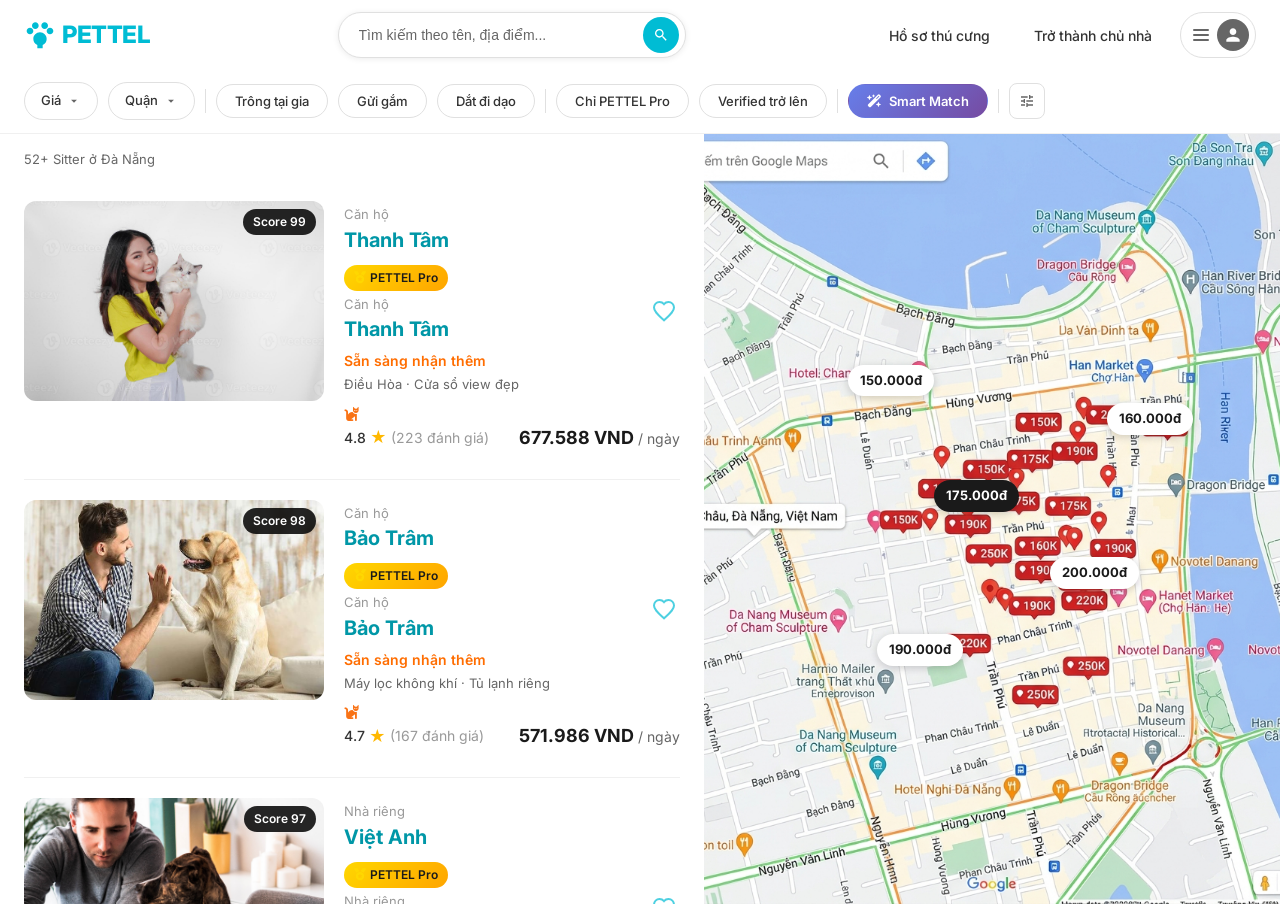
<file: index.html>
<!DOCTYPE html>
<html lang="vi">
<head>
  <meta charset="UTF-8">
  <meta name="viewport" content="width=device-width, initial-scale=1.0">
  <meta name="description" content="PETTEL - Nền tảng tìm kiếm dịch vụ chăm sóc thú cưng hàng đầu Việt Nam">
  <title>PETTEL - Tìm người chăm sóc thú cưng</title>
  <link href="https://cdnjs.cloudflare.com/ajax/libs/font-awesome/6.5.0/css/all.min.css" rel="stylesheet">
  <link rel="stylesheet" href="styles.css">
  <link rel="icon" href="data:image/svg+xml,<svg xmlns='http://www.w3.org/2000/svg' viewBox='0 0 100 100'><text y='.9em' font-size='90'>🐾</text></svg>">
  <script src="data.js"></script>
</head>
<body>

  <!-- ====== HEADER ====== -->
  <header class="header" id="header">
    <div class="header-top">
      <!-- Logo -->
      <a href="index.html" class="logo" id="logo">
        <span class="logo-icon">
          <svg viewBox="0 0 24 24" xmlns="http://www.w3.org/2000/svg">
            <path d="M4.5 11.5C5.88 11.5 7 10.38 7 9S5.88 6.5 4.5 6.5 2 7.62 2 9s1.12 2.5 2.5 2.5zm15 0C20.88 11.5 22 10.38 22 9s-1.12-2.5-2.5-2.5S17 7.62 17 9s1.12 2.5 2.5 2.5zm-11-4C9.88 7.5 11 6.38 11 5S9.88 2.5 8.5 2.5 6 3.62 6 5s1.12 2.5 2.5 2.5zm7 0C16.88 7.5 18 6.38 18 5s-1.12-2.5-2.5-2.5S13 3.62 13 5s1.12 2.5 2.5 2.5zM12 10c-2.76 0-5 2.24-5 5 0 2.05 1.24 3.81 3 4.58V22h4v-2.42c1.76-.77 3-2.53 3-4.58 0-2.76-2.24-5-5-5z"/>
          </svg>
        </span>
        PETTEL
      </a>

      <!-- Search Bar -->
      <div class="search-bar" id="search-bar">
        <input type="text" class="search-bar__input" id="search-input" placeholder="Tìm kiếm theo tên, địa điểm...">
        <button class="search-bar__btn" id="search-btn" aria-label="Tìm kiếm">
          <svg viewBox="0 0 24 24" xmlns="http://www.w3.org/2000/svg">
            <path d="M15.5 14h-.79l-.28-.27C15.41 12.59 16 11.11 16 9.5 16 5.91 13.09 3 9.5 3S3 5.91 3 9.5 5.91 16 9.5 16c1.61 0 3.09-.59 4.23-1.57l.27.28v.79l5 4.99L20.49 19l-4.99-5zm-6 0C7.01 14 5 11.99 5 9.5S7.01 5 9.5 5 14 7.01 14 9.5 11.99 14 9.5 14z"/>
          </svg>
        </button>
      </div>

      <!-- Right Side -->
      <div class="header-right">
        <a href="pet-profile.html" class="header-link" id="pet-profile-link">Hồ sơ thú cưng</a>
        <a href="#" class="become-host" id="become-host">Trở thành chủ nhà</a>
        <div class="user-menu" id="user-menu">
          <div class="user-menu__hamburger">
            <span></span><span></span><span></span>
          </div>
          <div class="user-menu__avatar">
            <svg viewBox="0 0 24 24" xmlns="http://www.w3.org/2000/svg">
              <path d="M12 12c2.21 0 4-1.79 4-4s-1.79-4-4-4-4 1.79-4 4 1.79 4 4 4zm0 2c-2.67 0-8 1.34-8 4v2h16v-2c0-2.66-5.33-4-8-4z" fill="white"/>
            </svg>
          </div>
        </div>
      </div>
    </div>

    <!-- Filter Bar -->
    <div class="filter-bar" id="filter-bar">
      <!-- Price Filter -->
      <div class="filter-dropdown-wrapper">
        <div class="filter-dropdown" id="filter-price-btn">
          <span id="filter-price-text">Giá</span>
          <svg viewBox="0 0 24 24"><path d="M7 10l5 5 5-5z"/></svg>
        </div>
        <div class="filter-dropdown-menu" id="filter-price-menu" style="display: none;">
          <div class="filter-dropdown-option" data-value="all">Tất cả mức giá</div>
          <div class="filter-dropdown-option" data-value="0-100">Dưới 100.000</div>
          <div class="filter-dropdown-option" data-value="100-200">100.000 – 200.000</div>
          <div class="filter-dropdown-option" data-value="200-300">200.000 – 300.000</div>
          <div class="filter-dropdown-option" data-value="300-400">300.000 – 400.000</div>
          <div class="filter-dropdown-option" data-value="400-500">400.000 – 500.000</div>
          <div class="filter-dropdown-option" data-value="500+">Trên 500.000</div>
        </div>
      </div>

      <!-- District Filter -->
      <div class="filter-dropdown-wrapper">
        <div class="filter-dropdown" id="filter-district-btn">
          <span id="filter-district-text">Quận</span>
          <svg viewBox="0 0 24 24"><path d="M7 10l5 5 5-5z"/></svg>
        </div>
        <div class="filter-dropdown-menu" id="filter-district-menu" style="display: none;">
          <div class="filter-dropdown-option" data-value="all">Tất cả quận</div>
          <div class="filter-dropdown-option" data-value="haichau">Hải Châu</div>
          <div class="filter-dropdown-option" data-value="camle">Cẩm Lệ</div>
          <div class="filter-dropdown-option" data-value="sontra">Sơn Trà</div>
          <div class="filter-dropdown-option" data-value="thanhkhe">Thanh Khê</div>
          <div class="filter-dropdown-option" data-value="lienchiều">Liên Chiểu</div>
          <div class="filter-dropdown-option" data-value="ngu hanh son">Ngũ Hành Sơn</div>
        </div>
      </div>

      <div class="filter-divider"></div>

      <button class="filter-pill filter-pill--inactive" id="filter-trongtaigia">Trông tại gia</button>
      <button class="filter-pill filter-pill--inactive" id="filter-guigam">Gửi gắm</button>
      <button class="filter-pill filter-pill--inactive" id="filter-datdidao">Dắt đi dạo</button>

      <div class="filter-divider"></div>

      <button class="filter-pill filter-pill--inactive" id="filter-pro-only">Chỉ PETTEL Pro</button>
      <button class="filter-pill filter-pill--inactive" id="filter-verified-plus">Verified trở lên</button>

      <div class="filter-divider"></div>

      <!-- Smart Match Toggle -->
      <div class="smart-match-container">
        <button class="filter-pill filter-pill--smart-match" id="smart-match-toggle">
          <i class="fa-solid fa-wand-magic-sparkles" style="margin-right: 4px;"></i> Smart Match
        </button>
        <div class="pet-selector-dropdown" id="pet-selector-dropdown" style="display: none;">
          <div class="pet-selector-header">
            <span>Chọn thú cưng</span>
          </div>
          <div class="pet-selector-list" id="pet-selector-list">
            <!-- Pet checkboxes will be loaded here -->
          </div>
          <div class="pet-selector-footer">
            <button class="pet-footer-btn pet-reset-btn" id="pet-reset-btn">Khôi phục</button>
            <button class="pet-footer-btn pet-apply-btn" id="pet-apply-btn">Áp dụng</button>
          </div>
        </div>
      </div>

      <div class="filter-divider"></div>

      <button class="filter-icon-btn" id="toggle-filters-btn" aria-label="Bộ lọc">
        <svg viewBox="0 0 24 24"><path d="M3 17v2h6v-2H3zM3 5v2h10V5H3zm10 16v-2h8v-2h-8v-2h-2v6h2zM7 9v2H3v2h4v2h2V9H7zm14 4v-2H11v2h10zm-6-4h2V7h4V5h-4V3h-2v6z"/></svg>
      </button>
    </div>

    <!-- Smart Match Banner -->
    <div class="smart-match-banner" id="smart-match-banner" style="display: none;">
      <span id="smart-match-text">Bộ lọc đang dựa trên hồ sơ của <strong id="selected-pet-name"></strong> <i class="fa-solid fa-cat"></i></span>
      <button class="smart-match-close" id="smart-match-close">×</button>
    </div>

    <!-- Advanced Filters Panel -->
    <div class="advanced-filters" id="advanced-filters">
      <div class="advanced-filters__content">
        
        <!-- Pet Type -->
        <div class="filter-group">
          <h3 class="filter-group__title">Loại thú cưng</h3>
          <div class="filter-group__options">
            <label class="filter-checkbox">
              <input type="checkbox" value="cat" data-filter="petType">
              <span class="filter-checkbox__label">Mèo</span>
            </label>
            <label class="filter-checkbox">
              <input type="checkbox" value="dog" data-filter="petType">
              <span class="filter-checkbox__label">Chó</span>
            </label>
          </div>
        </div>

        <!-- Personality -->
        <div class="filter-group">
          <h3 class="filter-group__title">Tính cách</h3>
          <div class="filter-group__options">
            <label class="filter-checkbox">
              <input type="checkbox" value="friendly" data-filter="personality">
              <span class="filter-checkbox__label">Thân thiện</span>
            </label>
            <label class="filter-checkbox">
              <input type="checkbox" value="shy" data-filter="personality">
              <span class="filter-checkbox__label">Nhút nhát</span>
            </label>
            <label class="filter-checkbox">
              <input type="checkbox" value="aggressive" data-filter="personality">
              <span class="filter-checkbox__label">Hung dữ</span>
            </label>
            <label class="filter-checkbox">
              <input type="checkbox" value="active" data-filter="personality">
              <span class="filter-checkbox__label">Năng động</span>
            </label>
          </div>
        </div>

        <!-- Special Needs -->
        <div class="filter-group">
          <h3 class="filter-group__title">Nhu cầu đặc biệt</h3>
          <div class="filter-group__options">
            <label class="filter-checkbox">
              <input type="checkbox" value="none" data-filter="specialNeeds">
              <span class="filter-checkbox__label">Không có</span>
            </label>
            <label class="filter-checkbox">
              <input type="checkbox" value="medical-care" data-filter="specialNeeds">
              <span class="filter-checkbox__label">Cần chăm sóc y tế</span>
            </label>
            <label class="filter-checkbox">
              <input type="checkbox" value="medication" data-filter="specialNeeds">
              <span class="filter-checkbox__label">Cần uống thuốc</span>
            </label>
            <label class="filter-checkbox">
              <input type="checkbox" value="senior-pet" data-filter="specialNeeds">
              <span class="filter-checkbox__label">Thú cưng lớn tuổi</span>
            </label>
          </div>
        </div>

        <!-- Experience Level -->
        <div class="filter-group">
          <h3 class="filter-group__title">Yêu cầu kinh nghiệm</h3>
          <div class="filter-group__options">
            <label class="filter-checkbox">
              <input type="checkbox" value="basic" data-filter="experienceLevel">
              <span class="filter-checkbox__label">Chăm sóc cơ bản</span>
            </label>
            <label class="filter-checkbox">
              <input type="checkbox" value="experienced-with-shy" data-filter="experienceLevel">
              <span class="filter-checkbox__label">Có kinh nghiệm với thú cưng nhút nhát</span>
            </label>
            <label class="filter-checkbox">
              <input type="checkbox" value="medical-experience" data-filter="experienceLevel">
              <span class="filter-checkbox__label">Có kinh nghiệm y tế</span>
            </label>
            <label class="filter-checkbox">
              <input type="checkbox" value="professional" data-filter="experienceLevel">
              <span class="filter-checkbox__label">Chuyên nghiệp</span>
            </label>
          </div>
        </div>

        <!-- Diet -->
        <div class="filter-group">
          <h3 class="filter-group__title">Chế độ ăn</h3>
          <div class="filter-group__options">
            <label class="filter-checkbox">
              <input type="checkbox" value="normal" data-filter="diet">
              <span class="filter-checkbox__label">Bình thường</span>
            </label>
            <label class="filter-checkbox">
              <input type="checkbox" value="strict-diet" data-filter="diet">
              <span class="filter-checkbox__label">Ăn kiêng nghiêm ngặt</span>
            </label>
            <label class="filter-checkbox">
              <input type="checkbox" value="restricted-food" data-filter="diet">
              <span class="filter-checkbox__label">Không ăn một số loại</span>
            </label>
          </div>
        </div>

        <!-- Environment -->
        <div class="filter-group">
          <h3 class="filter-group__title">Môi trường</h3>
          <div class="filter-group__options">
            <label class="filter-checkbox">
              <input type="checkbox" value="indoor-only" data-filter="environment">
              <span class="filter-checkbox__label">Chỉ ở trong nhà</span>
            </label>
            <label class="filter-checkbox">
              <input type="checkbox" value="can-go-outside" data-filter="environment">
              <span class="filter-checkbox__label">Có thể ra ngoài</span>
            </label>
          </div>
        </div>

        <!-- Availability -->
        <div class="filter-group">
          <h3 class="filter-group__title">Thời gian rảnh</h3>
          <div class="filter-group__options">
            <label class="filter-checkbox">
              <input type="checkbox" value="morning" data-filter="availability">
              <span class="filter-checkbox__label">Buổi sáng</span>
            </label>
            <label class="filter-checkbox">
              <input type="checkbox" value="afternoon" data-filter="availability">
              <span class="filter-checkbox__label">Buổi chiều</span>
            </label>
            <label class="filter-checkbox">
              <input type="checkbox" value="all-day" data-filter="availability">
              <span class="filter-checkbox__label">Cả ngày</span>
            </label>
          </div>
        </div>

        <!-- Filter Actions -->
        <div class="filter-actions">
          <button class="filter-actions__clear" id="clear-filters-btn">Xóa tất cả</button>
          <button class="filter-actions__apply" id="apply-filters-btn">Áp dụng</button>
        </div>

      </div>
    </div>
  </header>

  <!-- ====== MAIN CONTENT ====== -->
  <main class="main-layout" id="main">
    <!-- Loading Overlay -->
    <div class="loading-overlay" id="loading-overlay" style="display: none;">
      <div class="loading-spinner"></div>
      <p>Đang tải...</p>
    </div>

    <!-- Listings Panel -->
    <div class="listings-panel" id="listings-panel">
      <div class="listings-count" id="listings-count">Đang tải...</div>
      
      <!-- Dynamic Listings will be inserted here -->
      <div id="listings-container"></div>

      <!-- No Results Message -->
      <div class="no-results" id="no-results" style="display: none;">
        <svg viewBox="0 0 24 24" xmlns="http://www.w3.org/2000/svg">
          <path d="M12 2C6.48 2 2 6.48 2 12s4.48 10 10 10 10-4.48 10-10S17.52 2 12 2zm1 15h-2v-2h2v2zm0-4h-2V7h2v6z"/>
        </svg>
        <h3>Không tìm thấy kết quả</h3>
        <p>Hãy thử thay đổi bộ lọc để xem thêm sitter</p>
      </div>
    </div>

    <!-- Map Panel -->
    <div class="map-panel" id="map-panel">
      <img src="images/danang_map.png" alt="Bản đồ Đà Nẵng">
      <!-- Price Markers on Map -->
      <div class="map-marker" style="top: 30%; left: 25%;">150.000đ</div>
      <div class="map-marker map-marker--active" style="top: 45%; left: 40%;">175.000đ</div>
      <div class="map-marker" style="top: 55%; left: 60%;">200.000đ</div>
      <div class="map-marker" style="top: 35%; left: 70%;">160.000đ</div>
      <div class="map-marker" style="top: 65%; left: 30%;">190.000đ</div>
    </div>

  </main>

  <script src="script.js"></script>
</body>
</html>
</file>
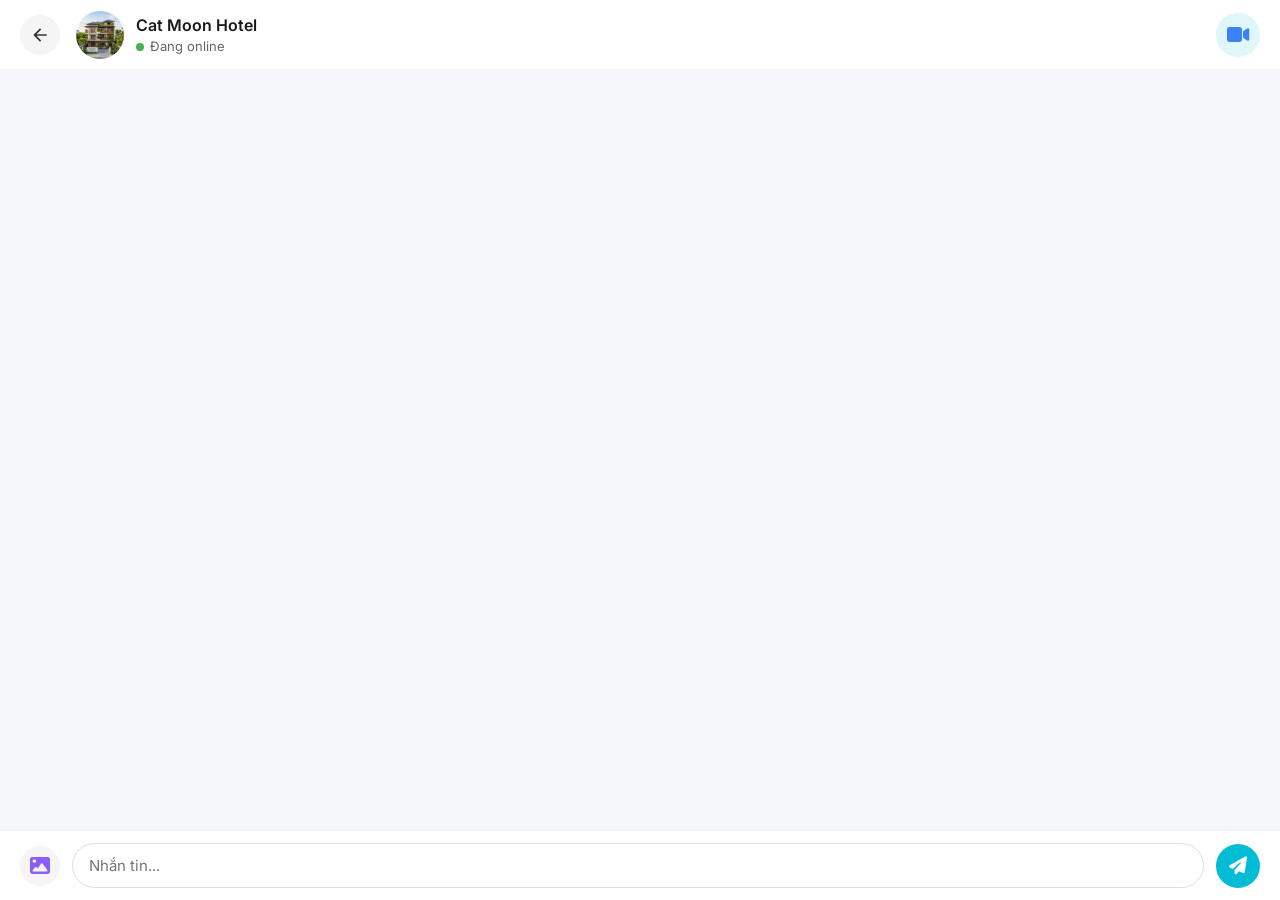
<file: chat.html>
<!DOCTYPE html>
<html lang="vi">
<head>
  <meta charset="UTF-8">
  <meta name="viewport" content="width=device-width, initial-scale=1.0">
  <meta name="description" content="Chat - PETTEL">
  <title>Chat | PETTEL</title>
  <link href="https://cdnjs.cloudflare.com/ajax/libs/font-awesome/6.5.0/css/all.min.css" rel="stylesheet">
  <link rel="stylesheet" href="styles.css">
  <link rel="icon" href="data:image/svg+xml,<svg xmlns='http://www.w3.org/2000/svg' viewBox='0 0 100 100'><text y='.9em' font-size='90'>🐾</text></svg>">
  <script src="data.js"></script>
</head>
<body>

  <!-- Chat Header -->
  <div class="chat-header" id="chat-header">
    <a href="detail.html" class="chat-back-btn" id="back-btn">
      <svg viewBox="0 0 24 24" xmlns="http://www.w3.org/2000/svg">
        <path d="M20 11H7.83l5.59-5.59L12 4l-8 8 8 8 1.41-1.41L7.83 13H20v-2z"/>
      </svg>
    </a>
    <div class="chat-header-info">
      <div class="chat-avatar">
        <img src="images/pet_hotel_building.png" alt="Sitter Avatar">
      </div>
      <div class="chat-header-text">
        <div class="chat-sitter-name" id="chat-sitter-name">Cat Moon Hotel</div>
        <div class="chat-online-status">
          <span class="online-dot"></span> Đang online
        </div>
      </div>
    </div>
    <div class="chat-header-actions">
      <button class="chat-action-btn" id="video-call-btn" title="Gọi video">
        <i class="fa-solid fa-video"></i>
      </button>
      <button class="chat-action-btn" id="live-cam-btn" title="Xem cam trực tiếp" style="display: none;">
        <i class="fa-solid fa-camera"></i>
      </button>
    </div>
  </div>

  <!-- Chat Messages -->
  <div class="chat-container" id="chat-container">
    <div class="chat-messages" id="chat-messages">
      <!-- Messages will be added dynamically -->
    </div>
  </div>

  <!-- Chat Input -->
  <div class="chat-input-container">
    <button class="chat-attach-btn" title="Đính kèm ảnh">
      <i class="fa-solid fa-image"></i>
    </button>
    <input type="text" class="chat-input" placeholder="Nhắn tin..." id="chat-input">
    <button class="chat-send-btn" id="chat-send-btn">
      <i class="fa-solid fa-paper-plane"></i>
    </button>
  </div>

  <script>
    // Load sitter data from URL
    function getQueryParam(param) {
      const urlParams = new URLSearchParams(window.location.search);
      return urlParams.get(param);
    }

    function loadChatData() {
      const sitterId = parseInt(getQueryParam('id')) || 3;
      
      if (typeof sittersData !== 'undefined') {
        const sitter = sittersData.find(s => s.id === sitterId);
        
        if (sitter) {
          document.getElementById('chat-sitter-name').textContent = sitter.name;
          document.title = `Chat với ${sitter.name} | PETTEL`;
          
          // Show live cam button only if liveUpdates is true
          if (sitter.verifiedDetails && sitter.verifiedDetails.liveUpdates) {
            document.getElementById('live-cam-btn').style.display = 'block';
          }
          
          // Map sitter ID to correct detail page
          let detailPage = 'detail.html';
          if (sitterId === 1) {
            detailPage = 'detail-dotung.html';
          } else if (sitterId === 2) {
            detailPage = 'detail-minhnhat.html';
          } else if (sitterId === 3) {
            detailPage = 'detail.html';
          } else if (sitterId === 51) {
            detailPage = 'detail-baotram.html';
          } else if (sitterId === 52) {
            detailPage = 'detail-baotram-house.html';
          }
          
          // Update back button
          document.getElementById('back-btn').href = detailPage;
        }
      }
    }

    // Video call button
    document.getElementById('video-call-btn').addEventListener('click', () => {
      const sitterId = parseInt(getQueryParam('id')) || 3;
      window.location.href = `videocall.html?id=${sitterId}`;
    });

    // Live cam button
    document.getElementById('live-cam-btn').addEventListener('click', () => {
      const sitterId = parseInt(getQueryParam('id')) || 3;
      window.location.href = `livecam.html?id=${sitterId}`;
    });

    // Pet status responses with images
    const petResponses = [
      { text: 'miu đang chơi với em', image: 'images/miu đang chơi với em.jpg' },
      { text: 'Miu đang chơi với chó em chị ạ', image: 'images/Miu đang chơi với chó em chị ạ.jpg' },
      { text: 'miu đang đi dạo', image: 'images/miu đang đi dạo.jpg' },
      { text: 'Miu đang chơi với mun', image: 'images/Miu đang chơi với mun.jpg' }
    ];

    // Send message with auto-reply
    document.getElementById('chat-send-btn').addEventListener('click', () => {
      const input = document.getElementById('chat-input');
      const message = input.value.trim();
      
      if (message) {
        const messagesContainer = document.getElementById('chat-messages');
        const now = new Date();
        const time = `${now.getHours()}:${now.getMinutes().toString().padStart(2, '0')}`;
        
        // Add user message
        const messageDiv = document.createElement('div');
        messageDiv.className = 'chat-message chat-message--owner';
        messageDiv.innerHTML = `
          <div class="message-content">
            <div class="message-text">${message}</div>
            <div class="message-time">${time}</div>
          </div>
        `;
        
        messagesContainer.appendChild(messageDiv);
        input.value = '';
        
        // Scroll to bottom
        messagesContainer.scrollTop = messagesContainer.scrollHeight;
        
        // Auto-reply after 1-2 seconds with random pet status
        setTimeout(() => {
          const randomResponse = petResponses[Math.floor(Math.random() * petResponses.length)];
          const replyTime = new Date();
          const replyTimeStr = `${replyTime.getHours()}:${replyTime.getMinutes().toString().padStart(2, '0')}`;
          
          // Add photo message from sitter
          const replyDiv = document.createElement('div');
          replyDiv.className = 'chat-message chat-message--sitter';
          replyDiv.innerHTML = `
            <div class="message-content">
              <div class="message-photo-card">
                <img src="${randomResponse.image}" alt="${randomResponse.text}">
                <div class="message-photo-caption">${randomResponse.text} · ${replyTimeStr}</div>
              </div>
            </div>
          `;
          
          messagesContainer.appendChild(replyDiv);
          messagesContainer.scrollTop = messagesContainer.scrollHeight;
        }, 1000 + Math.random() * 1000); // Random delay between 1-2 seconds
      }
    });

    // Enter key to send
    document.getElementById('chat-input').addEventListener('keypress', (e) => {
      if (e.key === 'Enter') {
        document.getElementById('chat-send-btn').click();
      }
    });

    // Initialize
    if (document.readyState === 'loading') {
      document.addEventListener('DOMContentLoaded', loadChatData);
    } else {
      loadChatData();
    }
  </script>
</body>
</html>
</file>
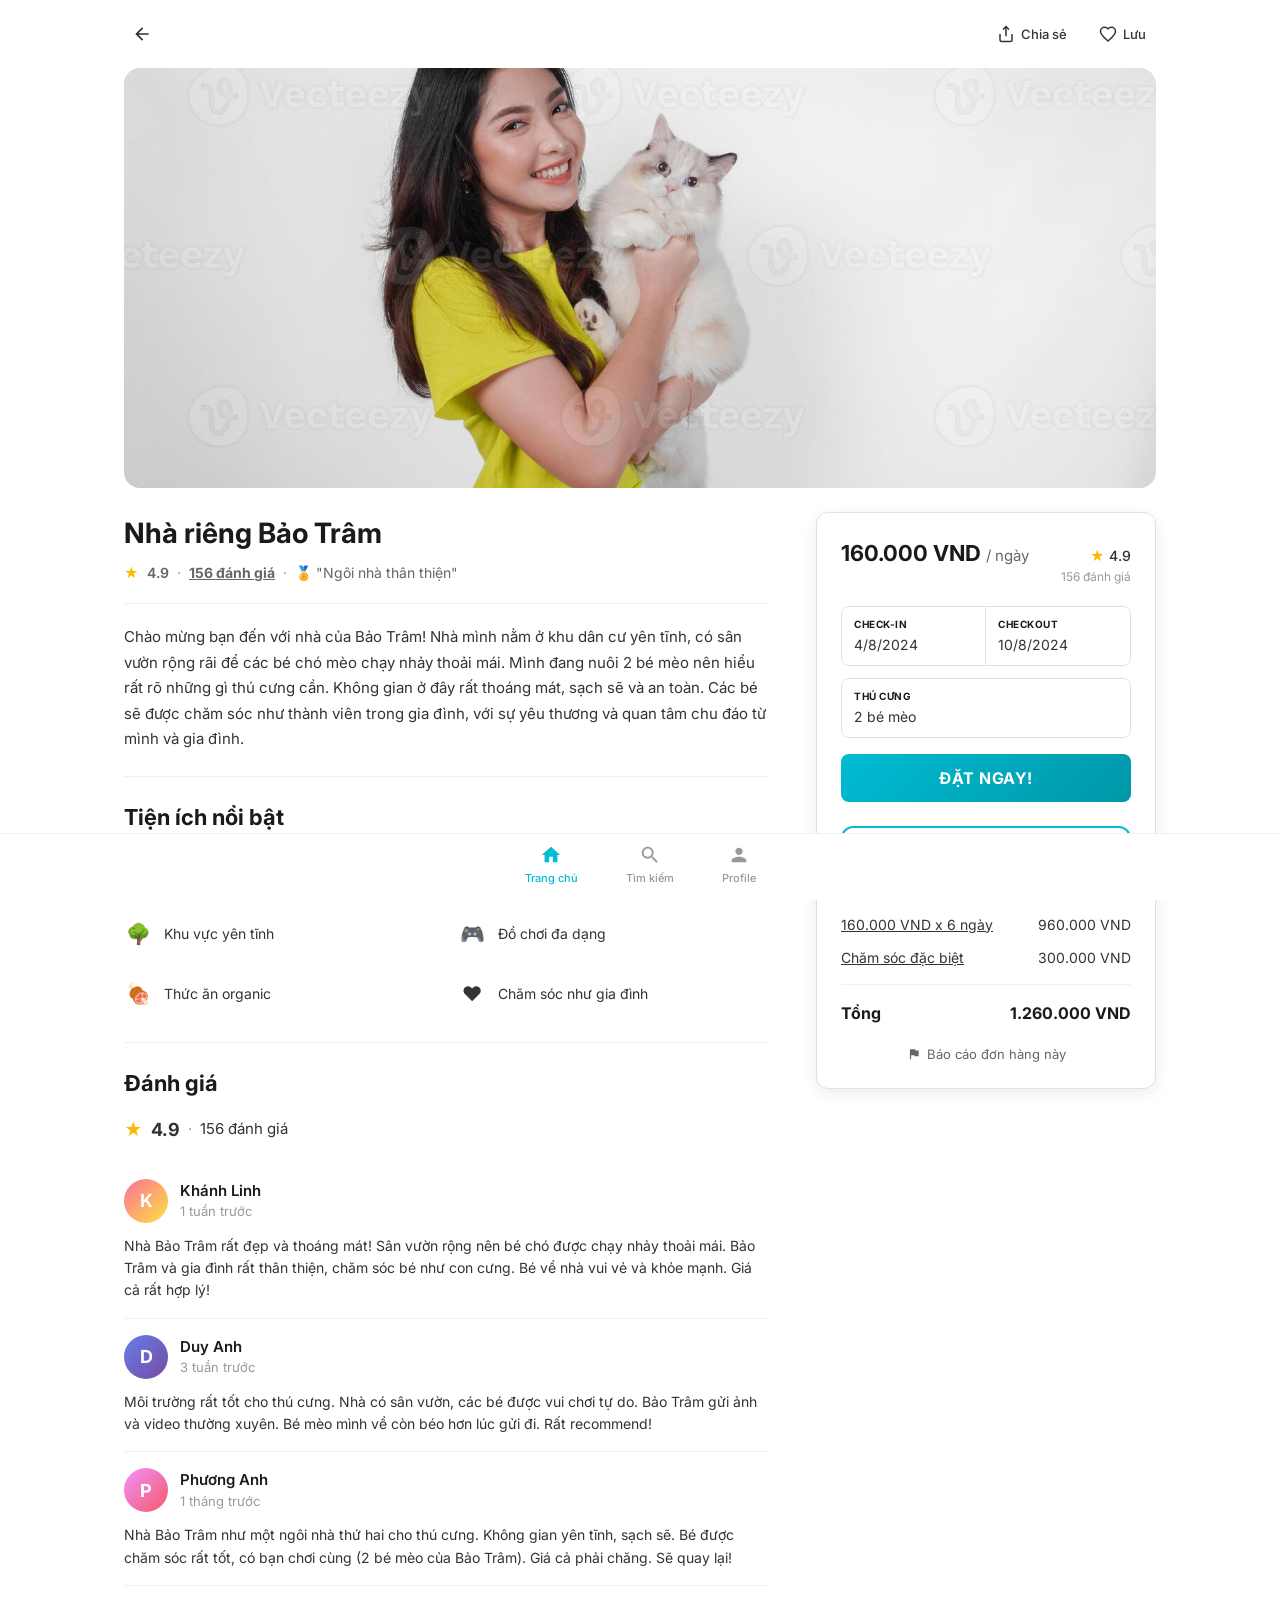
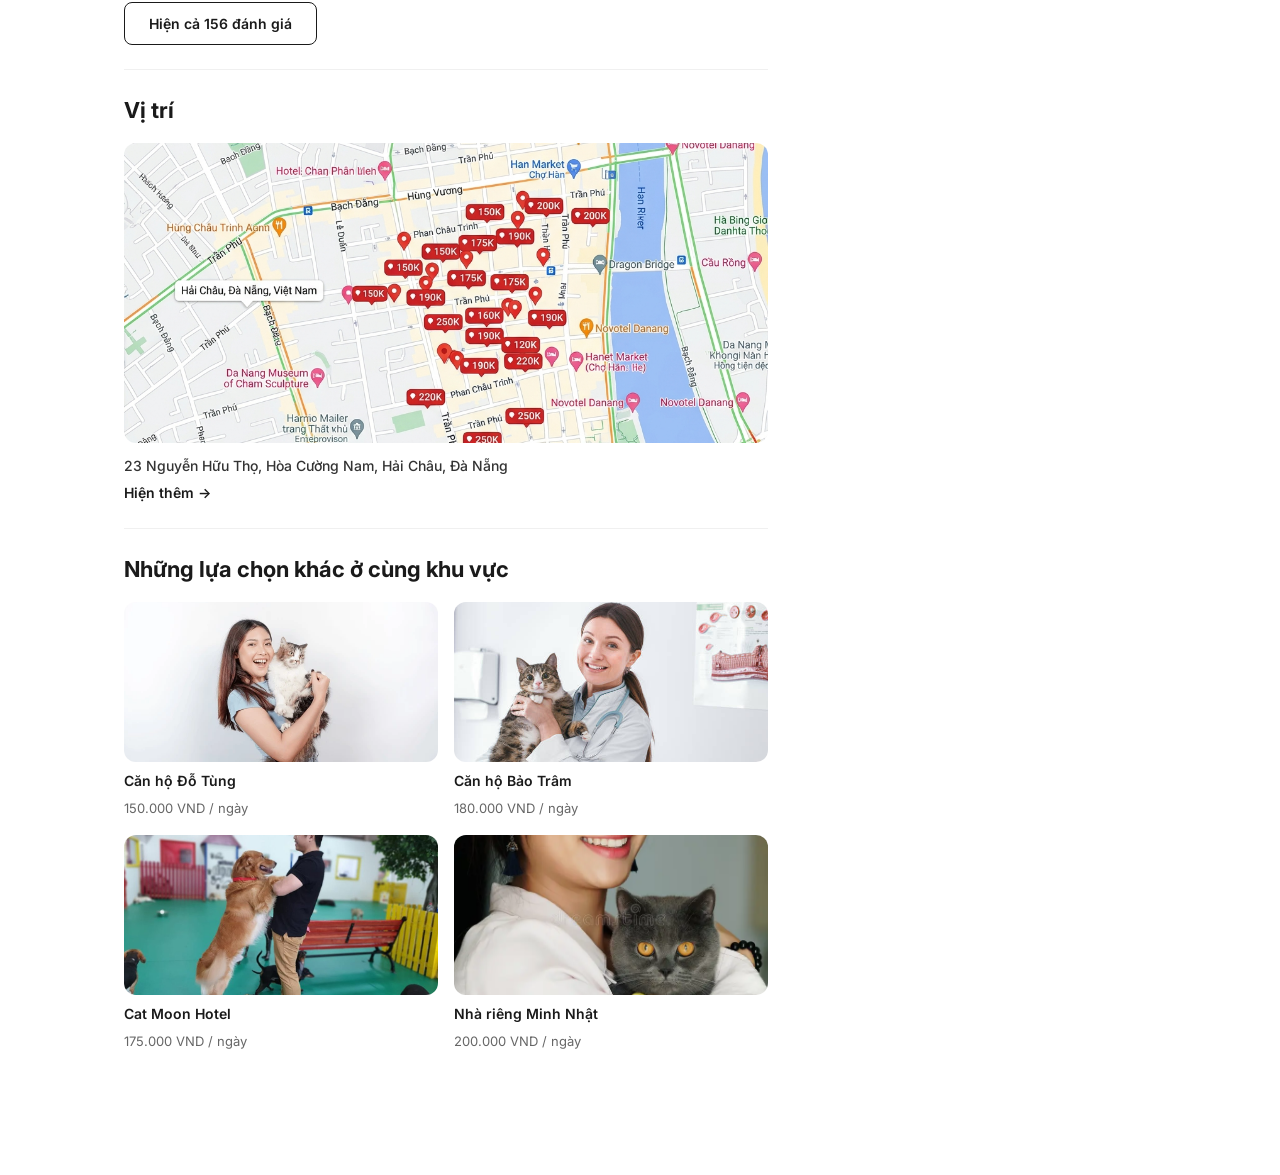
<file: detail-baotram-house.html>
<!DOCTYPE html>
<html lang="vi">
<head>
  <meta charset="UTF-8">
  <meta name="viewport" content="width=device-width, initial-scale=1.0">
  <meta name="description" content="Nhà riêng Bảo Trâm - Không gian thoải mái cho thú cưng tại Đà Nẵng">
  <title>Nhà riêng Bảo Trâm | PETTEL</title>
  <link href="https://cdnjs.cloudflare.com/ajax/libs/font-awesome/6.5.0/css/all.min.css" rel="stylesheet">
  <link rel="stylesheet" href="styles.css">
  <link rel="icon" href="data:image/svg+xml,<svg xmlns='http://www.w3.org/2000/svg' viewBox='0 0 100 100'><text y='.9em' font-size='90'>🐾</text></svg>">
</head>
<body>

  <!-- ====== DETAIL HEADER ====== -->
  <header class="detail-header" id="detail-header">
    <a href="index.html" class="detail-header__back" id="back-btn" aria-label="Quay lại">
      <svg viewBox="0 0 24 24" xmlns="http://www.w3.org/2000/svg">
        <path d="M20 11H7.83l5.59-5.59L12 4l-8 8 8 8 1.41-1.41L7.83 13H20v-2z"/>
      </svg>
    </a>
    <div class="detail-header__actions">
      <button class="detail-header__action-btn" id="share-btn">
        <svg viewBox="0 0 24 24" fill="none" stroke="currentColor" stroke-width="2">
          <path d="M4 12v8a2 2 0 002 2h12a2 2 0 002-2v-8M16 6l-4-4-4 4M12 2v13"/>
        </svg>
        Chia sẻ
      </button>
      <button class="detail-header__action-btn" id="save-btn">
        <svg viewBox="0 0 24 24" fill="none" stroke="currentColor" stroke-width="2">
          <path d="M12 21.35l-1.45-1.32C5.4 15.36 2 12.28 2 8.5 2 5.42 4.42 3 7.5 3c1.74 0 3.41.81 4.5 2.09C13.09 3.81 14.76 3 16.5 3 19.58 3 22 5.42 22 8.5c0 3.78-3.4 6.86-8.55 11.54L12 21.35z"/>
        </svg>
        Lưu
      </button>
    </div>
  </header>

  <!-- ====== DETAIL PAGE ====== -->
  <div class="detail-page" id="detail-page">

    <!-- Hero Image -->
    <div class="detail-hero" id="detail-hero">
      <img src="Pet sister/smiling-young-asian-woman-in-yellow-shirt-is-holding-a-white-ragdoll-cat-over-isolated-white-background-photo.jpg" alt="Nhà riêng Bảo Trâm - Trông giữ thú cưng">
    </div>

    <!-- 2-Column Layout -->
    <div class="detail-body">

      <!-- Left Column: Content -->
      <div class="detail-content">

        <!-- Title -->
        <div class="detail-title" id="detail-title">
          <h1>Nhà riêng Bảo Trâm</h1>
          <div class="detail-title__meta">
            <span class="star">★</span>
            <span style="font-weight: 600;">4.9</span>
            <span class="dot">·</span>
            <a href="#reviews"><strong>156 đánh giá</strong></a>
            <span class="dot">·</span>
            <span>🏅 "Ngôi nhà thân thiện"</span>
          </div>
        </div>

        <!-- Description -->
        <div class="detail-description" id="detail-description">
          <p>
            Chào mừng bạn đến với nhà của Bảo Trâm! Nhà mình nằm ở khu dân cư yên tĩnh, 
            có sân vườn rộng rãi để các bé chó mèo chạy nhảy thoải mái. Mình đang nuôi 
            2 bé mèo nên hiểu rất rõ những gì thú cưng cần. Không gian ở đây rất thoáng 
            mát, sạch sẽ và an toàn. Các bé sẽ được chăm sóc như thành viên trong gia 
            đình, với sự yêu thương và quan tâm chu đáo từ mình và gia đình.
          </p>
        </div>

        <!-- Amenities -->
        <div class="detail-amenities" id="detail-amenities">
          <h2>Tiện ích nổi bật</h2>
          <div class="amenities-grid">
            <div class="amenity-item">
              <div class="icon">🏡</div>
              <span>Nhà riêng có sân vườn</span>
            </div>
            <div class="amenity-item">
              <div class="icon">🐱</div>
              <span>Có 2 bé mèo thân thiện</span>
            </div>
            <div class="amenity-item">
              <div class="icon">🌳</div>
              <span>Khu vực yên tĩnh</span>
            </div>
            <div class="amenity-item">
              <div class="icon">🎮</div>
              <span>Đồ chơi đa dạng</span>
            </div>
            <div class="amenity-item">
              <div class="icon">🍖</div>
              <span>Thức ăn organic</span>
            </div>
            <div class="amenity-item">
              <div class="icon">❤️</div>
              <span>Chăm sóc như gia đình</span>
            </div>
          </div>
        </div>

        <!-- Reviews -->
        <div class="detail-reviews" id="reviews">
          <h2>Đánh giá</h2>
          <div class="reviews-summary">
            <span class="star">★</span>
            <span class="score">4.9</span>
            <span class="dot" style="color: #999;">·</span>
            <span>156 đánh giá</span>
          </div>

          <!-- Review 1 -->
          <div class="review-card" id="review-1">
            <div class="review-card__header">
              <div class="review-card__avatar">
                <div style="width:100%;height:100%;background:linear-gradient(135deg,#fa709a,#fee140);display:flex;align-items:center;justify-content:center;color:white;font-weight:700;font-size:18px;">K</div>
              </div>
              <div class="review-card__info">
                <div class="name">Khánh Linh</div>
                <div class="date">1 tuần trước</div>
              </div>
            </div>
            <div class="review-card__content">
              Nhà Bảo Trâm rất đẹp và thoáng mát! Sân vườn rộng nên bé chó được chạy 
              nhảy thoải mái. Bảo Trâm và gia đình rất thân thiện, chăm sóc bé như con 
              cưng. Bé về nhà vui vẻ và khỏe mạnh. Giá cả rất hợp lý!
            </div>
          </div>

          <!-- Review 2 -->
          <div class="review-card" id="review-2">
            <div class="review-card__header">
              <div class="review-card__avatar">
                <div style="width:100%;height:100%;background:linear-gradient(135deg,#667eea,#764ba2);display:flex;align-items:center;justify-content:center;color:white;font-weight:700;font-size:18px;">D</div>
              </div>
              <div class="review-card__info">
                <div class="name">Duy Anh</div>
                <div class="date">3 tuần trước</div>
              </div>
            </div>
            <div class="review-card__content">
              Môi trường rất tốt cho thú cưng. Nhà có sân vườn, các bé được vui chơi 
              tự do. Bảo Trâm gửi ảnh và video thường xuyên. Bé mèo mình về còn béo 
              hơn lúc gửi đi. Rất recommend!
            </div>
          </div>

          <!-- Review 3 -->
          <div class="review-card" id="review-3">
            <div class="review-card__header">
              <div class="review-card__avatar">
                <div style="width:100%;height:100%;background:linear-gradient(135deg,#f093fb,#f5576c);display:flex;align-items:center;justify-content:center;color:white;font-weight:700;font-size:18px;">P</div>
              </div>
              <div class="review-card__info">
                <div class="name">Phương Anh</div>
                <div class="date">1 tháng trước</div>
              </div>
            </div>
            <div class="review-card__content">
              Nhà Bảo Trâm như một ngôi nhà thứ hai cho thú cưng. Không gian yên tĩnh, 
              sạch sẽ. Bé được chăm sóc rất tốt, có bạn chơi cùng (2 bé mèo của Bảo Trâm). 
              Giá cả phải chăng. Sẽ quay lại!
            </div>
          </div>

          <button class="btn-all-reviews" id="btn-all-reviews">Hiện cả 156 đánh giá</button>
        </div>

        <!-- Location -->
        <div class="detail-location" id="detail-location">
          <h2>Vị trí</h2>
          <div class="location-map">
            <img src="images/danang_map.png" alt="Bản đồ vị trí Nhà riêng Bảo Trâm">
          </div>
          <div class="location-address">23 Nguyễn Hữu Thọ, Hòa Cường Nam, Hải Châu, Đà Nẵng</div>
          <button class="location-show-more">Hiện thêm →</button>
        </div>

        <!-- Suggestions -->
        <div class="detail-suggestions" id="detail-suggestions">
          <h2>Những lựa chọn khác ở cùng khu vực</h2>
          <div class="suggestions-grid">
            <a href="detail-dotung.html" class="suggestion-card" id="suggestion-1">
              <div class="suggestion-card__image">
                <img src="Pet sister/portrait-young-asian-woman-holding-600nw-2344067699.webp" alt="Căn hộ Đỗ Tùng">
              </div>
              <div class="suggestion-card__name">Căn hộ Đỗ Tùng</div>
              <div class="suggestion-card__price">150.000 VND / ngày</div>
            </a>
            <a href="detail-baotram.html" class="suggestion-card" id="suggestion-2">
              <div class="suggestion-card__image">
                <img src="Pet sister/istockphoto-1171217979-612x612.jpg" alt="Căn hộ Bảo Trâm">
              </div>
              <div class="suggestion-card__name">Căn hộ Bảo Trâm</div>
              <div class="suggestion-card__price">180.000 VND / ngày</div>
            </a>
            <a href="detail.html" class="suggestion-card" id="suggestion-3">
              <div class="suggestion-card__image">
                <img src="Pet sister/Brunos-Play-Center-1000x750.jpg" alt="Cat Moon Hotel">
              </div>
              <div class="suggestion-card__name">Cat Moon Hotel</div>
              <div class="suggestion-card__price">175.000 VND / ngày</div>
            </a>
            <a href="detail-minhnhat.html" class="suggestion-card" id="suggestion-4">
              <div class="suggestion-card__image">
                <img src="Pet sister/portrait-beautiful-chinese-young-girl-hug-her-cute-british-shorthair-cat-who-has-amazing-orange-eyes-home-sunny-afternoon-141149436.webp" alt="Nhà riêng Minh Nhật">
              </div>
              <div class="suggestion-card__name">Nhà riêng Minh Nhật</div>
              <div class="suggestion-card__price">200.000 VND / ngày</div>
            </a>
          </div>
        </div>

      </div><!-- end .detail-content -->

      <!-- Right Column: Booking Widget -->
      <aside class="booking-widget" id="booking-widget">
        <div class="booking-widget__header">
          <div class="booking-widget__price">160.000 VND <span>/ ngày</span></div>
          <div class="booking-widget__rating">
            <div class="booking-widget__rating-top">
              <span class="star">★</span> 4.9
            </div>
            <div class="booking-widget__rating-count">156 đánh giá</div>
          </div>
        </div>

        <div class="booking-widget__dates">
          <div class="booking-widget__date-field">
            <label>Check-in</label>
            <span>4/8/2024</span>
          </div>
          <div class="booking-widget__date-field">
            <label>Checkout</label>
            <span>10/8/2024</span>
          </div>
        </div>

        <div class="booking-widget__pet-field">
          <label>Thú cưng</label>
          <span>2 bé mèo</span>
        </div>

        <button class="booking-widget__cta" id="booking-cta">ĐẶT NGAY!</button>
        <button class="booking-widget__chat-btn" id="chat-btn"><i class="fa-solid fa-comment"></i> Nhắn tin với sitter</button>
        <div class="booking-widget__note">Phương thức thanh toán tùy ý</div>

        <div class="booking-widget__breakdown">
          <div class="booking-widget__line">
            <span>160.000 VND x 6 ngày</span>
            <span>960.000 VND</span>
          </div>
          <div class="booking-widget__line">
            <span>Chăm sóc đặc biệt</span>
            <span>300.000 VND</span>
          </div>
        </div>

        <div class="booking-widget__total">
          <span>Tổng</span>
          <span>1.260.000 VND</span>
        </div>

        <div class="booking-widget__report">
          <svg viewBox="0 0 24 24"><path d="M14.4 6L14 4H5v17h2v-7h5.6l.4 2h7V6h-5.6z"/></svg>
          Báo cáo đơn hàng này
        </div>
      </aside>

    </div><!-- end .detail-body -->

  </div>

  <!-- ====== BOTTOM NAVIGATION ====== -->
  <nav class="bottom-nav" id="bottom-nav">
    <a href="index.html" class="bottom-nav__item bottom-nav__item--active" id="nav-home">
      <svg viewBox="0 0 24 24" fill="currentColor">
        <path d="M10 20v-6h4v6h5v-8h3L12 3 2 12h3v8z"/>
      </svg>
      Trang chủ
    </a>
    <a href="#" class="bottom-nav__item" id="nav-search">
      <svg viewBox="0 0 24 24" fill="currentColor">
        <path d="M15.5 14h-.79l-.28-.27C15.41 12.59 16 11.11 16 9.5 16 5.91 13.09 3 9.5 3S3 5.91 3 9.5 5.91 16 9.5 16c1.61 0 3.09-.59 4.23-1.57l.27.28v.79l5 4.99L20.49 19l-4.99-5zm-6 0C7.01 14 5 11.99 5 9.5S7.01 5 9.5 5 14 7.01 14 9.5 11.99 14 9.5 14z"/>
      </svg>
      Tìm kiếm
    </a>
    <a href="#" class="bottom-nav__item" id="nav-profile">
      <svg viewBox="0 0 24 24" fill="currentColor">
        <path d="M12 12c2.21 0 4-1.79 4-4s-1.79-4-4-4-4 1.79-4 4 1.79 4 4 4zm0 2c-2.67 0-8 1.34-8 4v2h16v-2c0-2.66-5.33-4-8-4z"/>
      </svg>
      Profile
    </a>
  </nav>

  <script>
    // Chat button handler
    const chatBtn = document.getElementById('chat-btn');
    if (chatBtn) {
      chatBtn.addEventListener('click', () => {
        // Using sitter ID 52 for Bảo Trâm (house)
        window.location.href = 'chat.html?id=52';
      });
    }
  </script>

</body>
</html>
</file>
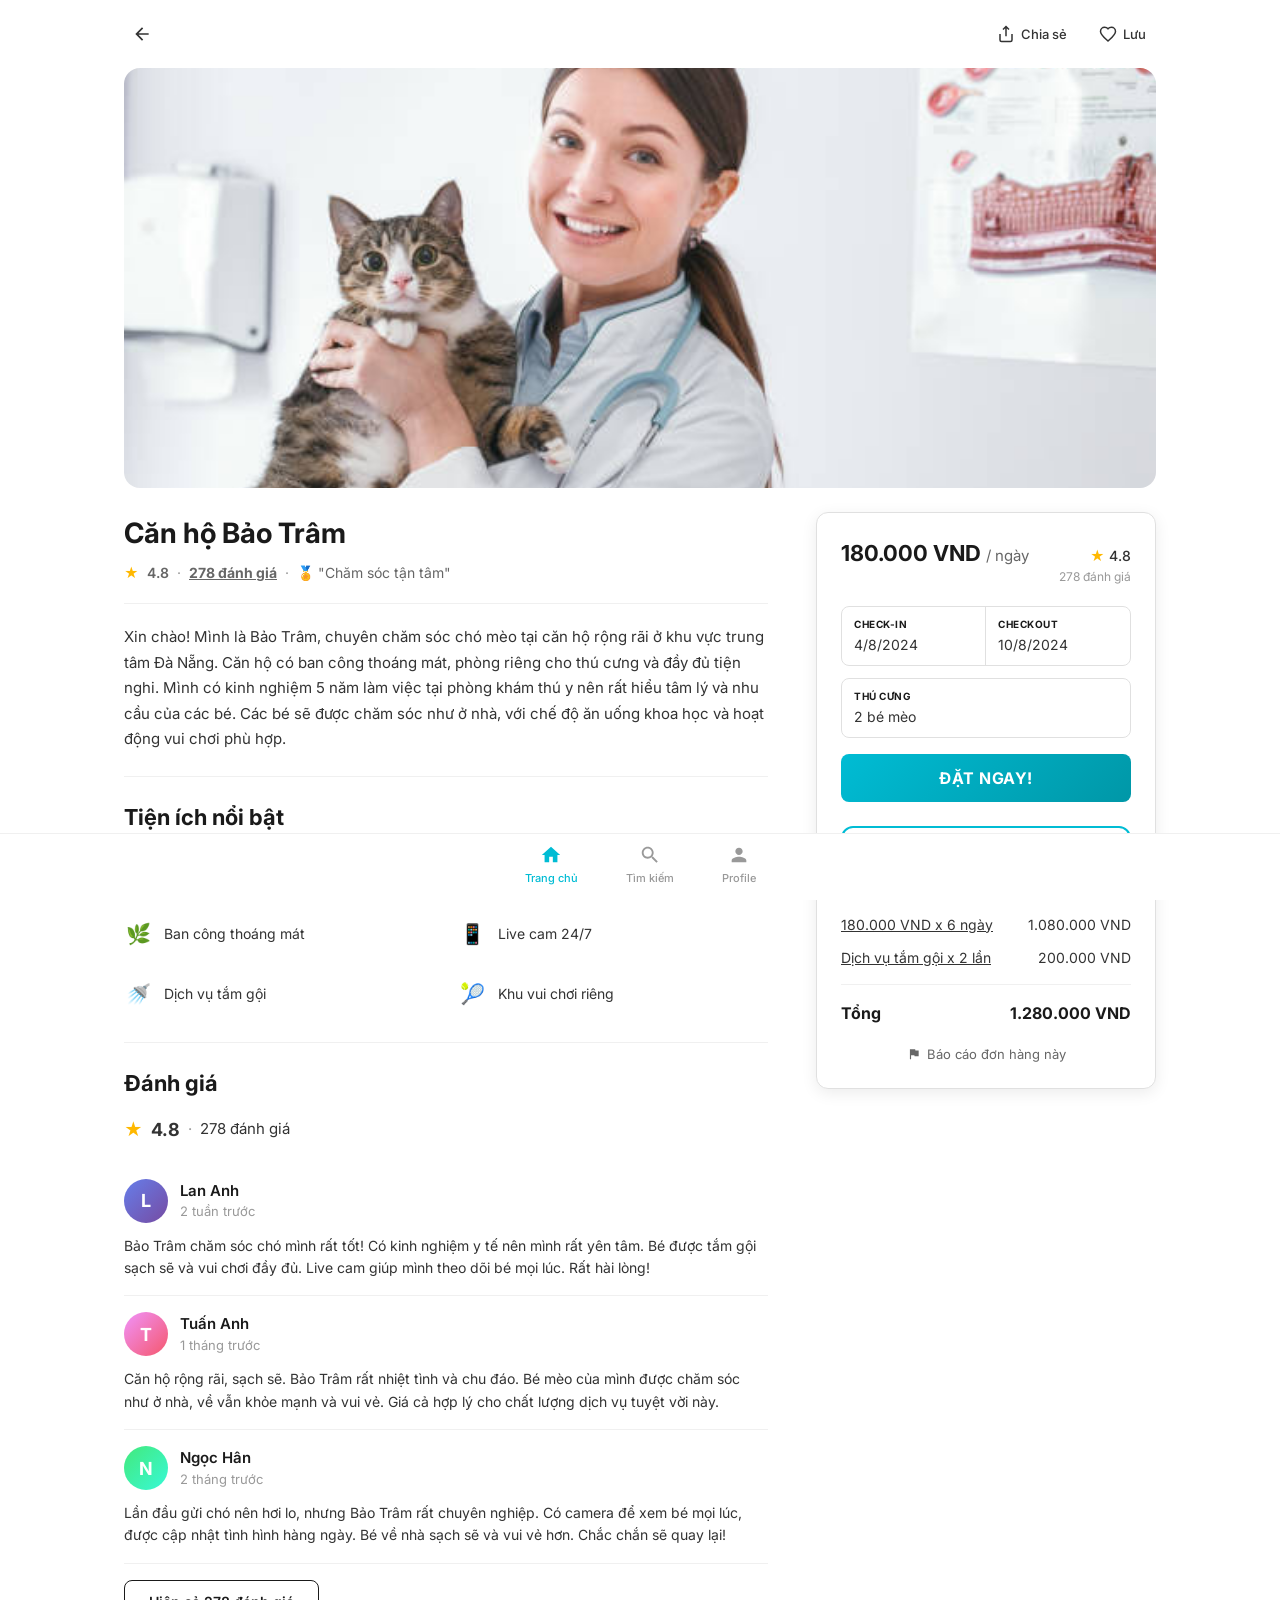
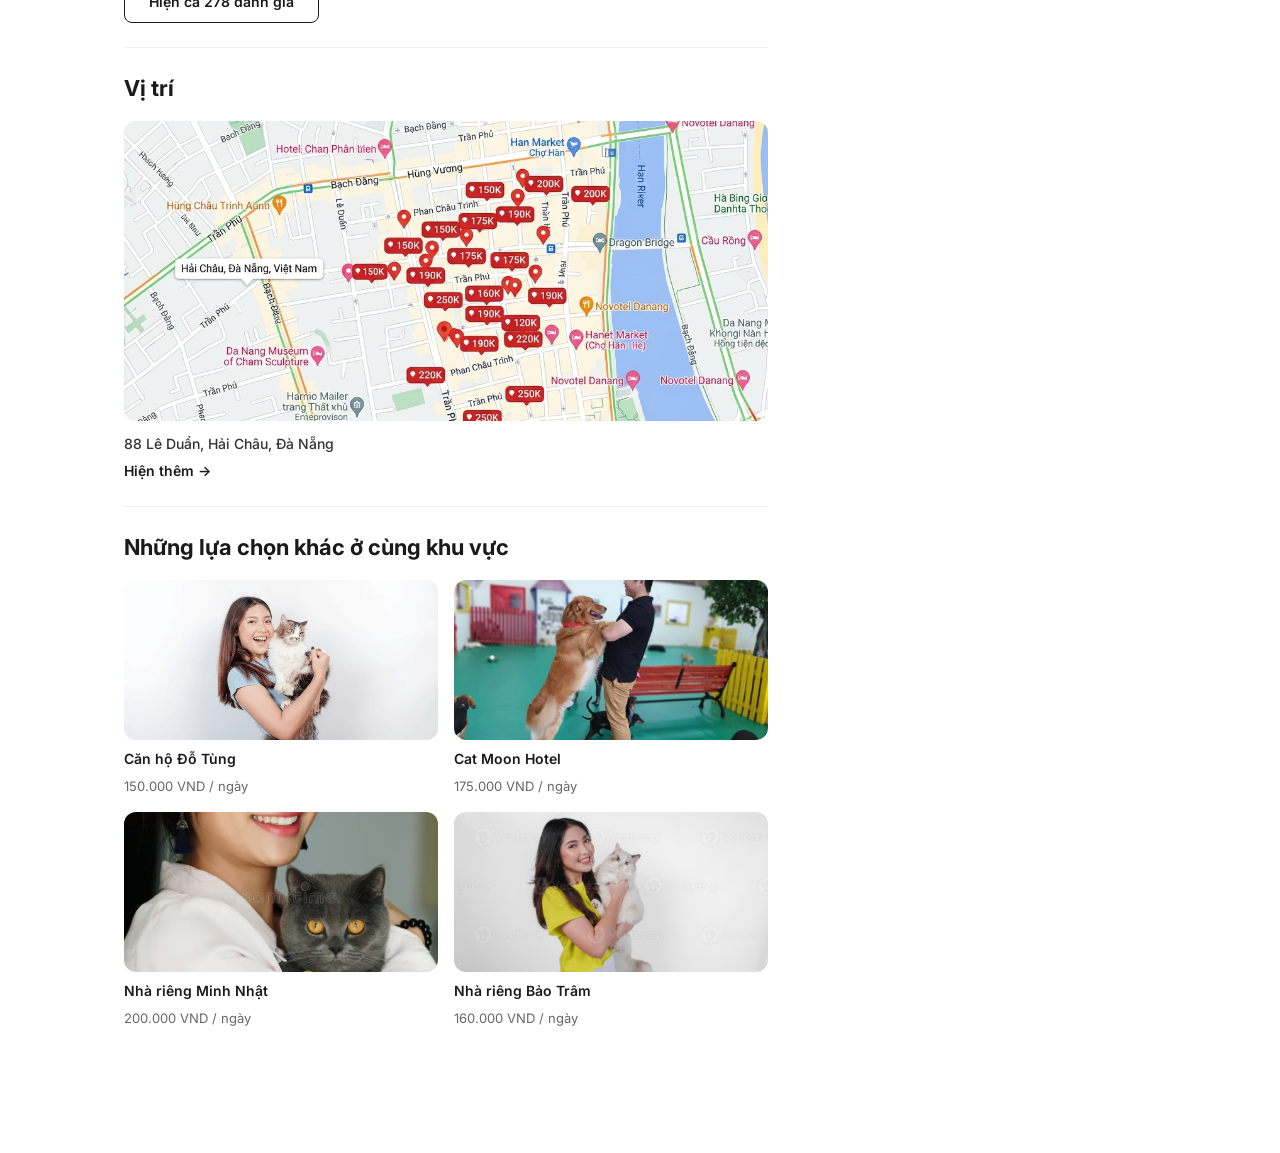
<file: detail-baotram.html>
<!DOCTYPE html>
<html lang="vi">
<head>
  <meta charset="UTF-8">
  <meta name="viewport" content="width=device-width, initial-scale=1.0">
  <meta name="description" content="Căn hộ Bảo Trâm - Dịch vụ trông giữ thú cưng chuyên nghiệp tại Đà Nẵng">
  <title>Căn hộ Bảo Trâm | PETTEL</title>
  <link href="https://cdnjs.cloudflare.com/ajax/libs/font-awesome/6.5.0/css/all.min.css" rel="stylesheet">
  <link rel="stylesheet" href="styles.css">
  <link rel="icon" href="data:image/svg+xml,<svg xmlns='http://www.w3.org/2000/svg' viewBox='0 0 100 100'><text y='.9em' font-size='90'>🐾</text></svg>">
</head>
<body>

  <!-- ====== DETAIL HEADER ====== -->
  <header class="detail-header" id="detail-header">
    <a href="index.html" class="detail-header__back" id="back-btn" aria-label="Quay lại">
      <svg viewBox="0 0 24 24" xmlns="http://www.w3.org/2000/svg">
        <path d="M20 11H7.83l5.59-5.59L12 4l-8 8 8 8 1.41-1.41L7.83 13H20v-2z"/>
      </svg>
    </a>
    <div class="detail-header__actions">
      <button class="detail-header__action-btn" id="share-btn">
        <svg viewBox="0 0 24 24" fill="none" stroke="currentColor" stroke-width="2">
          <path d="M4 12v8a2 2 0 002 2h12a2 2 0 002-2v-8M16 6l-4-4-4 4M12 2v13"/>
        </svg>
        Chia sẻ
      </button>
      <button class="detail-header__action-btn" id="save-btn">
        <svg viewBox="0 0 24 24" fill="none" stroke="currentColor" stroke-width="2">
          <path d="M12 21.35l-1.45-1.32C5.4 15.36 2 12.28 2 8.5 2 5.42 4.42 3 7.5 3c1.74 0 3.41.81 4.5 2.09C13.09 3.81 14.76 3 16.5 3 19.58 3 22 5.42 22 8.5c0 3.78-3.4 6.86-8.55 11.54L12 21.35z"/>
        </svg>
        Lưu
      </button>
    </div>
  </header>

  <!-- ====== DETAIL PAGE ====== -->
  <div class="detail-page" id="detail-page">

    <!-- Hero Image -->
    <div class="detail-hero" id="detail-hero">
      <img src="Pet sister/istockphoto-1171217979-612x612.jpg" alt="Căn hộ Bảo Trâm - Trông giữ thú cưng">
    </div>

    <!-- 2-Column Layout -->
    <div class="detail-body">

      <!-- Left Column: Content -->
      <div class="detail-content">

        <!-- Title -->
        <div class="detail-title" id="detail-title">
          <h1>Căn hộ Bảo Trâm</h1>
          <div class="detail-title__meta">
            <span class="star">★</span>
            <span style="font-weight: 600;">4.8</span>
            <span class="dot">·</span>
            <a href="#reviews"><strong>278 đánh giá</strong></a>
            <span class="dot">·</span>
            <span>🏅 "Chăm sóc tận tâm"</span>
          </div>
        </div>

        <!-- Description -->
        <div class="detail-description" id="detail-description">
          <p>
            Xin chào! Mình là Bảo Trâm, chuyên chăm sóc chó mèo tại căn hộ rộng rãi ở 
            khu vực trung tâm Đà Nẵng. Căn hộ có ban công thoáng mát, phòng riêng cho 
            thú cưng và đầy đủ tiện nghi. Mình có kinh nghiệm 5 năm làm việc tại phòng 
            khám thú y nên rất hiểu tâm lý và nhu cầu của các bé. Các bé sẽ được chăm 
            sóc như ở nhà, với chế độ ăn uống khoa học và hoạt động vui chơi phù hợp.
          </p>
        </div>

        <!-- Amenities -->
        <div class="detail-amenities" id="detail-amenities">
          <h2>Tiện ích nổi bật</h2>
          <div class="amenities-grid">
            <div class="amenity-item">
              <div class="icon">🐕</div>
              <span>Nhận cả chó và mèo</span>
            </div>
            <div class="amenity-item">
              <div class="icon">🏥</div>
              <span>Kinh nghiệm y tế</span>
            </div>
            <div class="amenity-item">
              <div class="icon">🌿</div>
              <span>Ban công thoáng mát</span>
            </div>
            <div class="amenity-item">
              <div class="icon">📱</div>
              <span>Live cam 24/7</span>
            </div>
            <div class="amenity-item">
              <div class="icon">🚿</div>
              <span>Dịch vụ tắm gội</span>
            </div>
            <div class="amenity-item">
              <div class="icon">🎾</div>
              <span>Khu vui chơi riêng</span>
            </div>
          </div>
        </div>

        <!-- Reviews -->
        <div class="detail-reviews" id="reviews">
          <h2>Đánh giá</h2>
          <div class="reviews-summary">
            <span class="star">★</span>
            <span class="score">4.8</span>
            <span class="dot" style="color: #999;">·</span>
            <span>278 đánh giá</span>
          </div>

          <!-- Review 1 -->
          <div class="review-card" id="review-1">
            <div class="review-card__header">
              <div class="review-card__avatar">
                <div style="width:100%;height:100%;background:linear-gradient(135deg,#667eea,#764ba2);display:flex;align-items:center;justify-content:center;color:white;font-weight:700;font-size:18px;">L</div>
              </div>
              <div class="review-card__info">
                <div class="name">Lan Anh</div>
                <div class="date">2 tuần trước</div>
              </div>
            </div>
            <div class="review-card__content">
              Bảo Trâm chăm sóc chó mình rất tốt! Có kinh nghiệm y tế nên mình rất yên tâm. 
              Bé được tắm gội sạch sẽ và vui chơi đầy đủ. Live cam giúp mình theo dõi bé 
              mọi lúc. Rất hài lòng!
            </div>
          </div>

          <!-- Review 2 -->
          <div class="review-card" id="review-2">
            <div class="review-card__header">
              <div class="review-card__avatar">
                <div style="width:100%;height:100%;background:linear-gradient(135deg,#f093fb,#f5576c);display:flex;align-items:center;justify-content:center;color:white;font-weight:700;font-size:18px;">T</div>
              </div>
              <div class="review-card__info">
                <div class="name">Tuấn Anh</div>
                <div class="date">1 tháng trước</div>
              </div>
            </div>
            <div class="review-card__content">
              Căn hộ rộng rãi, sạch sẽ. Bảo Trâm rất nhiệt tình và chu đáo. 
              Bé mèo của mình được chăm sóc như ở nhà, về vẫn khỏe mạnh và vui vẻ. 
              Giá cả hợp lý cho chất lượng dịch vụ tuyệt vời này.
            </div>
          </div>

          <!-- Review 3 -->
          <div class="review-card" id="review-3">
            <div class="review-card__header">
              <div class="review-card__avatar">
                <div style="width:100%;height:100%;background:linear-gradient(135deg,#43e97b,#38f9d7);display:flex;align-items:center;justify-content:center;color:white;font-weight:700;font-size:18px;">N</div>
              </div>
              <div class="review-card__info">
                <div class="name">Ngọc Hân</div>
                <div class="date">2 tháng trước</div>
              </div>
            </div>
            <div class="review-card__content">
              Lần đầu gửi chó nên hơi lo, nhưng Bảo Trâm rất chuyên nghiệp. 
              Có camera để xem bé mọi lúc, được cập nhật tình hình hàng ngày. 
              Bé về nhà sạch sẽ và vui vẻ hơn. Chắc chắn sẽ quay lại!
            </div>
          </div>

          <button class="btn-all-reviews" id="btn-all-reviews">Hiện cả 278 đánh giá</button>
        </div>

        <!-- Location -->
        <div class="detail-location" id="detail-location">
          <h2>Vị trí</h2>
          <div class="location-map">
            <img src="images/danang_map.png" alt="Bản đồ vị trí Căn hộ Bảo Trâm">
          </div>
          <div class="location-address">88 Lê Duẩn, Hải Châu, Đà Nẵng</div>
          <button class="location-show-more">Hiện thêm →</button>
        </div>

        <!-- Suggestions -->
        <div class="detail-suggestions" id="detail-suggestions">
          <h2>Những lựa chọn khác ở cùng khu vực</h2>
          <div class="suggestions-grid">
            <a href="detail-dotung.html" class="suggestion-card" id="suggestion-1">
              <div class="suggestion-card__image">
                <img src="Pet sister/portrait-young-asian-woman-holding-600nw-2344067699.webp" alt="Căn hộ Đỗ Tùng">
              </div>
              <div class="suggestion-card__name">Căn hộ Đỗ Tùng</div>
              <div class="suggestion-card__price">150.000 VND / ngày</div>
            </a>
            <a href="detail.html" class="suggestion-card" id="suggestion-2">
              <div class="suggestion-card__image">
                <img src="Pet sister/Brunos-Play-Center-1000x750.jpg" alt="Cat Moon Hotel">
              </div>
              <div class="suggestion-card__name">Cat Moon Hotel</div>
              <div class="suggestion-card__price">175.000 VND / ngày</div>
            </a>
            <a href="detail-minhnhat.html" class="suggestion-card" id="suggestion-3">
              <div class="suggestion-card__image">
                <img src="Pet sister/portrait-beautiful-chinese-young-girl-hug-her-cute-british-shorthair-cat-who-has-amazing-orange-eyes-home-sunny-afternoon-141149436.webp" alt="Nhà riêng Minh Nhật">
              </div>
              <div class="suggestion-card__name">Nhà riêng Minh Nhật</div>
              <div class="suggestion-card__price">200.000 VND / ngày</div>
            </a>
            <a href="detail-baotram-house.html" class="suggestion-card" id="suggestion-4">
              <div class="suggestion-card__image">
                <img src="Pet sister/smiling-young-asian-woman-in-yellow-shirt-is-holding-a-white-ragdoll-cat-over-isolated-white-background-photo.jpg" alt="Nhà riêng Bảo Trâm">
              </div>
              <div class="suggestion-card__name">Nhà riêng Bảo Trâm</div>
              <div class="suggestion-card__price">160.000 VND / ngày</div>
            </a>
          </div>
        </div>

      </div><!-- end .detail-content -->

      <!-- Right Column: Booking Widget -->
      <aside class="booking-widget" id="booking-widget">
        <div class="booking-widget__header">
          <div class="booking-widget__price">180.000 VND <span>/ ngày</span></div>
          <div class="booking-widget__rating">
            <div class="booking-widget__rating-top">
              <span class="star">★</span> 4.8
            </div>
            <div class="booking-widget__rating-count">278 đánh giá</div>
          </div>
        </div>

        <div class="booking-widget__dates">
          <div class="booking-widget__date-field">
            <label>Check-in</label>
            <span>4/8/2024</span>
          </div>
          <div class="booking-widget__date-field">
            <label>Checkout</label>
            <span>10/8/2024</span>
          </div>
        </div>

        <div class="booking-widget__pet-field">
          <label>Thú cưng</label>
          <span>2 bé mèo</span>
        </div>

        <button class="booking-widget__cta" id="booking-cta">ĐẶT NGAY!</button>
        <button class="booking-widget__chat-btn" id="chat-btn"><i class="fa-solid fa-comment"></i> Nhắn tin với sitter</button>
        <div class="booking-widget__note">Phương thức thanh toán tùy ý</div>

        <div class="booking-widget__breakdown">
          <div class="booking-widget__line">
            <span>180.000 VND x 6 ngày</span>
            <span>1.080.000 VND</span>
          </div>
          <div class="booking-widget__line">
            <span>Dịch vụ tắm gội x 2 lần</span>
            <span>200.000 VND</span>
          </div>
        </div>

        <div class="booking-widget__total">
          <span>Tổng</span>
          <span>1.280.000 VND</span>
        </div>

        <div class="booking-widget__report">
          <svg viewBox="0 0 24 24"><path d="M14.4 6L14 4H5v17h2v-7h5.6l.4 2h7V6h-5.6z"/></svg>
          Báo cáo đơn hàng này
        </div>
      </aside>

    </div><!-- end .detail-body -->

  </div>

  <!-- ====== BOTTOM NAVIGATION ====== -->
  <nav class="bottom-nav" id="bottom-nav">
    <a href="index.html" class="bottom-nav__item bottom-nav__item--active" id="nav-home">
      <svg viewBox="0 0 24 24" fill="currentColor">
        <path d="M10 20v-6h4v6h5v-8h3L12 3 2 12h3v8z"/>
      </svg>
      Trang chủ
    </a>
    <a href="#" class="bottom-nav__item" id="nav-search">
      <svg viewBox="0 0 24 24" fill="currentColor">
        <path d="M15.5 14h-.79l-.28-.27C15.41 12.59 16 11.11 16 9.5 16 5.91 13.09 3 9.5 3S3 5.91 3 9.5 5.91 16 9.5 16c1.61 0 3.09-.59 4.23-1.57l.27.28v.79l5 4.99L20.49 19l-4.99-5zm-6 0C7.01 14 5 11.99 5 9.5S7.01 5 9.5 5 14 7.01 14 9.5 11.99 14 9.5 14z"/>
      </svg>
      Tìm kiếm
    </a>
    <a href="#" class="bottom-nav__item" id="nav-profile">
      <svg viewBox="0 0 24 24" fill="currentColor">
        <path d="M12 12c2.21 0 4-1.79 4-4s-1.79-4-4-4-4 1.79-4 4 1.79 4 4 4zm0 2c-2.67 0-8 1.34-8 4v2h16v-2c0-2.66-5.33-4-8-4z"/>
      </svg>
      Profile
    </a>
  </nav>

  <script>
    // Chat button handler
    const chatBtn = document.getElementById('chat-btn');
    if (chatBtn) {
      chatBtn.addEventListener('click', () => {
        // Using sitter ID 51 for Bảo Trâm (apartment)
        window.location.href = 'chat.html?id=51';
      });
    }
  </script>

</body>
</html>
</file>
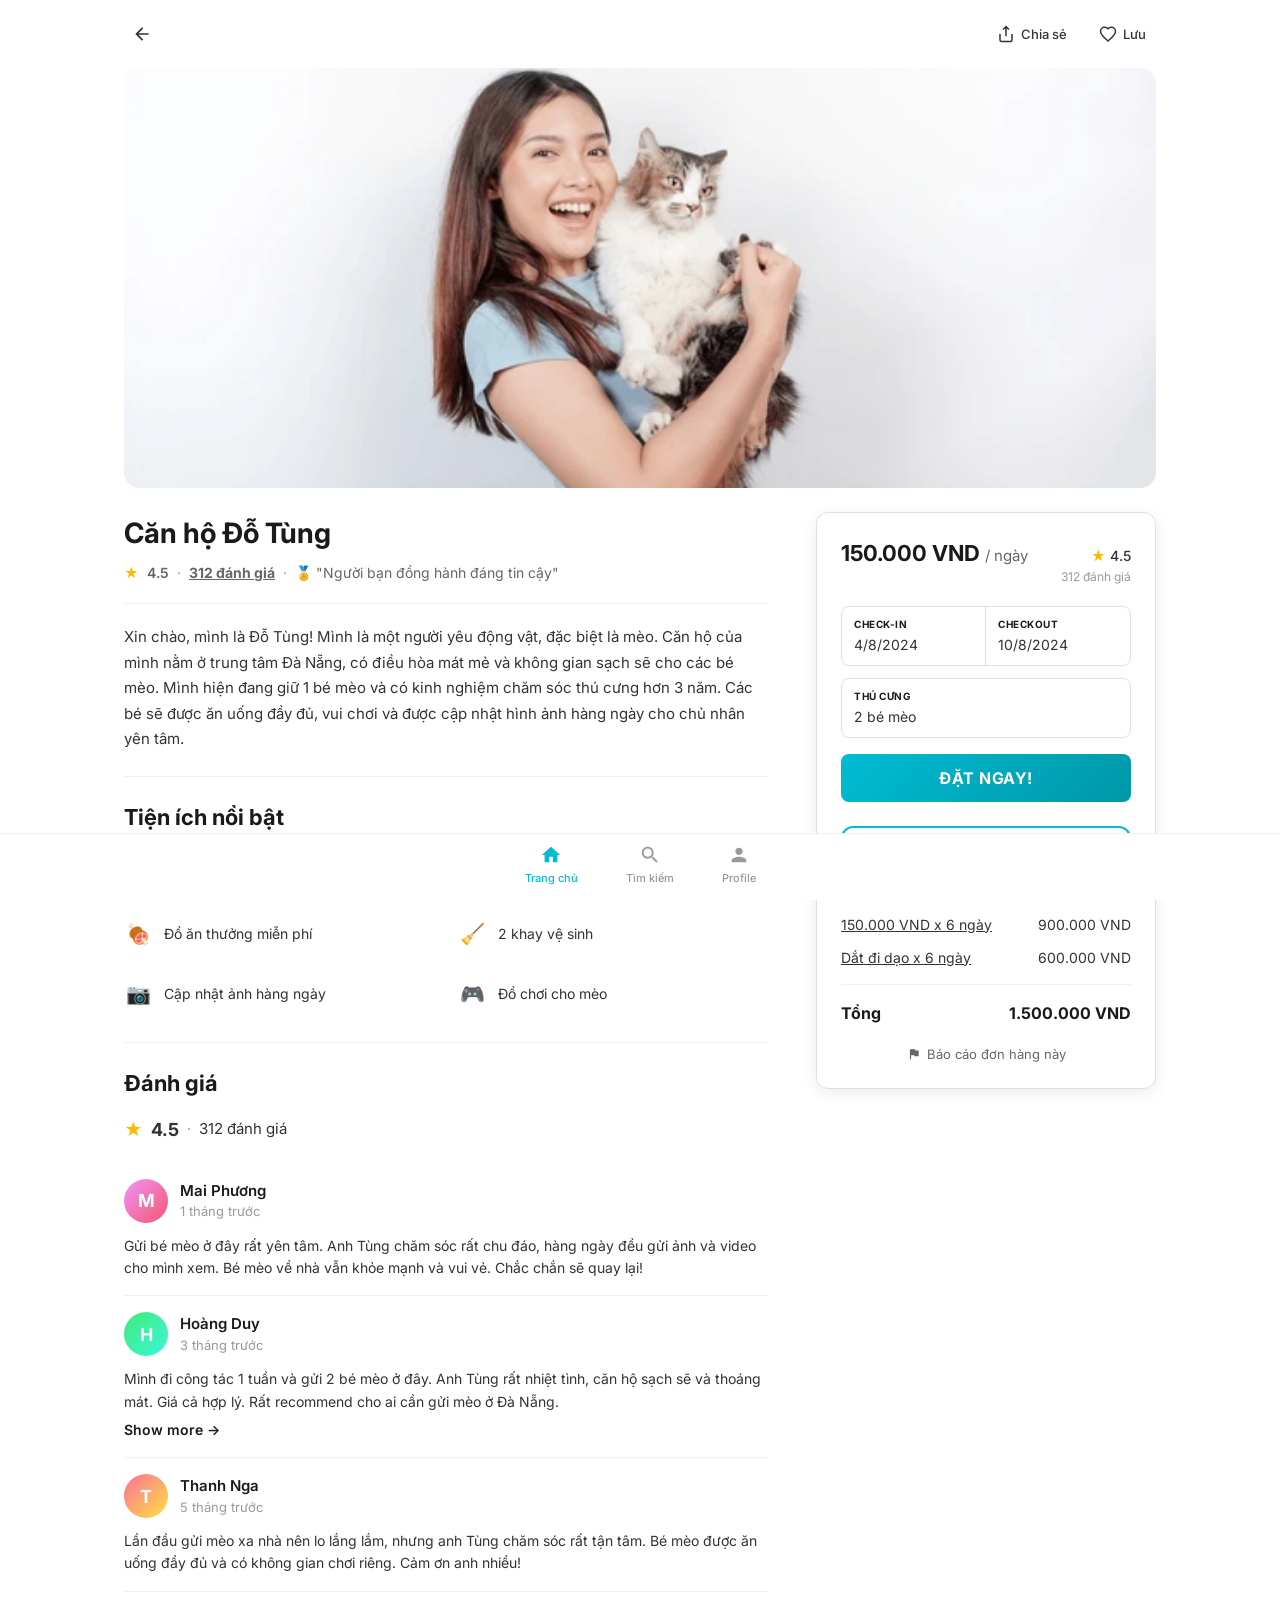
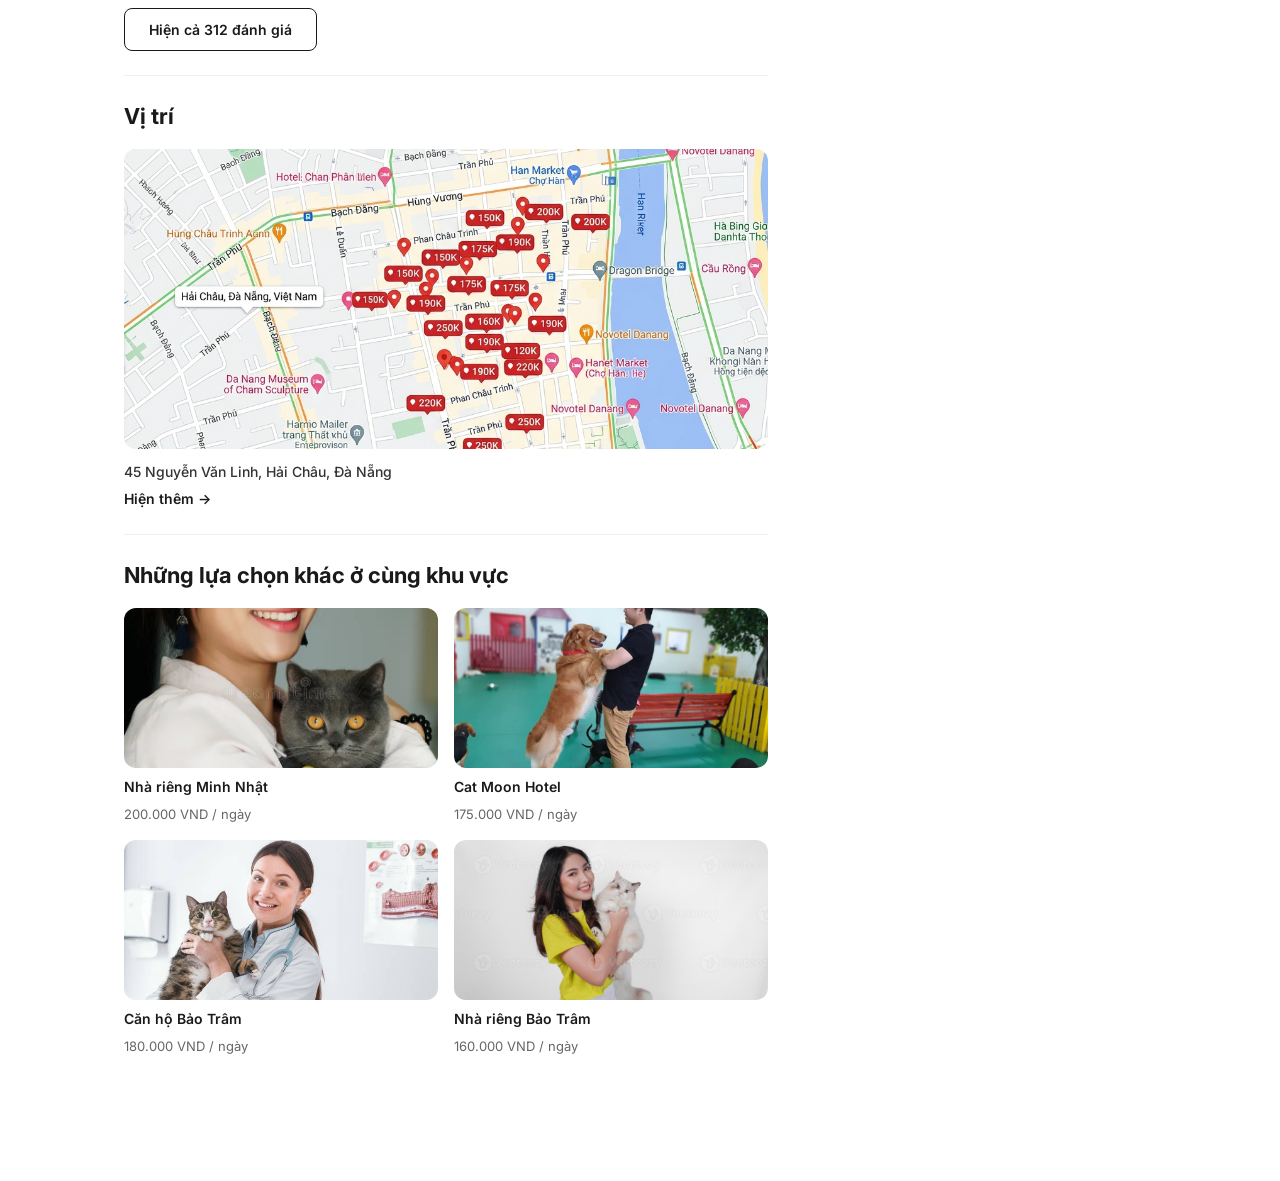
<file: detail-dotung.html>
<!DOCTYPE html>
<html lang="vi">
<head>
  <meta charset="UTF-8">
  <meta name="viewport" content="width=device-width, initial-scale=1.0">
  <meta name="description" content="Căn hộ Đỗ Tùng - Dịch vụ trông giữ mèo tại gia ở Đà Nẵng">
  <title>Căn hộ Đỗ Tùng | PETTEL</title>
  <link rel="stylesheet" href="styles.css">
  <link rel="icon" href="data:image/svg+xml,<svg xmlns='http://www.w3.org/2000/svg' viewBox='0 0 100 100'><text y='.9em' font-size='90'>🐾</text></svg>">
</head>
<body>

  <!-- ====== DETAIL HEADER ====== -->
  <header class="detail-header" id="detail-header">
    <a href="index.html" class="detail-header__back" id="back-btn" aria-label="Quay lại">
      <svg viewBox="0 0 24 24" xmlns="http://www.w3.org/2000/svg">
        <path d="M20 11H7.83l5.59-5.59L12 4l-8 8 8 8 1.41-1.41L7.83 13H20v-2z"/>
      </svg>
    </a>
    <div class="detail-header__actions">
      <button class="detail-header__action-btn" id="share-btn">
        <svg viewBox="0 0 24 24" fill="none" stroke="currentColor" stroke-width="2">
          <path d="M4 12v8a2 2 0 002 2h12a2 2 0 002-2v-8M16 6l-4-4-4 4M12 2v13"/>
        </svg>
        Chia sẻ
      </button>
      <button class="detail-header__action-btn" id="save-btn">
        <svg viewBox="0 0 24 24" fill="none" stroke="currentColor" stroke-width="2">
          <path d="M12 21.35l-1.45-1.32C5.4 15.36 2 12.28 2 8.5 2 5.42 4.42 3 7.5 3c1.74 0 3.41.81 4.5 2.09C13.09 3.81 14.76 3 16.5 3 19.58 3 22 5.42 22 8.5c0 3.78-3.4 6.86-8.55 11.54L12 21.35z"/>
        </svg>
        Lưu
      </button>
    </div>
  </header>

  <!-- ====== DETAIL PAGE ====== -->
  <div class="detail-page" id="detail-page">

    <!-- Hero Image -->
    <div class="detail-hero" id="detail-hero">
      <img src="Pet sister/portrait-young-asian-woman-holding-600nw-2344067699.webp" alt="Căn hộ Đỗ Tùng - Trông giữ thú cưng">
    </div>

    <!-- 2-Column Layout -->
    <div class="detail-body">

      <!-- Left Column: Content -->
      <div class="detail-content">

        <!-- Title -->
        <div class="detail-title" id="detail-title">
          <h1>Căn hộ Đỗ Tùng</h1>
          <div class="detail-title__meta">
            <span class="star">★</span>
            <span style="font-weight: 600;">4.5</span>
            <span class="dot">·</span>
            <a href="#reviews"><strong>312 đánh giá</strong></a>
            <span class="dot">·</span>
            <span>🏅 "Người bạn đồng hành đáng tin cậy"</span>
          </div>
        </div>

        <!-- Description -->
        <div class="detail-description" id="detail-description">
          <p>
            Xin chào, mình là Đỗ Tùng! Mình là một người yêu động vật, đặc biệt là mèo. 
            Căn hộ của mình nằm ở trung tâm Đà Nẵng, có điều hòa mát mẻ và không gian 
            sạch sẽ cho các bé mèo. Mình hiện đang giữ 1 bé mèo và có kinh nghiệm chăm sóc 
            thú cưng hơn 3 năm. Các bé sẽ được ăn uống đầy đủ, vui chơi và được cập nhật 
            hình ảnh hàng ngày cho chủ nhân yên tâm.
          </p>
        </div>

        <!-- Amenities -->
        <div class="detail-amenities" id="detail-amenities">
          <h2>Tiện ích nổi bật</h2>
          <div class="amenities-grid">
            <div class="amenity-item">
              <div class="icon">🐱</div>
              <span>Tối đa 3 bé mèo</span>
            </div>
            <div class="amenity-item">
              <div class="icon">❄️</div>
              <span>Điều hòa 24/7</span>
            </div>
            <div class="amenity-item">
              <div class="icon">🍖</div>
              <span>Đồ ăn thưởng miễn phí</span>
            </div>
            <div class="amenity-item">
              <div class="icon">🧹</div>
              <span>2 khay vệ sinh</span>
            </div>
            <div class="amenity-item">
              <div class="icon">📷</div>
              <span>Cập nhật ảnh hàng ngày</span>
            </div>
            <div class="amenity-item">
              <div class="icon">🎮</div>
              <span>Đồ chơi cho mèo</span>
            </div>
          </div>
        </div>

        <!-- Reviews -->
        <div class="detail-reviews" id="reviews">
          <h2>Đánh giá</h2>
          <div class="reviews-summary">
            <span class="star">★</span>
            <span class="score">4.5</span>
            <span class="dot" style="color: #999;">·</span>
            <span>312 đánh giá</span>
          </div>

          <!-- Review 1 -->
          <div class="review-card" id="review-1">
            <div class="review-card__header">
              <div class="review-card__avatar">
                <div style="width:100%;height:100%;background:linear-gradient(135deg,#f093fb,#f5576c);display:flex;align-items:center;justify-content:center;color:white;font-weight:700;font-size:18px;">M</div>
              </div>
              <div class="review-card__info">
                <div class="name">Mai Phương</div>
                <div class="date">1 tháng trước</div>
              </div>
            </div>
            <div class="review-card__content">
              Gửi bé mèo ở đây rất yên tâm. Anh Tùng chăm sóc rất chu đáo, 
              hàng ngày đều gửi ảnh và video cho mình xem. Bé mèo về nhà vẫn 
              khỏe mạnh và vui vẻ. Chắc chắn sẽ quay lại!
            </div>
          </div>

          <!-- Review 2 -->
          <div class="review-card" id="review-2">
            <div class="review-card__header">
              <div class="review-card__avatar">
                <div style="width:100%;height:100%;background:linear-gradient(135deg,#43e97b,#38f9d7);display:flex;align-items:center;justify-content:center;color:white;font-weight:700;font-size:18px;">H</div>
              </div>
              <div class="review-card__info">
                <div class="name">Hoàng Duy</div>
                <div class="date">3 tháng trước</div>
              </div>
            </div>
            <div class="review-card__content">
              Mình đi công tác 1 tuần và gửi 2 bé mèo ở đây. Anh Tùng rất 
              nhiệt tình, căn hộ sạch sẽ và thoáng mát. Giá cả hợp lý. 
              Rất recommend cho ai cần gửi mèo ở Đà Nẵng.
            </div>
            <button class="review-card__show-more">Show more →</button>
          </div>

          <!-- Review 3 -->
          <div class="review-card" id="review-3">
            <div class="review-card__header">
              <div class="review-card__avatar">
                <div style="width:100%;height:100%;background:linear-gradient(135deg,#fa709a,#fee140);display:flex;align-items:center;justify-content:center;color:white;font-weight:700;font-size:18px;">T</div>
              </div>
              <div class="review-card__info">
                <div class="name">Thanh Nga</div>
                <div class="date">5 tháng trước</div>
              </div>
            </div>
            <div class="review-card__content">
              Lần đầu gửi mèo xa nhà nên lo lắng lắm, nhưng anh Tùng 
              chăm sóc rất tận tâm. Bé mèo được ăn uống đầy đủ và 
              có không gian chơi riêng. Cảm ơn anh nhiều!
            </div>
          </div>

          <button class="btn-all-reviews" id="btn-all-reviews">Hiện cả 312 đánh giá</button>
        </div>

        <!-- Location -->
        <div class="detail-location" id="detail-location">
          <h2>Vị trí</h2>
          <div class="location-map">
            <img src="images/danang_map.png" alt="Bản đồ vị trí Căn hộ Đỗ Tùng">
          </div>
          <div class="location-address">45 Nguyễn Văn Linh, Hải Châu, Đà Nẵng</div>
          <button class="location-show-more">Hiện thêm →</button>
        </div>

        <!-- Suggestions -->
        <div class="detail-suggestions" id="detail-suggestions">
          <h2>Những lựa chọn khác ở cùng khu vực</h2>
          <div class="suggestions-grid">
            <a href="detail-minhnhat.html" class="suggestion-card" id="suggestion-1">
              <div class="suggestion-card__image">
                <img src="Pet sister/portrait-beautiful-chinese-young-girl-hug-her-cute-british-shorthair-cat-who-has-amazing-orange-eyes-home-sunny-afternoon-141149436.webp" alt="Nhà riêng Minh Nhật">
              </div>
              <div class="suggestion-card__name">Nhà riêng Minh Nhật</div>
              <div class="suggestion-card__price">200.000 VND / ngày</div>
            </a>
            <a href="detail.html" class="suggestion-card" id="suggestion-2">
              <div class="suggestion-card__image">
                <img src="Pet sister/Brunos-Play-Center-1000x750.jpg" alt="Cat Moon Hotel">
              </div>
              <div class="suggestion-card__name">Cat Moon Hotel</div>
              <div class="suggestion-card__price">175.000 VND / ngày</div>
            </a>
            <a href="detail-baotram.html" class="suggestion-card" id="suggestion-3">
              <div class="suggestion-card__image">
                <img src="Pet sister/istockphoto-1171217979-612x612.jpg" alt="Căn hộ Bảo Trâm">
              </div>
              <div class="suggestion-card__name">Căn hộ Bảo Trâm</div>
              <div class="suggestion-card__price">180.000 VND / ngày</div>
            </a>
            <a href="detail-baotram-house.html" class="suggestion-card" id="suggestion-4">
              <div class="suggestion-card__image">
                <img src="Pet sister/smiling-young-asian-woman-in-yellow-shirt-is-holding-a-white-ragdoll-cat-over-isolated-white-background-photo.jpg" alt="Nhà riêng Bảo Trâm">
              </div>
              <div class="suggestion-card__name">Nhà riêng Bảo Trâm</div>
              <div class="suggestion-card__price">160.000 VND / ngày</div>
            </a>
          </div>
        </div>

      </div><!-- end .detail-content -->

      <!-- Right Column: Booking Widget -->
      <aside class="booking-widget" id="booking-widget">
        <div class="booking-widget__header">
          <div class="booking-widget__price">150.000 VND <span>/ ngày</span></div>
          <div class="booking-widget__rating">
            <div class="booking-widget__rating-top">
              <span class="star">★</span> 4.5
            </div>
            <div class="booking-widget__rating-count">312 đánh giá</div>
          </div>
        </div>

        <div class="booking-widget__dates">
          <div class="booking-widget__date-field">
            <label>Check-in</label>
            <span>4/8/2024</span>
          </div>
          <div class="booking-widget__date-field">
            <label>Checkout</label>
            <span>10/8/2024</span>
          </div>
        </div>

        <div class="booking-widget__pet-field">
          <label>Thú cưng</label>
          <span>2 bé mèo</span>
        </div>

        <button class="booking-widget__cta" id="booking-cta">ĐẶT NGAY!</button>
        <button class="booking-widget__chat-btn" id="chat-btn"><i class="fa-solid fa-comment"></i> Nhắn tin với sitter</button>
        <div class="booking-widget__note">Phương thức thanh toán tùy ý</div>

        <div class="booking-widget__breakdown">
          <div class="booking-widget__line">
            <span>150.000 VND x 6 ngày</span>
            <span>900.000 VND</span>
          </div>
          <div class="booking-widget__line">
            <span>Dắt đi dạo x 6 ngày</span>
            <span>600.000 VND</span>
          </div>
        </div>

        <div class="booking-widget__total">
          <span>Tổng</span>
          <span>1.500.000 VND</span>
        </div>

        <div class="booking-widget__report">
          <svg viewBox="0 0 24 24"><path d="M14.4 6L14 4H5v17h2v-7h5.6l.4 2h7V6h-5.6z"/></svg>
          Báo cáo đơn hàng này
        </div>
      </aside>

    </div><!-- end .detail-body -->

  </div>

  <!-- ====== BOTTOM NAVIGATION ====== -->
  <nav class="bottom-nav" id="bottom-nav">
    <a href="index.html" class="bottom-nav__item bottom-nav__item--active" id="nav-home">
      <svg viewBox="0 0 24 24" fill="currentColor">
        <path d="M10 20v-6h4v6h5v-8h3L12 3 2 12h3v8z"/>
      </svg>
      Trang chủ
    </a>
    <a href="#" class="bottom-nav__item" id="nav-search">
      <svg viewBox="0 0 24 24" fill="currentColor">
        <path d="M15.5 14h-.79l-.28-.27C15.41 12.59 16 11.11 16 9.5 16 5.91 13.09 3 9.5 3S3 5.91 3 9.5 5.91 16 9.5 16c1.61 0 3.09-.59 4.23-1.57l.27.28v.79l5 4.99L20.49 19l-4.99-5zm-6 0C7.01 14 5 11.99 5 9.5S7.01 5 9.5 5 14 7.01 14 9.5 11.99 14 9.5 14z"/>
      </svg>
      Tìm kiếm
    </a>
    <a href="#" class="bottom-nav__item" id="nav-profile">
      <svg viewBox="0 0 24 24" fill="currentColor">
        <path d="M12 12c2.21 0 4-1.79 4-4s-1.79-4-4-4-4 1.79-4 4 1.79 4 4 4zm0 2c-2.67 0-8 1.34-8 4v2h16v-2c0-2.66-5.33-4-8-4z"/>
      </svg>
      Profile
    </a>
  </nav>

  <script>
    // Chat button handler
    const chatBtn = document.getElementById('chat-btn');
    if (chatBtn) {
      chatBtn.addEventListener('click', () => {
        // Using sitter ID 1 for Đỗ Tùng
        window.location.href = 'chat.html?id=1';
      });
    }
  </script>

</body>
</html>
</file>
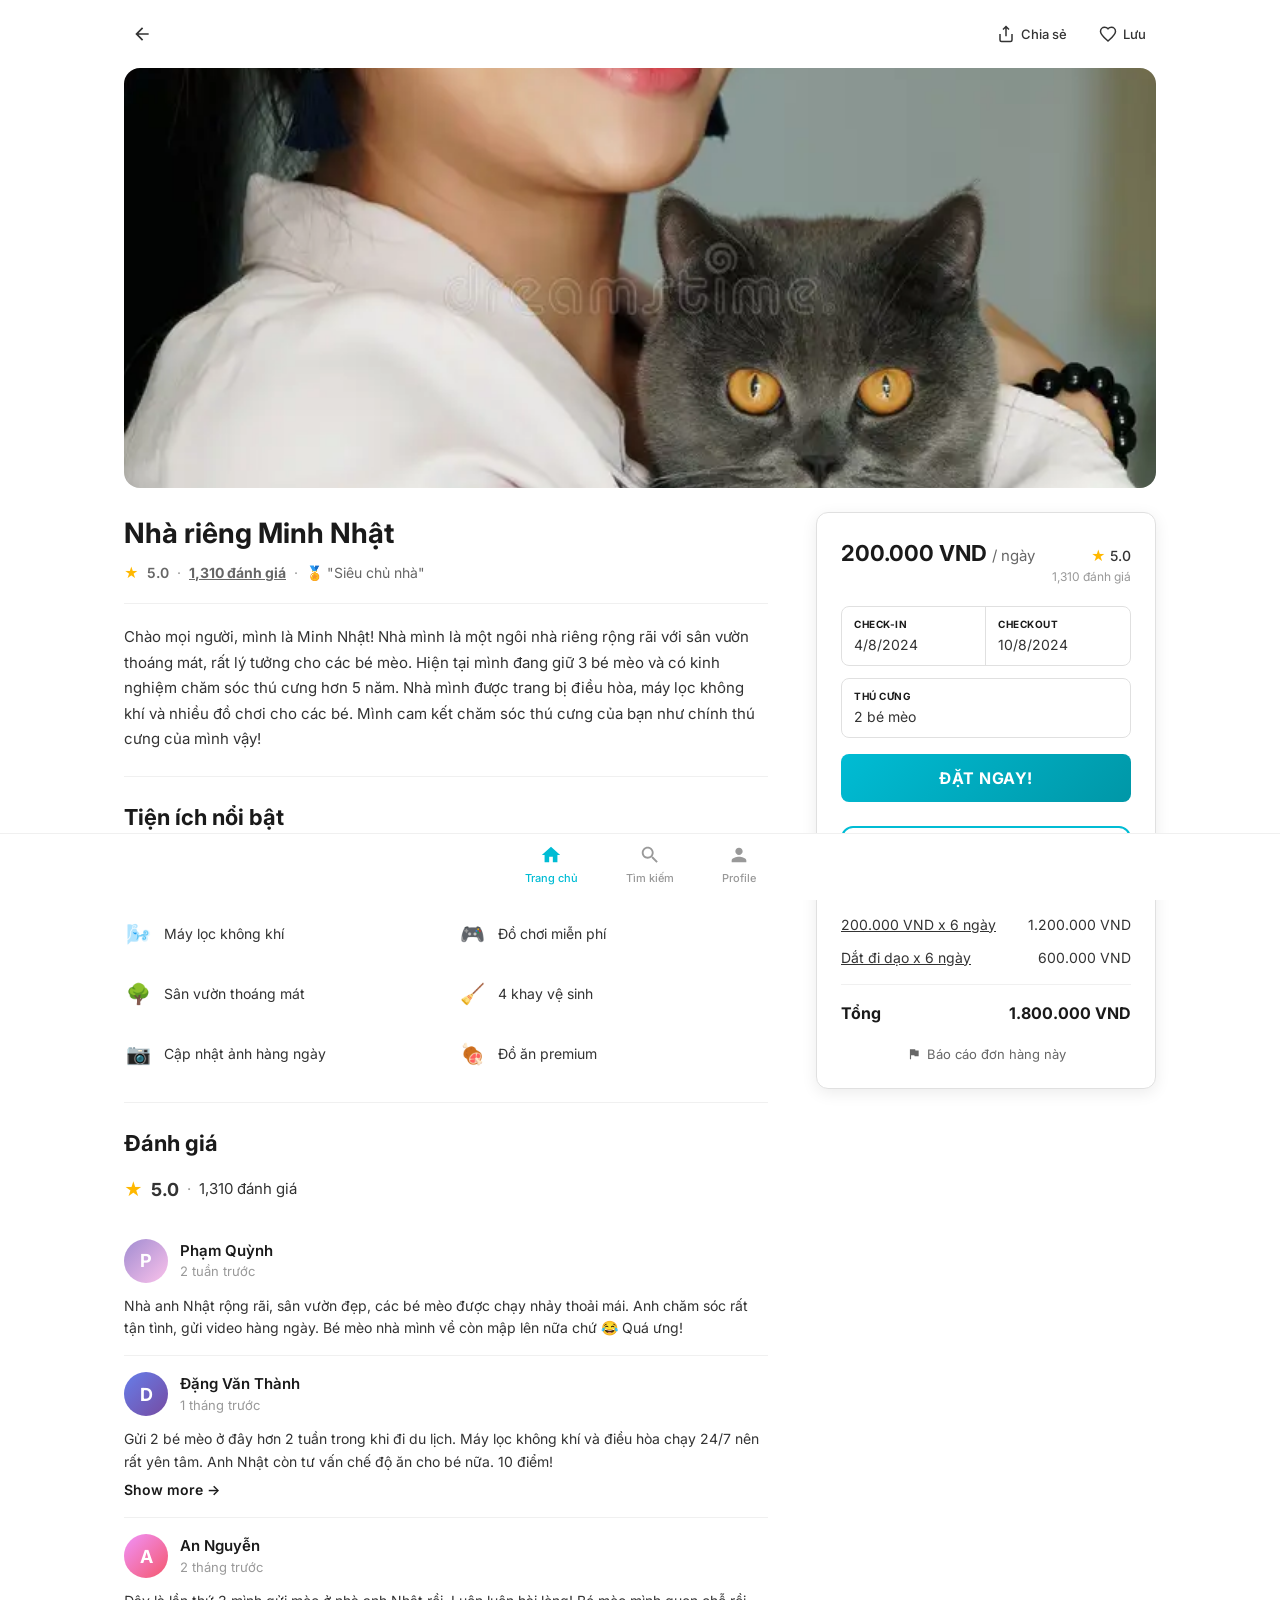
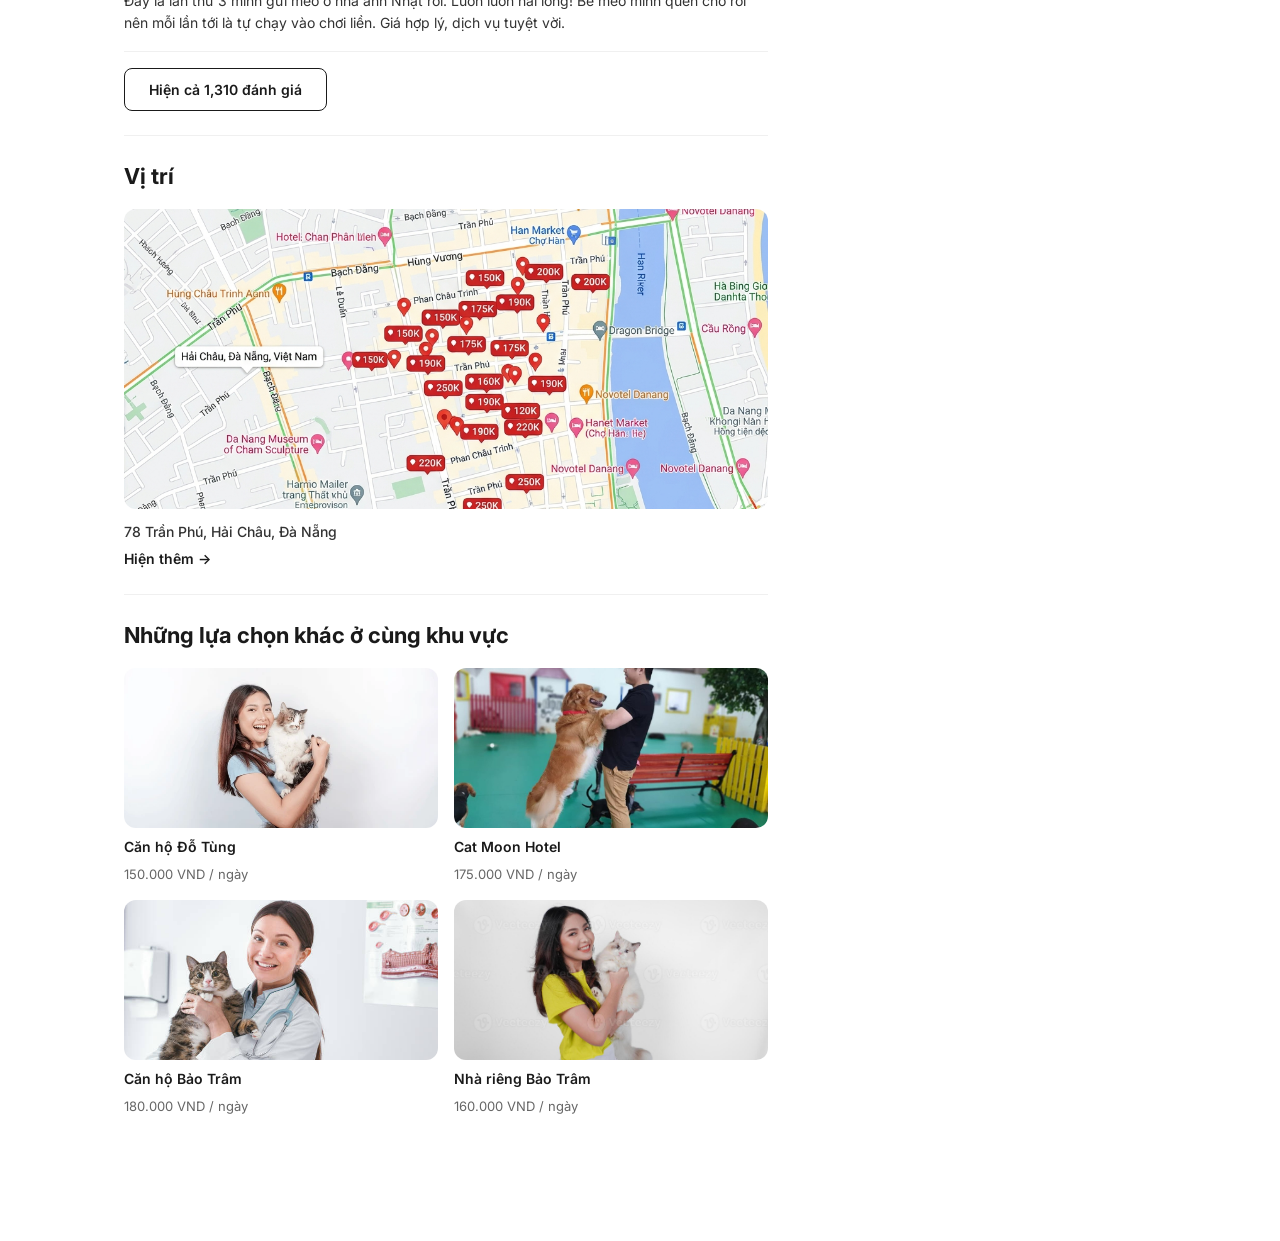
<file: detail-minhnhat.html>
<!DOCTYPE html>
<html lang="vi">
<head>
  <meta charset="UTF-8">
  <meta name="viewport" content="width=device-width, initial-scale=1.0">
  <meta name="description" content="Nhà riêng Minh Nhật - Dịch vụ trông giữ mèo chuyên nghiệp tại Đà Nẵng">
  <title>Nhà riêng Minh Nhật | PETTEL</title>
  <link rel="stylesheet" href="styles.css">
  <link rel="icon" href="data:image/svg+xml,<svg xmlns='http://www.w3.org/2000/svg' viewBox='0 0 100 100'><text y='.9em' font-size='90'>🐾</text></svg>">
</head>
<body>

  <!-- ====== DETAIL HEADER ====== -->
  <header class="detail-header" id="detail-header">
    <a href="index.html" class="detail-header__back" id="back-btn" aria-label="Quay lại">
      <svg viewBox="0 0 24 24" xmlns="http://www.w3.org/2000/svg">
        <path d="M20 11H7.83l5.59-5.59L12 4l-8 8 8 8 1.41-1.41L7.83 13H20v-2z"/>
      </svg>
    </a>
    <div class="detail-header__actions">
      <button class="detail-header__action-btn" id="share-btn">
        <svg viewBox="0 0 24 24" fill="none" stroke="currentColor" stroke-width="2">
          <path d="M4 12v8a2 2 0 002 2h12a2 2 0 002-2v-8M16 6l-4-4-4 4M12 2v13"/>
        </svg>
        Chia sẻ
      </button>
      <button class="detail-header__action-btn" id="save-btn">
        <svg viewBox="0 0 24 24" fill="none" stroke="currentColor" stroke-width="2">
          <path d="M12 21.35l-1.45-1.32C5.4 15.36 2 12.28 2 8.5 2 5.42 4.42 3 7.5 3c1.74 0 3.41.81 4.5 2.09C13.09 3.81 14.76 3 16.5 3 19.58 3 22 5.42 22 8.5c0 3.78-3.4 6.86-8.55 11.54L12 21.35z"/>
        </svg>
        Lưu
      </button>
    </div>
  </header>

  <!-- ====== DETAIL PAGE ====== -->
  <div class="detail-page" id="detail-page">

    <!-- Hero Image -->
    <div class="detail-hero" id="detail-hero">
      <img src="Pet sister/portrait-beautiful-chinese-young-girl-hug-her-cute-british-shorthair-cat-who-has-amazing-orange-eyes-home-sunny-afternoon-141149436.webp" alt="Nhà riêng Minh Nhật - Không gian chăm sóc mèo">
    </div>

    <!-- 2-Column Layout -->
    <div class="detail-body">

      <!-- Left Column: Content -->
      <div class="detail-content">

        <!-- Title -->
        <div class="detail-title" id="detail-title">
          <h1>Nhà riêng Minh Nhật</h1>
          <div class="detail-title__meta">
            <span class="star">★</span>
            <span style="font-weight: 600;">5.0</span>
            <span class="dot">·</span>
            <a href="#reviews"><strong>1,310 đánh giá</strong></a>
            <span class="dot">·</span>
            <span>🏅 "Siêu chủ nhà"</span>
          </div>
        </div>

        <!-- Description -->
        <div class="detail-description" id="detail-description">
          <p>
            Chào mọi người, mình là Minh Nhật! Nhà mình là một ngôi nhà riêng rộng rãi 
            với sân vườn thoáng mát, rất lý tưởng cho các bé mèo. Hiện tại mình đang giữ 
            3 bé mèo và có kinh nghiệm chăm sóc thú cưng hơn 5 năm. Nhà mình được trang bị 
            điều hòa, máy lọc không khí và nhiều đồ chơi cho các bé. Mình cam kết chăm sóc 
            thú cưng của bạn như chính thú cưng của mình vậy!
          </p>
        </div>

        <!-- Amenities -->
        <div class="detail-amenities" id="detail-amenities">
          <h2>Tiện ích nổi bật</h2>
          <div class="amenities-grid">
            <div class="amenity-item">
              <div class="icon">🐱</div>
              <span>Tối đa 5 bé mèo</span>
            </div>
            <div class="amenity-item">
              <div class="icon">❄️</div>
              <span>Điều hòa 24/7</span>
            </div>
            <div class="amenity-item">
              <div class="icon">🌬️</div>
              <span>Máy lọc không khí</span>
            </div>
            <div class="amenity-item">
              <div class="icon">🎮</div>
              <span>Đồ chơi miễn phí</span>
            </div>
            <div class="amenity-item">
              <div class="icon">🌳</div>
              <span>Sân vườn thoáng mát</span>
            </div>
            <div class="amenity-item">
              <div class="icon">🧹</div>
              <span>4 khay vệ sinh</span>
            </div>
            <div class="amenity-item">
              <div class="icon">📷</div>
              <span>Cập nhật ảnh hàng ngày</span>
            </div>
            <div class="amenity-item">
              <div class="icon">🍖</div>
              <span>Đồ ăn premium</span>
            </div>
          </div>
        </div>

        <!-- Reviews -->
        <div class="detail-reviews" id="reviews">
          <h2>Đánh giá</h2>
          <div class="reviews-summary">
            <span class="star">★</span>
            <span class="score">5.0</span>
            <span class="dot" style="color: #999;">·</span>
            <span>1,310 đánh giá</span>
          </div>

          <!-- Review 1 -->
          <div class="review-card" id="review-1">
            <div class="review-card__header">
              <div class="review-card__avatar">
                <div style="width:100%;height:100%;background:linear-gradient(135deg,#a18cd1,#fbc2eb);display:flex;align-items:center;justify-content:center;color:white;font-weight:700;font-size:18px;">P</div>
              </div>
              <div class="review-card__info">
                <div class="name">Phạm Quỳnh</div>
                <div class="date">2 tuần trước</div>
              </div>
            </div>
            <div class="review-card__content">
              Nhà anh Nhật rộng rãi, sân vườn đẹp, các bé mèo được chạy nhảy 
              thoải mái. Anh chăm sóc rất tận tình, gửi video hàng ngày. 
              Bé mèo nhà mình về còn mập lên nữa chứ 😂 Quá ưng!
            </div>
          </div>

          <!-- Review 2 -->
          <div class="review-card" id="review-2">
            <div class="review-card__header">
              <div class="review-card__avatar">
                <div style="width:100%;height:100%;background:linear-gradient(135deg,#667eea,#764ba2);display:flex;align-items:center;justify-content:center;color:white;font-weight:700;font-size:18px;">D</div>
              </div>
              <div class="review-card__info">
                <div class="name">Đặng Văn Thành</div>
                <div class="date">1 tháng trước</div>
              </div>
            </div>
            <div class="review-card__content">
              Gửi 2 bé mèo ở đây hơn 2 tuần trong khi đi du lịch. 
              Máy lọc không khí và điều hòa chạy 24/7 nên rất yên tâm. 
              Anh Nhật còn tư vấn chế độ ăn cho bé nữa. 10 điểm!
            </div>
            <button class="review-card__show-more">Show more →</button>
          </div>

          <!-- Review 3 -->
          <div class="review-card" id="review-3">
            <div class="review-card__header">
              <div class="review-card__avatar">
                <div style="width:100%;height:100%;background:linear-gradient(135deg,#f093fb,#f5576c);display:flex;align-items:center;justify-content:center;color:white;font-weight:700;font-size:18px;">A</div>
              </div>
              <div class="review-card__info">
                <div class="name">An Nguyễn</div>
                <div class="date">2 tháng trước</div>
              </div>
            </div>
            <div class="review-card__content">
              Đây là lần thứ 3 mình gửi mèo ở nhà anh Nhật rồi. Luôn luôn 
              hài lòng! Bé mèo mình quen chỗ rồi nên mỗi lần tới là tự 
              chạy vào chơi liền. Giá hợp lý, dịch vụ tuyệt vời.
            </div>
          </div>

          <button class="btn-all-reviews" id="btn-all-reviews">Hiện cả 1,310 đánh giá</button>
        </div>

        <!-- Location -->
        <div class="detail-location" id="detail-location">
          <h2>Vị trí</h2>
          <div class="location-map">
            <img src="images/danang_map.png" alt="Bản đồ vị trí Nhà riêng Minh Nhật">
          </div>
          <div class="location-address">78 Trần Phú, Hải Châu, Đà Nẵng</div>
          <button class="location-show-more">Hiện thêm →</button>
        </div>

        <!-- Suggestions -->
        <div class="detail-suggestions" id="detail-suggestions">
          <h2>Những lựa chọn khác ở cùng khu vực</h2>
          <div class="suggestions-grid">
            <a href="detail-dotung.html" class="suggestion-card" id="suggestion-1">
              <div class="suggestion-card__image">
                <img src="Pet sister/portrait-young-asian-woman-holding-600nw-2344067699.webp" alt="Căn hộ Đỗ Tùng">
              </div>
              <div class="suggestion-card__name">Căn hộ Đỗ Tùng</div>
              <div class="suggestion-card__price">150.000 VND / ngày</div>
            </a>
            <a href="detail.html" class="suggestion-card" id="suggestion-2">
              <div class="suggestion-card__image">
                <img src="Pet sister/Brunos-Play-Center-1000x750.jpg" alt="Cat Moon Hotel">
              </div>
              <div class="suggestion-card__name">Cat Moon Hotel</div>
              <div class="suggestion-card__price">175.000 VND / ngày</div>
            </a>
            <a href="detail-baotram.html" class="suggestion-card" id="suggestion-3">
              <div class="suggestion-card__image">
                <img src="Pet sister/istockphoto-1171217979-612x612.jpg" alt="Căn hộ Bảo Trâm">
              </div>
              <div class="suggestion-card__name">Căn hộ Bảo Trâm</div>
              <div class="suggestion-card__price">180.000 VND / ngày</div>
            </a>
            <a href="detail-baotram-house.html" class="suggestion-card" id="suggestion-4">
              <div class="suggestion-card__image">
                <img src="Pet sister/smiling-young-asian-woman-in-yellow-shirt-is-holding-a-white-ragdoll-cat-over-isolated-white-background-photo.jpg" alt="Nhà riêng Bảo Trâm">
              </div>
              <div class="suggestion-card__name">Nhà riêng Bảo Trâm</div>
              <div class="suggestion-card__price">160.000 VND / ngày</div>
            </a>
          </div>
        </div>

      </div><!-- end .detail-content -->

      <!-- Right Column: Booking Widget -->
      <aside class="booking-widget" id="booking-widget">
        <div class="booking-widget__header">
          <div class="booking-widget__price">200.000 VND <span>/ ngày</span></div>
          <div class="booking-widget__rating">
            <div class="booking-widget__rating-top">
              <span class="star">★</span> 5.0
            </div>
            <div class="booking-widget__rating-count">1,310 đánh giá</div>
          </div>
        </div>

        <div class="booking-widget__dates">
          <div class="booking-widget__date-field">
            <label>Check-in</label>
            <span>4/8/2024</span>
          </div>
          <div class="booking-widget__date-field">
            <label>Checkout</label>
            <span>10/8/2024</span>
          </div>
        </div>

        <div class="booking-widget__pet-field">
          <label>Thú cưng</label>
          <span>2 bé mèo</span>
        </div>

        <button class="booking-widget__cta" id="booking-cta">ĐẶT NGAY!</button>
        <button class="booking-widget__chat-btn" id="chat-btn"><i class="fa-solid fa-comment"></i> Nhắn tin với sitter</button>
        <div class="booking-widget__note">Phương thức thanh toán tùy ý</div>

        <div class="booking-widget__breakdown">
          <div class="booking-widget__line">
            <span>200.000 VND x 6 ngày</span>
            <span>1.200.000 VND</span>
          </div>
          <div class="booking-widget__line">
            <span>Dắt đi dạo x 6 ngày</span>
            <span>600.000 VND</span>
          </div>
        </div>

        <div class="booking-widget__total">
          <span>Tổng</span>
          <span>1.800.000 VND</span>
        </div>

        <div class="booking-widget__report">
          <svg viewBox="0 0 24 24"><path d="M14.4 6L14 4H5v17h2v-7h5.6l.4 2h7V6h-5.6z"/></svg>
          Báo cáo đơn hàng này
        </div>
      </aside>

    </div><!-- end .detail-body -->

  </div>

  <!-- ====== BOTTOM NAVIGATION ====== -->
  <nav class="bottom-nav" id="bottom-nav">
    <a href="index.html" class="bottom-nav__item bottom-nav__item--active" id="nav-home">
      <svg viewBox="0 0 24 24" fill="currentColor">
        <path d="M10 20v-6h4v6h5v-8h3L12 3 2 12h3v8z"/>
      </svg>
      Trang chủ
    </a>
    <a href="#" class="bottom-nav__item" id="nav-search">
      <svg viewBox="0 0 24 24" fill="currentColor">
        <path d="M15.5 14h-.79l-.28-.27C15.41 12.59 16 11.11 16 9.5 16 5.91 13.09 3 9.5 3S3 5.91 3 9.5 5.91 16 9.5 16c1.61 0 3.09-.59 4.23-1.57l.27.28v.79l5 4.99L20.49 19l-4.99-5zm-6 0C7.01 14 5 11.99 5 9.5S7.01 5 9.5 5 14 7.01 14 9.5 11.99 14 9.5 14z"/>
      </svg>
      Tìm kiếm
    </a>
    <a href="#" class="bottom-nav__item" id="nav-profile">
      <svg viewBox="0 0 24 24" fill="currentColor">
        <path d="M12 12c2.21 0 4-1.79 4-4s-1.79-4-4-4-4 1.79-4 4 1.79 4 4 4zm0 2c-2.67 0-8 1.34-8 4v2h16v-2c0-2.66-5.33-4-8-4z"/>
      </svg>
      Profile
    </a>
  </nav>

  <script>
    // Chat button handler
    const chatBtn = document.getElementById('chat-btn');
    if (chatBtn) {
      chatBtn.addEventListener('click', () => {
        // Using sitter ID 2 for Minh Nhật
        window.location.href = 'chat.html?id=2';
      });
    }
  </script>

</body>
</html>
</file>
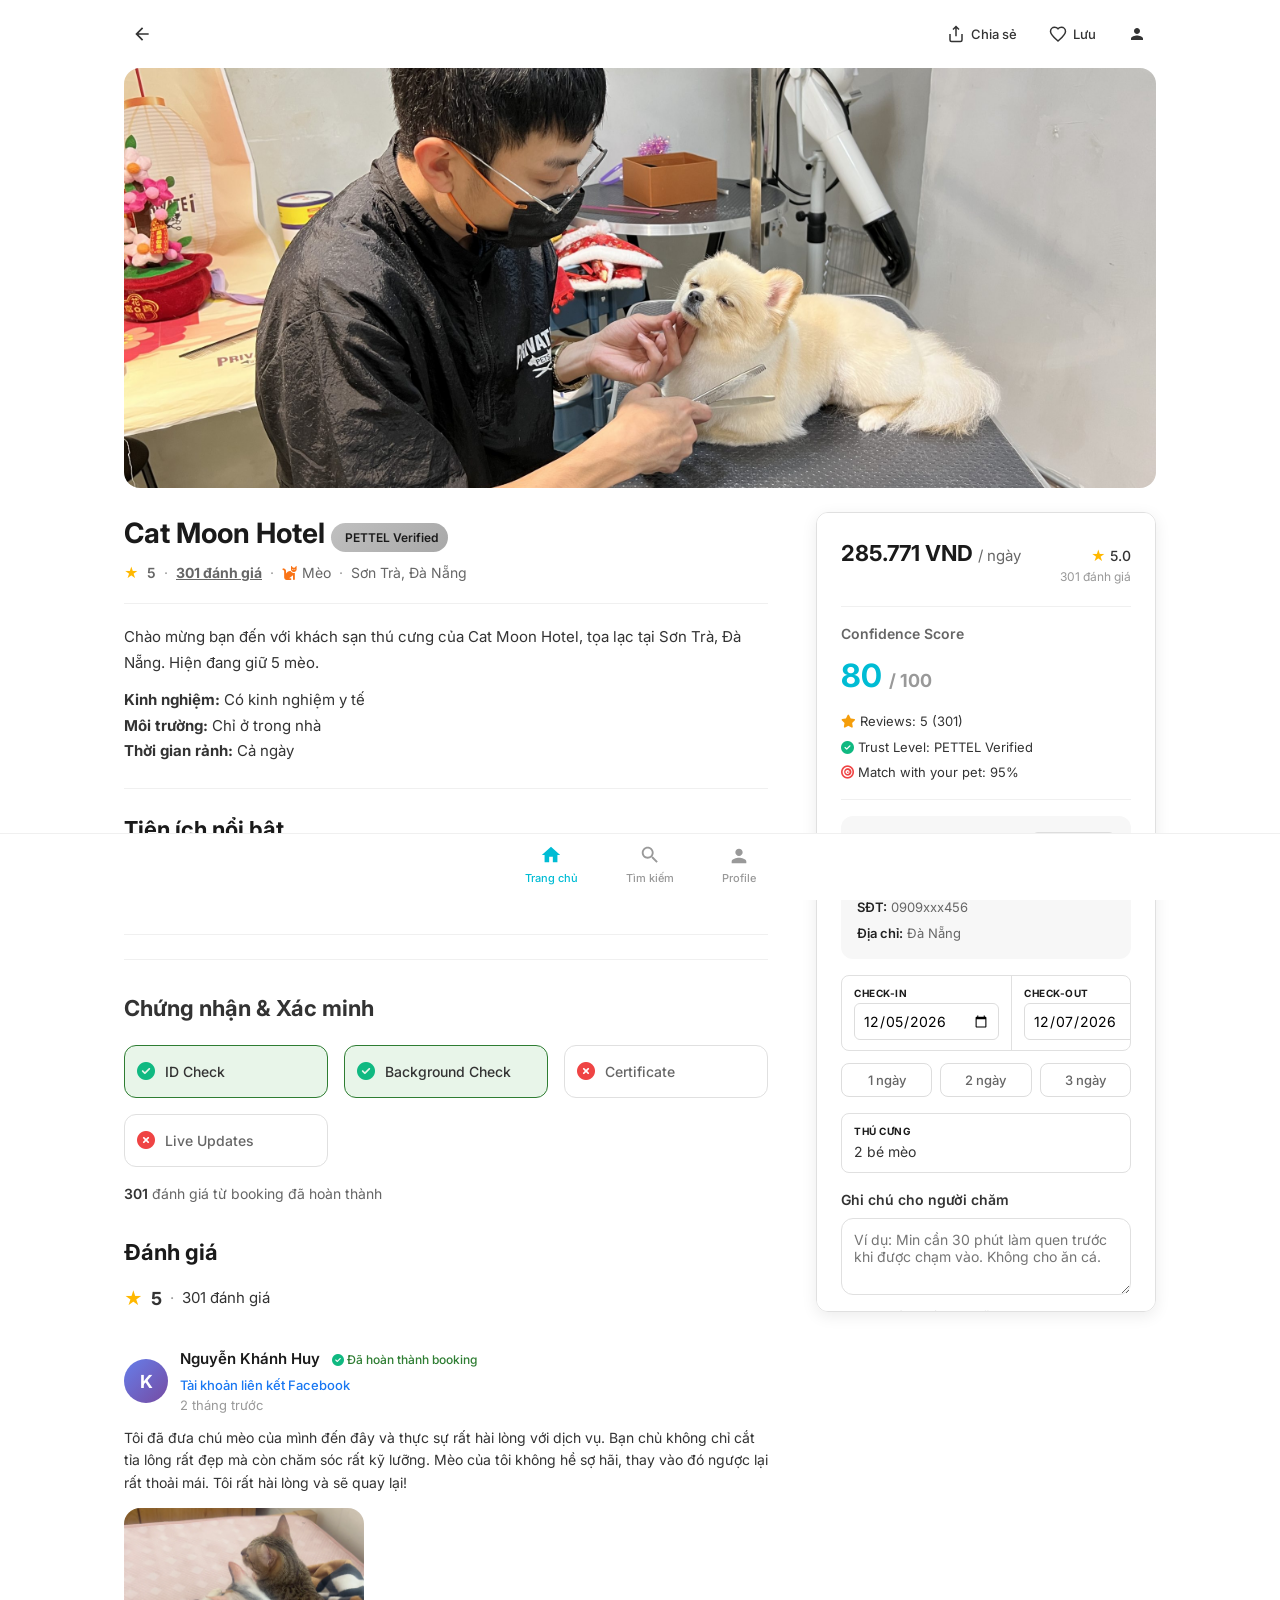
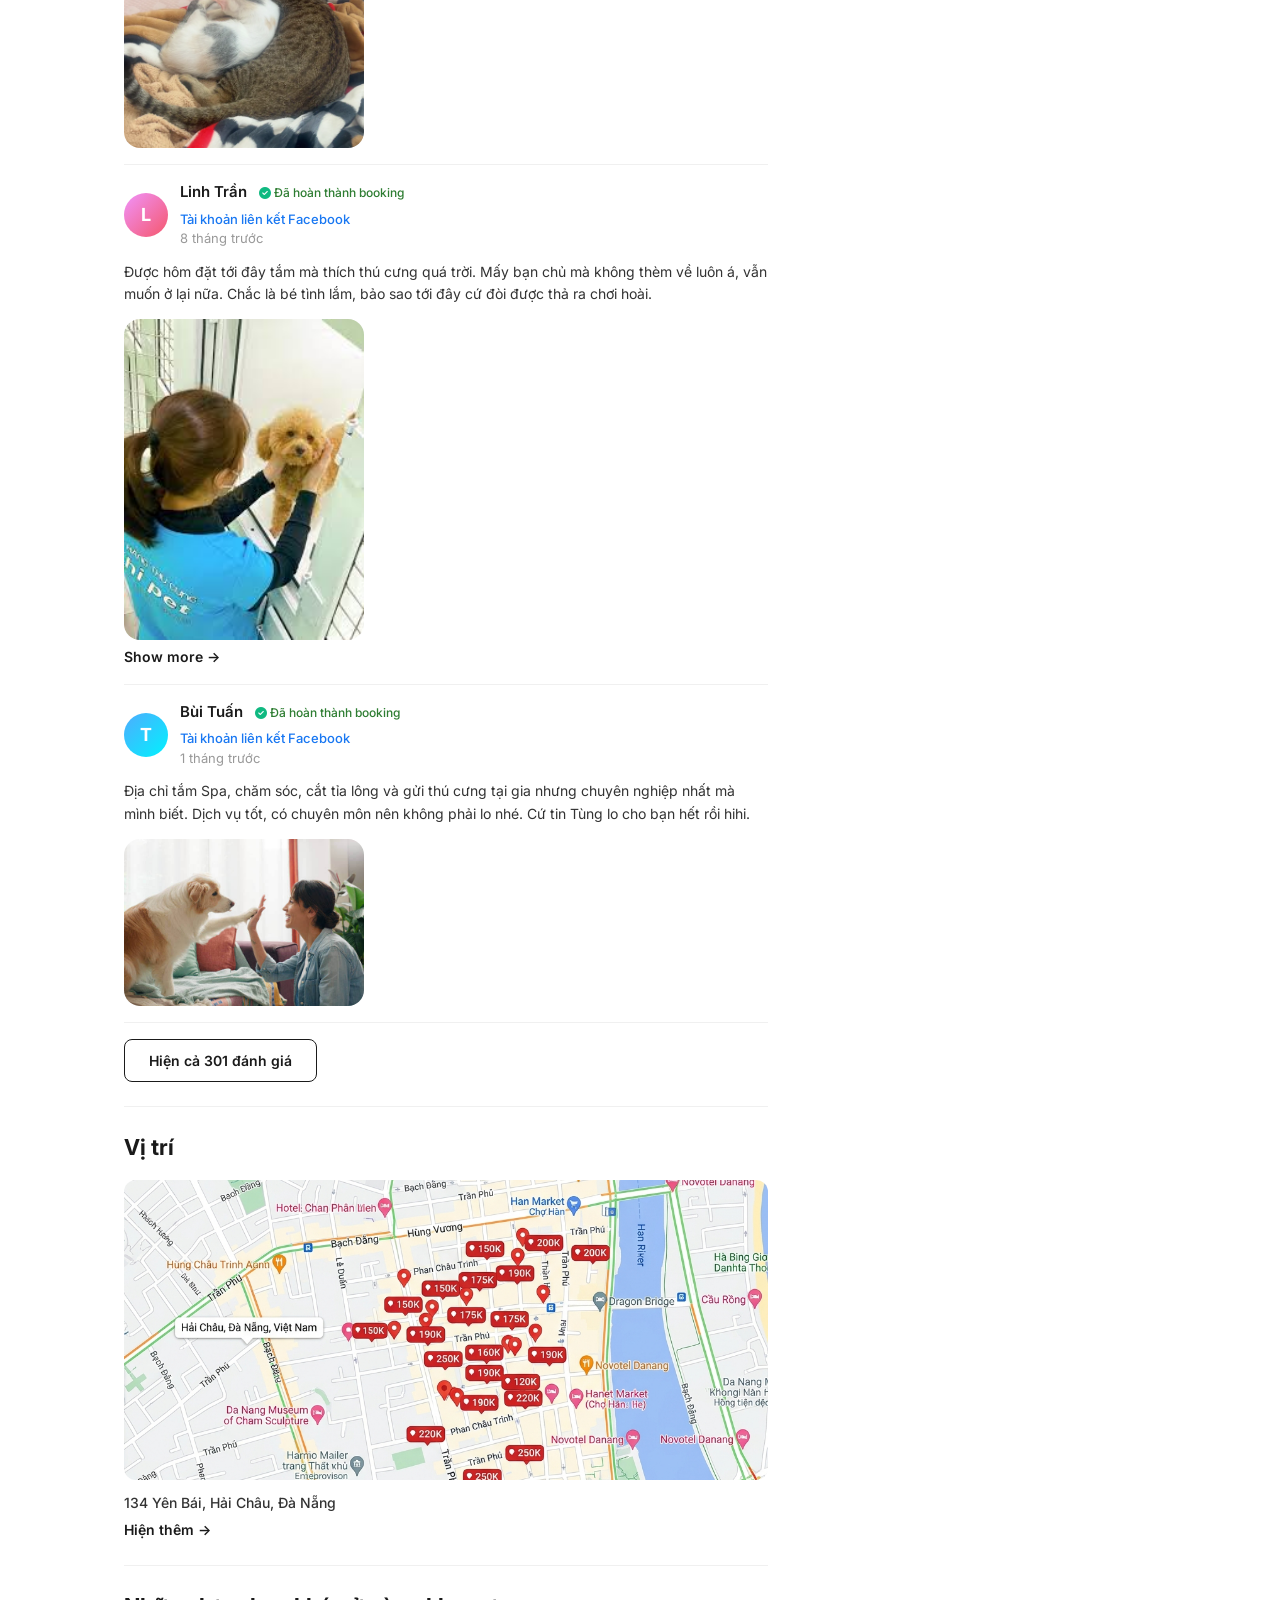
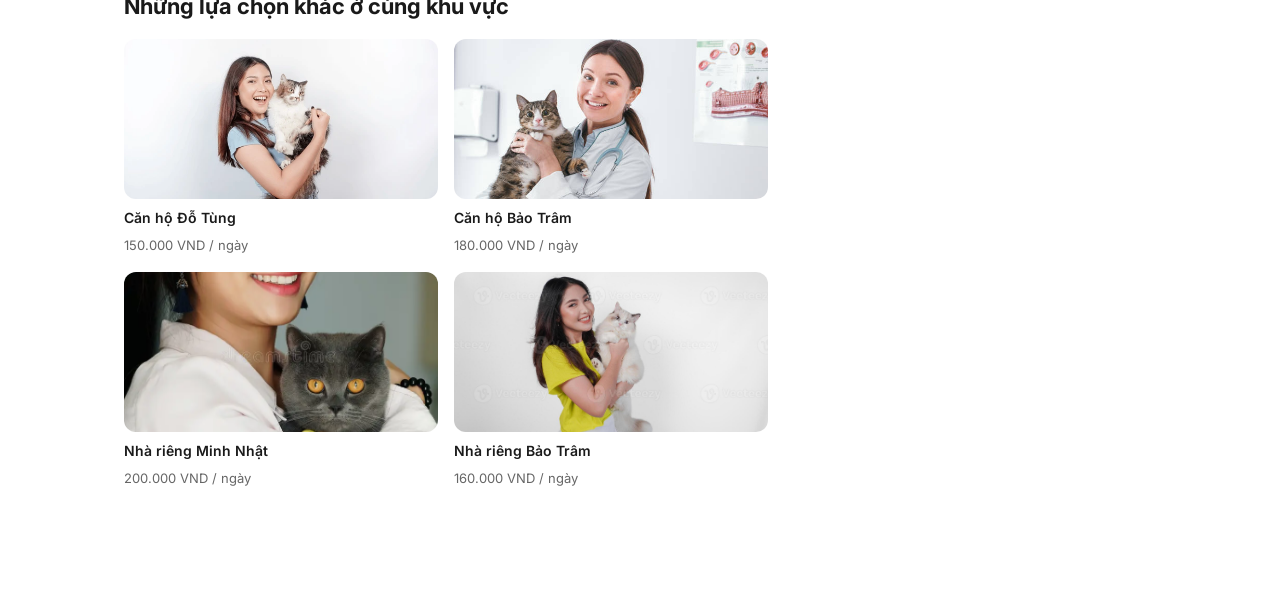
<file: detail.html>
<!DOCTYPE html>
<html lang="vi">
<head>
  <meta charset="UTF-8">
  <meta name="viewport" content="width=device-width, initial-scale=1.0">
  <meta name="description" content="Chi tiết Sitter - PETTEL">
  <title>Chi tiết Sitter | PETTEL</title>
  <link href="https://cdnjs.cloudflare.com/ajax/libs/font-awesome/6.5.0/css/all.min.css" rel="stylesheet">
  <link rel="stylesheet" href="styles.css">
  <link rel="icon" href="data:image/svg+xml,<svg xmlns='http://www.w3.org/2000/svg' viewBox='0 0 100 100'><text y='.9em' font-size='90'>🐾</text></svg>">
  <script src="data.js"></script>
</head>
<body>

  <!-- ====== DETAIL HEADER ====== -->
  <header class="detail-header" id="detail-header">
    <a href="index.html" class="detail-header__back" id="back-btn" aria-label="Quay lại">
      <svg viewBox="0 0 24 24" xmlns="http://www.w3.org/2000/svg">
        <path d="M20 11H7.83l5.59-5.59L12 4l-8 8 8 8 1.41-1.41L7.83 13H20v-2z"/>
      </svg>
    </a>
    <div class="detail-header__actions">
      <button class="detail-header__action-btn" id="share-btn">
        <svg viewBox="0 0 24 24" fill="none" stroke="currentColor" stroke-width="2">
          <path d="M4 12v8a2 2 0 002 2h12a2 2 0 002-2v-8M16 6l-4-4-4 4M12 2v13"/>
        </svg>
        Chia sẻ
      </button>
      <button class="detail-header__action-btn" id="save-btn">
        <svg viewBox="0 0 24 24" fill="none" stroke="currentColor" stroke-width="2">
          <path d="M12 21.35l-1.45-1.32C5.4 15.36 2 12.28 2 8.5 2 5.42 4.42 3 7.5 3c1.74 0 3.41.81 4.5 2.09C13.09 3.81 14.76 3 16.5 3 19.58 3 22 5.42 22 8.5c0 3.78-3.4 6.86-8.55 11.54L12 21.35z"/>
        </svg>
        Lưu
      </button>
      <button class="detail-header__action-btn" id="user-profile-btn">
        <svg viewBox="0 0 24 24" fill="currentColor">
          <path d="M12 12c2.21 0 4-1.79 4-4s-1.79-4-4-4-4 1.79-4 4 1.79 4 4 4zm0 2c-2.67 0-8 1.34-8 4v2h16v-2c0-2.66-5.33-4-8-4z"/>
        </svg>
      </button>
    </div>
  </header>

  <!-- ====== DETAIL PAGE ====== -->
  <div class="detail-page" id="detail-page">

    <!-- Hero Image -->
    <div class="detail-hero" id="detail-hero">
      <img src="Pet sister/Brunos-Play-Center-1000x750.jpg" alt="Cat Moon Hotel - Nội thất khách sạn thú cưng">
    </div>

    <!-- 2-Column Layout -->
    <div class="detail-body">

      <!-- Left Column: Content -->
      <div class="detail-content">

        <!-- Title -->
        <div class="detail-title" id="detail-title">
          <h1>Cat Moon Hotel</h1>
          <div class="detail-title__meta">
            <span class="star">★</span>
            <span style="font-weight: 600;">5.0</span>
            <span class="dot">·</span>
            <a href="#reviews"><strong>301 đánh giá</strong></a>
            <span class="dot">·</span>
            <span><i class="fa-solid fa-medal"></i> "Chuyên gia nghiên cứu tâm lý thú cưng"</span>
          </div>
        </div>

        <!-- Description -->
        <div class="detail-description" id="detail-description">
          <p>
            Kính mời quý khách đến với không gian sang trọng và ấm cúng của Cat Moon
            Hotel của Lê Hằng, tọa lạc tại vị trí đắc địa trung tâm thành phố Đà Nẵng. Chúng tôi
            tự hào mang đến dịch vụ chăm sóc thú cưng chuyên nghiệp với những phòng nghỉ
            được thiết kế tỉ mỉ, đảm bảo thú cưng của bạn được sống trong môi trường thoải mái và
            thưởng không gian sống thoải mái nhất.
          </p>
        </div>

        <!-- Amenities -->
        <div class="detail-amenities" id="detail-amenities">
          <h2>Tiện ích nổi bật</h2>
          <div class="amenities-grid">
            <div class="amenity-item">
              <div class="icon"><i class="fa-solid fa-cat"></i></div>
              <span>Tối đa 6 bé mèo</span>
            </div>
            <div class="amenity-item">
              <div class="icon"><i class="fa-solid fa-broom"></i></div>
              <span>6 khay vệ sinh</span>
            </div>
            <div class="amenity-item">
              <div class="icon"><i class="fa-solid fa-bed"></i></div>
              <span>6 nệm ngủ cao cấp</span>
            </div>
            <div class="amenity-item">
              <div class="icon"><i class="fa-solid fa-gamepad"></i></div>
              <span>Khu vui chơi riêng</span>
            </div>
            <div class="amenity-item">
              <div class="icon"><i class="fa-solid fa-scissors"></i></div>
              <span>Dịch vụ cắt tỉa lông</span>
            </div>
            <div class="amenity-item">
              <div class="icon"><i class="fa-solid fa-wind"></i></div>
              <span>Máy lọc không khí</span>
            </div>
            <div class="amenity-item">
              <div class="icon"><i class="fa-solid fa-snowflake"></i></div>
              <span>Điều hòa 24/7</span>
            </div>
            <div class="amenity-item">
              <div class="icon"><i class="fa-solid fa-gift"></i></div>
              <span>Giảm 10% khách quay lại</span>
            </div>
          </div>
        </div>

        <!-- Trust & Verification Section -->
        <div class="detail-trust" id="detail-trust">
          <h2>Chứng nhận & Xác minh</h2>
          <div class="trust-verification-grid" id="trust-verification-grid">
            <!-- Will be populated by JavaScript -->
          </div>
          <div class="verified-reviews-count" id="verified-reviews-count">
            <!-- Will be populated by JavaScript -->
          </div>
        </div>

        <!-- Reviews -->
        <div class="detail-reviews" id="reviews">
          <h2>Đánh giá</h2>
          <div class="reviews-summary">
            <span class="star">★</span>
            <span class="score">5.0</span>
            <span class="dot" style="color: #999;">·</span>
            <span>301 đánh giá</span>
          </div>

          <!-- Review 1 -->
          <div class="review-card" id="review-1">
            <div class="review-card__header">
              <a class="facebook-account-link" href="#" target="_blank" rel="noopener noreferrer">
                <div class="review-card__avatar">
                  <div style="width:100%;height:100%;background:linear-gradient(135deg,#667eea,#764ba2);display:flex;align-items:center;justify-content:center;color:white;font-weight:700;font-size:18px;">K</div>
                </div>
              </a>
              <div class="review-card__info">
                <div class="name">
                  Nguyễn Khánh Huy
                  <span class="verified-review-tag"><i class="fa-solid fa-check-circle"></i> Đã hoàn thành booking</span>
                  <span class="facebook-account-label">Tài khoản liên kết Facebook</span>
                </div>
                <div class="date">2 tháng trước</div>
              </div>
            </div>
            <div class="review-card__content">
              Tôi đã đưa chú mèo của mình đến đây và thực sự rất hài lòng với
              dịch vụ. Bạn chủ không chỉ cắt tỉa lông rất đẹp mà còn chăm sóc
              rất kỹ lưỡng. Mèo của tôi không hề sợ hãi, thay vào đó
              ngược lại rất thoải mái. Tôi rất hài lòng và sẽ quay lại!
            </div>
            <div class="review-card__photo">
              <a href="#" target="_blank" rel="noopener noreferrer" class="facebook-photo-link">
                <img src="" alt="Facebook user image">
              </a>
            </div>
          </div>

          <!-- Review 2 -->
          <div class="review-card" id="review-2">
            <div class="review-card__header">
              <a class="facebook-account-link" href="#" target="_blank" rel="noopener noreferrer">
                <div class="review-card__avatar">
                  <div style="width:100%;height:100%;background:linear-gradient(135deg,#f093fb,#f5576c);display:flex;align-items:center;justify-content:center;color:white;font-weight:700;font-size:18px;">L</div>
                </div>
              </a>
              <div class="review-card__info">
                <div class="name">
                  Linh Trần
                  <span class="verified-review-tag"><i class="fa-solid fa-check-circle"></i> Đã hoàn thành booking</span>
                  <span class="facebook-account-label">Tài khoản liên kết Facebook</span>
                </div>
                <div class="date">8 tháng trước</div>
              </div>
            </div>
            <div class="review-card__content">
              Được hôm đặt tới đây tắm mà thích thú cưng quá trời. Mấy bạn
              chủ mà không thèm về luôn á, vẫn muốn ở lại nữa. Chắc là bé
              tình lắm, bảo sao tới đây cứ đòi được thả ra chơi hoài.
            </div>
            <div class="review-card__photo">
              <a href="#" target="_blank" rel="noopener noreferrer" class="facebook-photo-link">
                <img src="" alt="Facebook user image">
              </a>
            </div>
            <button class="review-card__show-more">Show more →</button>
          </div>

          <!-- Review 3 -->
          <div class="review-card" id="review-3">
            <div class="review-card__header">
              <a class="facebook-account-link" href="#" target="_blank" rel="noopener noreferrer">
                <div class="review-card__avatar">
                  <div style="width:100%;height:100%;background:linear-gradient(135deg,#4facfe,#00f2fe);display:flex;align-items:center;justify-content:center;color:white;font-weight:700;font-size:18px;">T</div>
                </div>
              </a>
              <div class="review-card__info">
                <div class="name">
                  Bùi Tuấn
                  <span class="verified-review-tag"><i class="fa-solid fa-check-circle"></i> Đã hoàn thành booking</span>
                  <span class="facebook-account-label">Tài khoản liên kết Facebook</span>
                </div>
                <div class="date">1 tháng trước</div>
              </div>
            </div>
            <div class="review-card__content">
              Địa chỉ tắm Spa, chăm sóc, cắt tỉa lông và gửi thú cưng tại
              gia nhưng chuyên nghiệp nhất mà mình biết. Dịch vụ
              tốt, có chuyên môn nên không phải lo nhé. Cứ tin
              Tùng lo cho bạn hết rồi hihi.
            </div>
            <div class="review-card__photo">
              <a href="#" target="_blank" rel="noopener noreferrer" class="facebook-photo-link">
                <img src="" alt="Facebook user image">
              </a>
            </div>
          </div>

          <button class="btn-all-reviews" id="btn-all-reviews">Hiện cả 301 đánh giá</button>
        </div>

        <!-- Location -->
        <div class="detail-location" id="detail-location">
          <h2>Vị trí</h2>
          <div class="location-map">
            <img src="images/danang_map.png" alt="Bản đồ vị trí Cat Moon Hotel">
          </div>
          <div class="location-address">134 Yên Bái, Hải Châu, Đà Nẵng</div>
          <button class="location-show-more">Hiện thêm →</button>
        </div>

        <!-- Suggestions -->
        <div class="detail-suggestions" id="detail-suggestions">
          <h2>Những lựa chọn khác ở cùng khu vực</h2>
          <div class="suggestions-grid">
            <a href="detail-dotung.html" class="suggestion-card" id="suggestion-1">
              <div class="suggestion-card__image">
                <img src="Pet sister/portrait-young-asian-woman-holding-600nw-2344067699.webp" alt="Căn hộ Đỗ Tùng">
              </div>
              <div class="suggestion-card__name">Căn hộ Đỗ Tùng</div>
              <div class="suggestion-card__price">150.000 VND / ngày</div>
            </a>
            <a href="detail-baotram.html" class="suggestion-card" id="suggestion-2">
              <div class="suggestion-card__image">
                <img src="Pet sister/istockphoto-1171217979-612x612.jpg" alt="Căn hộ Bảo Trâm">
              </div>
              <div class="suggestion-card__name">Căn hộ Bảo Trâm</div>
              <div class="suggestion-card__price">180.000 VND / ngày</div>
            </a>
            <a href="detail-minhnhat.html" class="suggestion-card" id="suggestion-3">
              <div class="suggestion-card__image">
                <img src="Pet sister/portrait-beautiful-chinese-young-girl-hug-her-cute-british-shorthair-cat-who-has-amazing-orange-eyes-home-sunny-afternoon-141149436.webp" alt="Nhà riêng Minh Nhật">
              </div>
              <div class="suggestion-card__name">Nhà riêng Minh Nhật</div>
              <div class="suggestion-card__price">200.000 VND / ngày</div>
            </a>
            <a href="detail-baotram-house.html" class="suggestion-card" id="suggestion-4">
              <div class="suggestion-card__image">
                <img src="Pet sister/smiling-young-asian-woman-in-yellow-shirt-is-holding-a-white-ragdoll-cat-over-isolated-white-background-photo.jpg" alt="Nhà riêng Bảo Trâm">
              </div>
              <div class="suggestion-card__name">Nhà riêng Bảo Trâm</div>
              <div class="suggestion-card__price">160.000 VND / ngày</div>
            </a>
          </div>
        </div>

      </div><!-- end .detail-content -->

      <!-- Right Column: Booking Widget -->
      <aside class="booking-widget" id="booking-widget">
        <div class="booking-widget__header">
          <div class="booking-widget__price">175.000 VND <span>/ ngày</span></div>
          <div class="booking-widget__rating">
            <div class="booking-widget__rating-top">
              <span class="star">★</span> 5.0
            </div>
            <div class="booking-widget__rating-count">301 đánh giá</div>
          </div>
        </div>

        <!-- Confidence Score -->
        <div class="confidence-score-section" id="confidence-score-section">
          <!-- Will be populated by JavaScript -->
        </div>

        <!-- Contact Info -->
        <div class="booking-contact-info" id="booking-contact-info" style="display:none;">
          <div class="contact-info-header">
            <h3>📞 Thông tin liên hệ</h3>
            <button class="contact-edit-btn" id="contact-edit-btn">Chỉnh sửa</button>
          </div>
          <div class="contact-info-body">
            <p><strong>Tên:</strong> <span id="contact-name">-</span></p>
            <p><strong>SĐT:</strong> <span id="contact-phone">-</span></p>
            <p><strong>Địa chỉ:</strong> <span id="contact-address">-</span></p>
          </div>
        </div>

        <div class="booking-widget__dates">
          <div class="booking-widget__date-field">
            <label>Check-in</label>
            <input type="date" id="booking-checkin" />
          </div>
          <div class="booking-widget__date-field">
            <label>Check-out</label>
            <input type="date" id="booking-checkout" />
          </div>
        </div>

        <div class="quick-select-dates">
          <button class="quick-date-btn" data-days="1">1 ngày</button>
          <button class="quick-date-btn" data-days="2">2 ngày</button>
          <button class="quick-date-btn" data-days="3">3 ngày</button>
        </div>

        <div class="booking-widget__pet-field">
          <label>Thú cưng</label>
          <span>2 bé mèo</span>
        </div>

        <!-- Care Instructions -->
        <div class="care-instructions">
          <label>Ghi chú cho người chăm</label>
          <textarea placeholder="Ví dụ: Min cần 30 phút làm quen trước khi được chạm vào. Không cho ăn cá." rows="3"></textarea>
          <div class="care-instructions-note">Sẽ được gửi tự động khi đặt lịch</div>
        </div>

        <!-- Escrow Payment UI -->
        <div class="escrow-payment-box">
          <div class="escrow-icon"><i class="fa-solid fa-lock"></i></div>
          <div class="escrow-content">
            <div class="escrow-title">Thanh toán an toàn qua PETTEL</div>
            <div class="escrow-details">
              Tiền giữ tạm · Hoàn trả 100% nếu hủy<br>
              Chỉ chuyển cho sitter sau khi bạn xác nhận hoàn thành
            </div>
          </div>
        </div>

        <button class="booking-widget__cta" id="booking-cta">ĐẶT LỊCH NGAY</button>
        <button class="booking-widget__chat-btn" id="chat-btn"><i class="fa-solid fa-comment"></i> Nhắn tin với sitter</button>

        <div class="booking-widget__breakdown" id="booking-breakdown">
          <div class="booking-widget__line">
            <span id="price-per-day-text">175.000 VND x 2 ngày</span>
            <span id="price-subtotal">350.000 VND</span>
          </div>
        </div>

        <div class="booking-widget__total">
          <span>Tổng</span>
          <span id="price-total">350.000 VND</span>
        </div>

        <div class="booking-widget__report">
          <svg viewBox="0 0 24 24"><path d="M14.4 6L14 4H5v17h2v-7h5.6l.4 2h7V6h-5.6z"/></svg>
          Báo cáo đơn hàng này
        </div>
      </aside>

    </div><!-- end .detail-body -->

  </div>

  <!-- Booking Confirmation Modal -->
  <div class="booking-modal" id="booking-modal" style="display: none;">
    <div class="booking-modal-content booking-confirmation">
      <h2>Xác nhận đặt lịch</h2>
      
      <div class="confirmation-section">
        <h3>📞 Thông tin liên hệ</h3>
        <p><strong>Tên:</strong> <span id="confirm-name">-</span></p>
        <p><strong>SĐT:</strong> <span id="confirm-phone">-</span></p>
        <p><strong>Địa chỉ:</strong> <span id="confirm-address">-</span></p>
      </div>

      <div class="confirmation-section">
        <h3>📅 Thời gian</h3>
        <p><strong>Check-in:</strong> <span id="confirm-checkin">-</span></p>
        <p><strong>Check-out:</strong> <span id="confirm-checkout">-</span></p>
        <p><strong>Số ngày:</strong> <span id="confirm-days">-</span> ngày</p>
      </div>

      <div class="confirmation-section">
        <h3>💰 Chi phí</h3>
        <p><span id="confirm-price-breakdown">-</span></p>
        <p style="font-size: 18px; font-weight: 700; color: var(--color-primary); margin-top: 8px;">
          Tổng: <span id="confirm-total">-</span>
        </p>
      </div>

      <div class="confirmation-note">
        <i class="fa-solid fa-lock"></i> Tiền sẽ được giữ an toàn bởi PETTEL
      </div>

      <div class="booking-modal-actions">
        <button class="booking-modal-back" id="booking-modal-back">Quay lại</button>
        <button class="booking-modal-confirm" id="booking-modal-confirm">Xác nhận đặt lịch</button>
      </div>
    </div>
  </div>

  <!-- Booking Success Modal -->
  <div class="booking-modal" id="booking-success-modal" style="display: none;">
    <div class="booking-modal-content">
      <div class="booking-modal-icon"><i class="fa-solid fa-check-circle"></i></div>
      <h2>Đặt lịch thành công!</h2>
      <p>Tiền đang được giữ an toàn bởi PETTEL</p>
      <button class="booking-modal-close" id="booking-success-close">Đóng</button>
    </div>
  </div>

  <!-- Profile Update Success Modal -->
  <div class="booking-modal" id="profile-success-modal" style="display: none;">
    <div class="booking-modal-content">
      <div class="booking-modal-icon"><i class="fa-solid fa-check-circle"></i></div>
      <h2>Cập nhật hồ sơ thành công!</h2>
      <p>Thông tin của bạn đã được lưu</p>
      <button class="booking-modal-close" id="profile-success-close">Đóng</button>
    </div>
  </div>

  <!-- User Profile Modal -->
  <div class="user-profile-modal" id="user-profile-modal" style="display: none;">
    <div class="user-profile-content">
      <div class="user-profile-header">
        <h2>Thông tin cá nhân</h2>
        <button class="user-profile-close" id="user-profile-close">&times;</button>
      </div>
      <form class="user-profile-form" id="user-profile-form">
        <div class="form-group">
          <label>Họ và tên</label>
          <input type="text" id="profile-name" required />
        </div>
        <div class="form-group">
          <label>Số điện thoại</label>
          <input type="tel" id="profile-phone" required />
        </div>
        <div class="form-group">
          <label>Email (tùy chọn)</label>
          <input type="email" id="profile-email" />
        </div>
        <div class="form-group">
          <label>Địa chỉ</label>
          <input type="text" id="profile-address" required />
        </div>
        <div class="form-group">
          <label>Giới tính</label>
          <select id="profile-gender">
            <option value="Nam">Nam</option>
            <option value="Nữ">Nữ</option>
          </select>
        </div>
        <button type="submit" class="user-profile-save-btn">Lưu thông tin</button>
      </form>
    </div>
  </div>

  <!-- ====== BOTTOM NAVIGATION ====== -->
  <nav class="bottom-nav" id="bottom-nav">
    <a href="index.html" class="bottom-nav__item bottom-nav__item--active" id="nav-home">
      <svg viewBox="0 0 24 24" fill="currentColor">
        <path d="M10 20v-6h4v6h5v-8h3L12 3 2 12h3v8z"/>
      </svg>
      Trang chủ
    </a>
    <a href="#" class="bottom-nav__item" id="nav-search">
      <svg viewBox="0 0 24 24" fill="currentColor">
        <path d="M15.5 14h-.79l-.28-.27C15.41 12.59 16 11.11 16 9.5 16 5.91 13.09 3 9.5 3S3 5.91 3 9.5 5.91 16 9.5 16c1.61 0 3.09-.59 4.23-1.57l.27.28v.79l5 4.99L20.49 19l-4.99-5zm-6 0C7.01 14 5 11.99 5 9.5S7.01 5 9.5 5 14 7.01 14 9.5 11.99 14 9.5 14z"/>
      </svg>
      Tìm kiếm
    </a>
    <button class="bottom-nav__item" id="nav-profile">
      <svg viewBox="0 0 24 24" fill="currentColor">
        <path d="M12 12c2.21 0 4-1.79 4-4s-1.79-4-4-4-4 1.79-4 4 1.79 4 4 4zm0 2c-2.67 0-8 1.34-8 4v2h16v-2c0-2.66-5.33-4-8-4z"/>
      </svg>
      Profile
    </button>
  </nav>

  <script>
    // ===== User Profile Management =====
    function initUserProfile() {
      const defaultUser = {
        name: "Tấn Anh",
        phone: "0909123456",
        email: "tananh@gmail.com",
        address: "Đà Nẵng",
        gender: "Nam"
      };
      
      let userData = localStorage.getItem('pettel_user');
      if (!userData) {
        localStorage.setItem('pettel_user', JSON.stringify(defaultUser));
        userData = JSON.stringify(defaultUser);
      }
      return JSON.parse(userData);
    }

    function saveUserProfile(userData) {
      localStorage.setItem('pettel_user', JSON.stringify(userData));
    }

    function loadUserProfileToForm() {
      const userData = initUserProfile();
      document.getElementById('profile-name').value = userData.name;
      document.getElementById('profile-phone').value = userData.phone;
      document.getElementById('profile-email').value = userData.email || '';
      document.getElementById('profile-address').value = userData.address;
      document.getElementById('profile-gender').value = userData.gender;
    }

    function showUserProfile() {
      loadUserProfileToForm();
      document.getElementById('user-profile-modal').style.display = 'flex';
    }

    function hideUserProfile() {
      document.getElementById('user-profile-modal').style.display = 'none';
    }

    function updateContactInfo() {
      const userData = initUserProfile();
      document.getElementById('contact-name').textContent = userData.name;
      document.getElementById('contact-phone').textContent = userData.phone.replace(/(\d{4})(\d{3})(\d{3})/, '$1xxx$3');
      document.getElementById('contact-address').textContent = userData.address;
      document.getElementById('booking-contact-info').style.display = 'block';
    }

    // ===== Date Picker Logic =====
    function getTomorrow() {
      const tomorrow = new Date();
      tomorrow.setDate(tomorrow.getDate() + 1);
      return tomorrow;
    }

    function addDays(date, days) {
      const result = new Date(date);
      result.setDate(result.getDate() + days);
      return result;
    }

    function formatDate(date) {
      const year = date.getFullYear();
      const month = String(date.getMonth() + 1).padStart(2, '0');
      const day = String(date.getDate()).padStart(2, '0');
      return `${year}-${month}-${day}`;
    }

    function calculateDays(checkin, checkout) {
      const diff = checkout - checkin;
      return Math.ceil(diff / (1000 * 60 * 60 * 24));
    }

    function initDatePicker() {
      const checkinInput = document.getElementById('booking-checkin');
      const checkoutInput = document.getElementById('booking-checkout');
      
      const tomorrow = getTomorrow();
      const checkoutDefault = addDays(tomorrow, 2);
      
      checkinInput.value = formatDate(tomorrow);
      checkoutInput.value = formatDate(checkoutDefault);
      
      checkinInput.min = formatDate(new Date());
      checkoutInput.min = formatDate(tomorrow);
      
      checkinInput.addEventListener('change', () => {
        const checkinDate = new Date(checkinInput.value);
        const newCheckout = addDays(checkinDate, 2);
        checkoutInput.value = formatDate(newCheckout);
        checkoutInput.min = formatDate(addDays(checkinDate, 1));
        updatePriceBreakdown();
      });
      
      checkoutInput.addEventListener('change', () => {
        updatePriceBreakdown();
      });
      
      // Quick select buttons
      document.querySelectorAll('.quick-date-btn').forEach(btn => {
        btn.addEventListener('click', () => {
          const days = parseInt(btn.dataset.days);
          const checkinDate = new Date(checkinInput.value);
          const newCheckout = addDays(checkinDate, days);
          checkoutInput.value = formatDate(newCheckout);
          updatePriceBreakdown();
        });
      });
    }

    // ===== Price Calculation =====
    let currentSitterPrice = 175000;

    function updatePriceBreakdown() {
      const checkinInput = document.getElementById('booking-checkin');
      const checkoutInput = document.getElementById('booking-checkout');
      
      if (!checkinInput.value || !checkoutInput.value) return;
      
      const checkinDate = new Date(checkinInput.value);
      const checkoutDate = new Date(checkoutInput.value);
      
      const days = calculateDays(checkinDate, checkoutDate);
      
      if (days <= 0) {
        alert('Check-out phải sau Check-in');
        return;
      }
      
      const subtotal = currentSitterPrice * days;
      
      document.getElementById('price-per-day-text').textContent = 
        `${currentSitterPrice.toLocaleString('vi-VN')} VND x ${days} ngày`;
      document.getElementById('price-subtotal').textContent = 
        `${subtotal.toLocaleString('vi-VN')} VND`;
      document.getElementById('price-total').textContent = 
        `${subtotal.toLocaleString('vi-VN')} VND`;
    }

    // ===== Load Dynamic Data from URL =====
    function getQueryParam(param) {
      const urlParams = new URLSearchParams(window.location.search);
      return urlParams.get(param);
    }

    function getTrustBadgeHTML(trustLevel) {
      if (trustLevel === 'pro') {
        return '<div class="trust-badge trust-badge--pro"><span class="badge-icon"><i class="fa-solid fa-medal"></i></span> PETTEL Pro</div>';
      } else if (trustLevel === 'verified') {
        return '<div class="trust-badge trust-badge--verified"><span class="badge-icon"><i class="fa-solid fa-shield-check"></i></span> PETTEL Verified</div>';
      } else if (trustLevel === 'new') {
        return '<div class="trust-badge trust-badge--new"><span class="badge-icon"><i class="fa-solid fa-user"></i></span> New Member</div>';
      }
      return '';
    }

    function loadSitterDetails() {
      const sitterId = parseInt(getQueryParam('id'));
      
      if (!sitterId || typeof sittersData === 'undefined') {
        // Default to sitter ID 3 if no ID provided
        window.location.href = 'detail.html?id=3';
        return;
      }

      const sitter = sittersData.find(s => s.id === sitterId);
      
      if (!sitter) {
        alert('Không tìm thấy sitter với ID này');
        window.location.href = 'index.html';
        return;
      }

      // Store current sitter price for calculation
      currentSitterPrice = sitter.price;

      // Update page title
      document.title = `${sitter.name} | PETTEL`;

      // Update hero image
      const heroImg = document.querySelector('.detail-hero img');
      if (heroImg) {
        heroImg.src = sitter.image;
        heroImg.alt = sitter.name;
      }

      // Update title section with trust badge
      const titleSection = document.getElementById('detail-title');
      if (titleSection) {
        const petTypeLabels = sitter.petType.map(pet => pet === 'cat' ? '<i class="fa-solid fa-cat"></i> Mèo' : '<i class="fa-solid fa-dog"></i> Chó').join(' & ');
        const trustBadge = getTrustBadgeHTML(sitter.trustLevel);
        titleSection.innerHTML = `
          <h1>${sitter.name} ${trustBadge}</h1>
          <div class="detail-title__meta">
            <span class="star">★</span>
            <span style="font-weight: 600;">${sitter.rating}</span>
            <span class="dot">·</span>
            <a href="#reviews"><strong>${sitter.reviewCount.toLocaleString('vi-VN')} đánh giá</strong></a>
            <span class="dot">·</span>
            <span>${petTypeLabels}</span>
            <span class="dot">·</span>
            <span>${sitter.location}</span>
          </div>
        `;
      }

      // Update description
      const descSection = document.getElementById('detail-description');
      if (descSection) {
        const experienceLabels = {
          'basic': 'Chăm sóc cơ bản',
          'experienced-with-shy': 'Có kinh nghiệm với thú cưng nhút nhát',
          'medical-experience': 'Có kinh nghiệm y tế',
          'professional': 'Chuyên nghiệp'
        };
        
        const environmentLabel = sitter.environment === 'indoor-only' ? 'Chỉ ở trong nhà' : 'Có thể ra ngoài';
        
        descSection.innerHTML = `
          <p>
            Chào mừng bạn đến với ${sitter.type.toLowerCase()} của ${sitter.name}, 
            tọa lạc tại ${sitter.location}. ${sitter.status}. 
          </p>
          <p style="margin-top: 12px;">
            <strong>Kinh nghiệm:</strong> ${experienceLabels[sitter.experienceLevel]}<br>
            <strong>Môi trường:</strong> ${environmentLabel}<br>
            <strong>Thời gian rảnh:</strong> ${sitter.availability.map(a => {
              if (a === 'morning') return 'Buổi sáng';
              if (a === 'afternoon') return 'Buổi chiều';
              if (a === 'all-day') return 'Cả ngày';
            }).join(', ')}
          </p>
        `;
      }

      // Update amenities
      const amenitiesSection = document.querySelector('.detail-amenities .amenities-grid');
      if (amenitiesSection) {
        amenitiesSection.innerHTML = sitter.amenities.map(amenity => `
          <div class="amenity-item">
            <div class="icon"><i class="fa-solid fa-star"></i></div>
            <span>${amenity}</span>
          </div>
        `).join('');
      }

      // Update Trust & Verification section
      const trustGrid = document.getElementById('trust-verification-grid');
      if (trustGrid && sitter.verifiedDetails) {
        trustGrid.innerHTML = `
          <div class="trust-item ${sitter.verifiedDetails.idCheck ? 'verified' : ''}">
            <span class="trust-icon"><i class="fa-solid fa-${sitter.verifiedDetails.idCheck ? 'check-circle' : 'times-circle'}"></i></span>
            <span>ID Check</span>
          </div>
          <div class="trust-item ${sitter.verifiedDetails.backgroundCheck ? 'verified' : ''}">
            <span class="trust-icon"><i class="fa-solid fa-${sitter.verifiedDetails.backgroundCheck ? 'check-circle' : 'times-circle'}"></i></span>
            <span>Background Check</span>
          </div>
          <div class="trust-item ${sitter.verifiedDetails.hasCertificate ? 'verified' : ''}">
            <span class="trust-icon"><i class="fa-solid fa-${sitter.verifiedDetails.hasCertificate ? 'check-circle' : 'times-circle'}"></i></span>
            <span>Certificate</span>
          </div>
          <div class="trust-item ${sitter.verifiedDetails.liveUpdates ? 'verified' : ''}">
            <span class="trust-icon"><i class="fa-solid fa-${sitter.verifiedDetails.liveUpdates ? 'check-circle' : 'times-circle'}"></i></span>
            <span>Live Updates</span>
          </div>
        `;
        
        document.getElementById('verified-reviews-count').innerHTML = `
          <strong>${sitter.verifiedDetails.verifiedReviewCount}</strong> đánh giá từ booking đã hoàn thành
        `;
      }

      // Update confidence score
      const confidenceSection = document.getElementById('confidence-score-section');
      if (confidenceSection) {
        const matchPercent = 95;
        confidenceSection.innerHTML = `
          <div class="confidence-score-title">Confidence Score</div>
          <div class="confidence-score-value">${sitter.confidenceScore} <span>/ 100</span></div>
          <div class="confidence-breakdown">
            <div class="breakdown-item"><i class="fa-solid fa-star"></i> Reviews: ${sitter.rating} (${sitter.reviewCount})</div>
            <div class="breakdown-item"><i class="fa-solid fa-check-circle"></i> Trust Level: ${sitter.trustLevel === 'pro' ? 'PETTEL Pro' : sitter.trustLevel === 'verified' ? 'PETTEL Verified' : 'New Member'}</div>
            <div class="breakdown-item"><i class="fa-solid fa-bullseye"></i> Match with your pet: ${matchPercent}%</div>
          </div>
        `;
      }

      // Update review summary
      const reviewSummary = document.querySelector('.reviews-summary');
      if (reviewSummary) {
        reviewSummary.innerHTML = `
          <span class="star">★</span>
          <span class="score">${sitter.rating}</span>
          <span class="dot" style="color: #999;">·</span>
          <span>${sitter.reviewCount.toLocaleString('vi-VN')} đánh giá</span>
        `;
      }

      // Update booking price
      const priceElement = document.querySelector('.booking-widget__price');
      if (priceElement) {
        priceElement.innerHTML = `${sitter.price.toLocaleString('vi-VN')} VND <span>/ ngày</span>`;
      }

      // Chat button handler
      const chatBtn = document.getElementById('chat-btn');
      if (chatBtn) {
        chatBtn.addEventListener('click', () => {
          window.location.href = `chat.html?id=${sitter.id}`;
        });
      }

      // Initialize booking features
      initDatePicker();
      updateContactInfo();
      updatePriceBreakdown();

      // Booking button handler - Show confirmation modal
      const bookingBtn = document.getElementById('booking-cta');
      const bookingModal = document.getElementById('booking-modal');
      const bookingSuccessModal = document.getElementById('booking-success-modal');
      
      if (bookingBtn && bookingModal) {
        bookingBtn.addEventListener('click', () => {
          // Load current booking info to confirmation modal
          const userData = initUserProfile();
          const checkinInput = document.getElementById('booking-checkin');
          const checkoutInput = document.getElementById('booking-checkout');
          
          // Update confirmation modal
          document.getElementById('confirm-name').textContent = userData.name;
          document.getElementById('confirm-phone').textContent = userData.phone;
          document.getElementById('confirm-address').textContent = userData.address;
          
          const checkinDate = new Date(checkinInput.value);
          const checkoutDate = new Date(checkoutInput.value);
          document.getElementById('confirm-checkin').textContent = checkinDate.toLocaleDateString('vi-VN');
          document.getElementById('confirm-checkout').textContent = checkoutDate.toLocaleDateString('vi-VN');
          
          const days = calculateDays(checkinDate, checkoutDate);
          document.getElementById('confirm-days').textContent = days;
          
          const subtotal = currentSitterPrice * days;
          document.getElementById('confirm-price-breakdown').textContent = 
            `${currentSitterPrice.toLocaleString('vi-VN')} VND × ${days} ngày`;
          document.getElementById('confirm-total').textContent = 
            `${subtotal.toLocaleString('vi-VN')} VND`;
          
          // Show confirmation modal
          bookingModal.style.display = 'flex';
        });
      }
      
      // Confirmation modal buttons
      const modalBack = document.getElementById('booking-modal-back');
      const modalConfirm = document.getElementById('booking-modal-confirm');
      const successClose = document.getElementById('booking-success-close');
      
      if (modalBack && bookingModal) {
        modalBack.addEventListener('click', () => {
          bookingModal.style.display = 'none';
        });
      }
      
      if (modalConfirm && bookingModal && bookingSuccessModal) {
        modalConfirm.addEventListener('click', () => {
          bookingModal.style.display = 'none';
          bookingSuccessModal.style.display = 'flex';
        });
      }
      
      if (successClose && bookingSuccessModal) {
        successClose.addEventListener('click', () => {
          bookingSuccessModal.style.display = 'none';
        });
      }
    }

    const facebookAccounts = [
      { name: "Nguyễn Khánh Huy", image: "facebook/ảnh 1.png", link: "https://www.facebook.com/share/1QUyu8Nai7/?mibextid=wwXIfr" },
      { name: "Linh Trần", image: "facebook/ảnh 2.png", link: "https://www.facebook.com/share/1BXt5VEgjR/?mibextid=wwXIfr" },
      { name: "Bùi Tuấn", image: "facebook/ảnh 3.png", link: "https://www.facebook.com/share/1BHw3skLWh/?mibextid=wwXIfr" },
      { name: "Minh Anh", image: "facebook/ảnh 4.jpg", link: "https://www.facebook.com/share/1J99riKwe3/?mibextid=wwXIfr" },
      { name: "Hồng Nhung", image: "facebook/ảnh 5.jpg", link: "https://www.facebook.com/share/1J8vrmpS5R/?mibextid=wwXIfr" },
      { name: "Hoàng Phúc", image: "facebook/ảnh 6.jpg", link: "https://www.facebook.com/share/1DhyrsdHLX/?mibextid=wwXIfr" },
      { name: "Thuỳ Dương", image: "facebook/ảnh 7.jpg", link: "https://www.facebook.com/share/1CppRaNv9o/?mibextid=wwXIfr" },
      { name: "Gia Hân", image: "facebook/ảnh 8.jpg", link: "https://www.facebook.com/share/1BfHQV6hgo/?mibextid=wwXIfr" },
      { name: "Văn Đức", image: "facebook/ảnh 9.jpg", link: "https://www.facebook.com/share/1BMuFWaKgP/?mibextid=wwXIfr" },
      { name: "Phương Thảo", image: "facebook/ảnh 10.jpg", link: "https://www.facebook.com/share/18TZgEuUc7/?mibextid=wwXIfr" },
      { name: "Thanh Tùng", image: "facebook/ảnh 11.png", link: "https://www.facebook.com/share/1DwjWnPjdk/?mibextid=wwXIfr" },
      { name: "Oanh Kiều", image: "facebook/ảnh 12.jpg", link: "https://www.facebook.com/share/18jS71P5f5/?mibextid=wwXIfr" },
      { name: "Quang Vinh", image: "facebook/ảnh 13.jpg", link: "https://www.facebook.com/share/1YCDnv97gx/?mibextid=wwXIfr" },
      { name: "Hải Yến", image: "facebook/ảnh 14.jpg", link: "https://www.facebook.com/share/1CMAW3Evkm/?mibextid=wwXIfr" },
      { name: "Trúc Anh", image: "facebook/ảnh 15.jpg", link: "https://www.facebook.com/share/1BZgZejnHb/?mibextid=wwXIfr" },
      { name: "Thị Ly", image: "facebook/ảnh 16.jpg", link: "https://www.facebook.com/share/1UrXDcrp49/?mibextid=wwXIfr" },
      { name: "Bảo Ngọc", image: "facebook/ảnh 17.jpg", link: "https://www.facebook.com/share/1F9DmohZK3/?mibextid=wwXIfr" },
      { name: "Anh Duy", image: "facebook/ảnh 18.jpg", link: "https://www.facebook.com/share/18aEosTLX6/?mibextid=wwXIfr" },
      { name: "Hoài An", image: "facebook/ảnh 19.jpg", link: "https://www.facebook.com/share/1Cozp269ZJ/?mibextid=wwXIfr" },
    ];

    function resolveFacebookImagePath(path) {
      return path.split('/').map(encodeURIComponent).join('/');
    }

    function getRandomInt(min, max) {
      return Math.floor(Math.random() * (max - min + 1)) + min;
    }

    function assignFacebookAccountsToReviews() {
      const reviewIds = ['review-1', 'review-2', 'review-3'];
      const shuffled = facebookAccounts
        .map((account) => ({ account, sort: Math.random() }))
        .sort((a, b) => a.sort - b.sort)
        .map((item) => item.account);
      const selected = shuffled.slice(0, reviewIds.length);

      reviewIds.forEach((reviewId, index) => {
        const account = selected[index];
        const review = document.getElementById(reviewId);
        if (!review || !account) return;

        const linkAnchor = review.querySelector('.facebook-account-link');
        const photoAnchor = review.querySelector('.facebook-photo-link');
        const photoImg = review.querySelector('.review-card__photo img');
        const imageUrl = resolveFacebookImagePath(account.image);

        if (linkAnchor) {
          linkAnchor.href = account.link;
          linkAnchor.setAttribute('aria-label', `Facebook ${account.name}`);
        }
        if (photoAnchor) {
          photoAnchor.href = account.link;
          photoAnchor.setAttribute('aria-label', `Facebook ${account.name}`);
        }
        if (photoImg) {
          photoImg.src = imageUrl;
          photoImg.alt = account.name;
        }
      });
    }

    // ===== Event Listeners =====
    document.addEventListener('DOMContentLoaded', () => {
      // Initialize user profile
      initUserProfile();
      
      // User profile button (top right)
      document.getElementById('user-profile-btn').addEventListener('click', showUserProfile);
      document.getElementById('user-profile-close').addEventListener('click', hideUserProfile);
      document.getElementById('contact-edit-btn').addEventListener('click', showUserProfile);
      
      // Bottom nav profile button
      const navProfile = document.getElementById('nav-profile');
      if (navProfile) {
        navProfile.addEventListener('click', (e) => {
          e.preventDefault();
          showUserProfile();
        });
      }
      
      // User profile form submit
      document.getElementById('user-profile-form').addEventListener('submit', (e) => {
        e.preventDefault();
        const userData = {
          name: document.getElementById('profile-name').value,
          phone: document.getElementById('profile-phone').value,
          email: document.getElementById('profile-email').value,
          address: document.getElementById('profile-address').value,
          gender: document.getElementById('profile-gender').value
        };
        saveUserProfile(userData);
        updateContactInfo();
        hideUserProfile();
        // Show success modal
        document.getElementById('profile-success-modal').style.display = 'flex';
      });
      
      // Profile success modal close
      const profileSuccessClose = document.getElementById('profile-success-close');
      const profileSuccessModal = document.getElementById('profile-success-modal');
      if (profileSuccessClose && profileSuccessModal) {
        profileSuccessClose.addEventListener('click', () => {
          profileSuccessModal.style.display = 'none';
        });
      }
      
      // Load sitter details
      loadSitterDetails();
      assignFacebookAccountsToReviews();
    });
  </script>
</body>
</html>
</file>
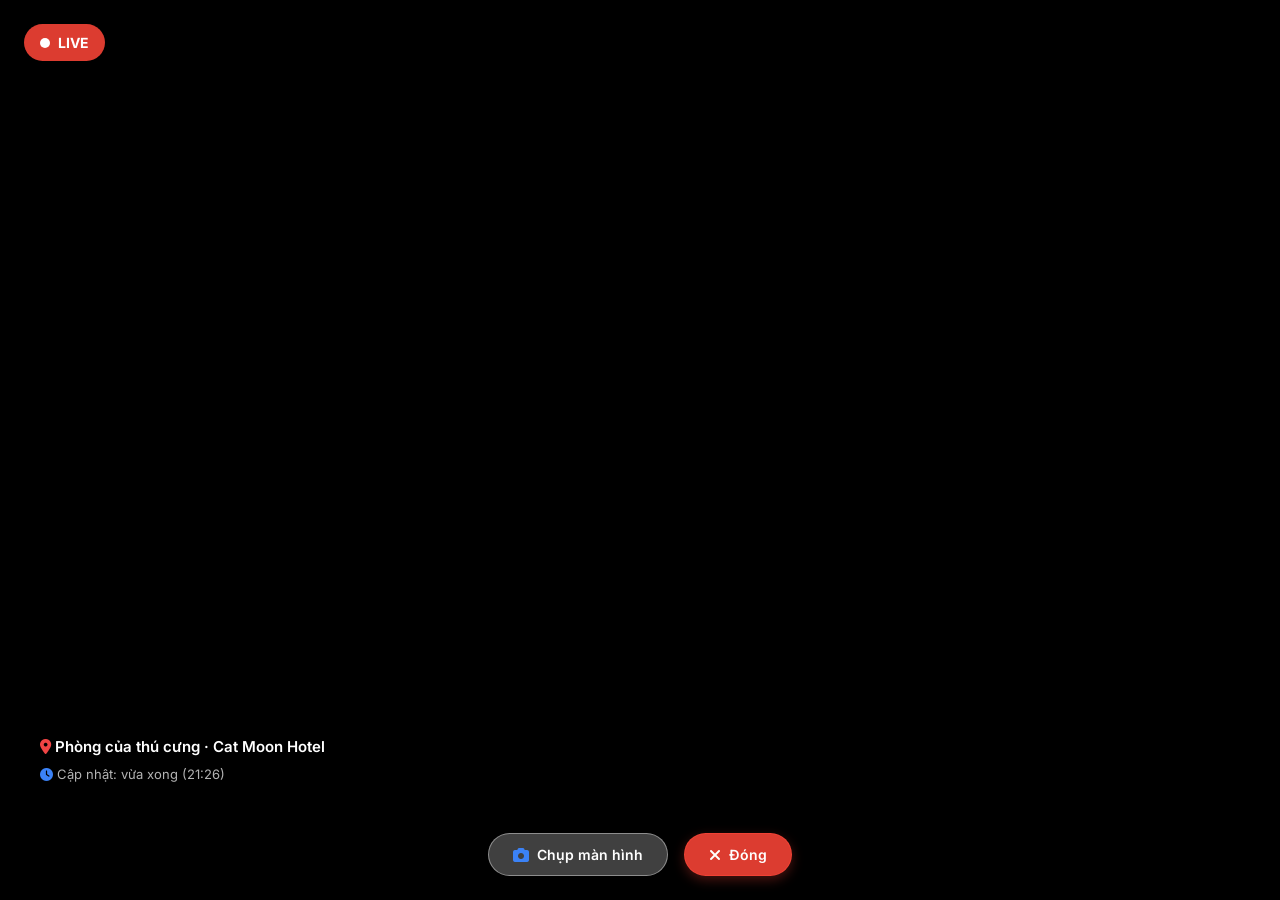
<file: livecam.html>
<!DOCTYPE html>
<html lang="vi">
<head>
  <meta charset="UTF-8">
  <meta name="viewport" content="width=device-width, initial-scale=1.0">
  <meta name="description" content="Live Cam - PETTEL">
  <title>Cam trực tiếp | PETTEL</title>
  <link href="https://cdnjs.cloudflare.com/ajax/libs/font-awesome/6.5.0/css/all.min.css" rel="stylesheet">
  <link rel="stylesheet" href="styles.css">
  <link rel="icon" href="data:image/svg+xml,<svg xmlns='http://www.w3.org/2000/svg' viewBox='0 0 100 100'><text y='.9em' font-size='90'>🐾</text></svg>">
  <script src="data.js"></script>
</head>
<body>

  <div class="livecam-overlay">
    <div class="livecam-container">
      
      <!-- Live badge -->
      <div class="livecam-live-badge">
        <span class="live-dot"></span> LIVE
      </div>

      <!-- Camera feed -->
      <div class="livecam-feed">
        <video class="livecam-feed-video" id="live-video" data-test-id="duplo-hls-video" elementtiming="gestalt-video" playsinline="" poster="https://i.pinimg.com/236x/84/78/61/847861f6266c2f8dfaa1dadf5fec0b8c.jpg" preload="auto" autoplay>
          <source src="7800090249519.mp4" type="video/mp4">
          <track kind="captions">
          Trình duyệt của bạn không hỗ trợ thẻ video.
        </video>
      </div>

      <!-- Info footer -->
      <div class="livecam-info">
        <div class="livecam-location" id="livecam-location">
          <i class="fa-solid fa-map-marker-alt"></i> Phòng của Min & Mun · Cat Moon Hotel
        </div>
        <div class="livecam-timestamp" id="livecam-timestamp">
          <i class="fa-solid fa-clock"></i> Cập nhật: vừa xong
        </div>
      </div>

      <!-- Controls -->
      <div class="livecam-controls">
        <button class="livecam-control-btn" id="screenshot-btn">
          <i class="fa-solid fa-camera"></i>
          Chụp màn hình
        </button>
        <button class="livecam-close-btn" id="close-btn">
          <i class="fa-solid fa-xmark"></i>
          Đóng
        </button>
      </div>

    </div>
  </div>

  <script>
    // Load sitter data from URL
    function getQueryParam(param) {
      const urlParams = new URLSearchParams(window.location.search);
      return urlParams.get(param);
    }

    let updateInterval = null;

    function loadLiveCamData() {
      const sitterId = parseInt(getQueryParam('id')) || 3;
      
      if (typeof sittersData !== 'undefined') {
        const sitter = sittersData.find(s => s.id === sitterId);
        
        if (sitter) {
          document.getElementById('livecam-location').innerHTML = `<i class="fa-solid fa-map-marker-alt"></i> Phòng của thú cưng · ${sitter.name}`;
          document.title = `Live Cam - ${sitter.name} | PETTEL`;
        }
      }

      // Update timestamp every 30 seconds
      updateTimestamp();
      updateInterval = setInterval(updateTimestamp, 30000);
    }

    function updateTimestamp() {
      const now = new Date();
      const time = `${now.getHours()}:${now.getMinutes().toString().padStart(2, '0')}`;
      document.getElementById('livecam-timestamp').innerHTML = `<i class="fa-solid fa-clock"></i> Cập nhật: vừa xong (${time})`;
    }

    // Screenshot button
    document.getElementById('screenshot-btn').addEventListener('click', () => {
      // Show toast notification
      const toast = document.createElement('div');
      toast.className = 'livecam-toast';
      toast.innerHTML = '<i class="fa-solid fa-check-circle"></i> Đã lưu ảnh';
      document.body.appendChild(toast);
      
      setTimeout(() => {
        toast.classList.add('show');
      }, 10);
      
      setTimeout(() => {
        toast.classList.remove('show');
        setTimeout(() => {
          document.body.removeChild(toast);
        }, 300);
      }, 2000);
    });

    // Close button
    document.getElementById('close-btn').addEventListener('click', () => {
      if (updateInterval) {
        clearInterval(updateInterval);
      }
      const sitterId = parseInt(getQueryParam('id')) || 3;
      window.location.href = `chat.html?id=${sitterId}`;
    });

    // Initialize
    if (document.readyState === 'loading') {
      document.addEventListener('DOMContentLoaded', () => {
        loadLiveCamData();
        setTimeout(() => {
          const video = document.getElementById('live-video');
          if (video) {
            video.muted = false;
            video.volume = 1;
          }
        }, 100);
      });
    } else {
      loadLiveCamData();
      setTimeout(() => {
        const video = document.getElementById('live-video');
        if (video) {
          video.muted = false;
          video.volume = 1;
        }
      }, 100);
    }
  </script>
</body>
</html>
</file>
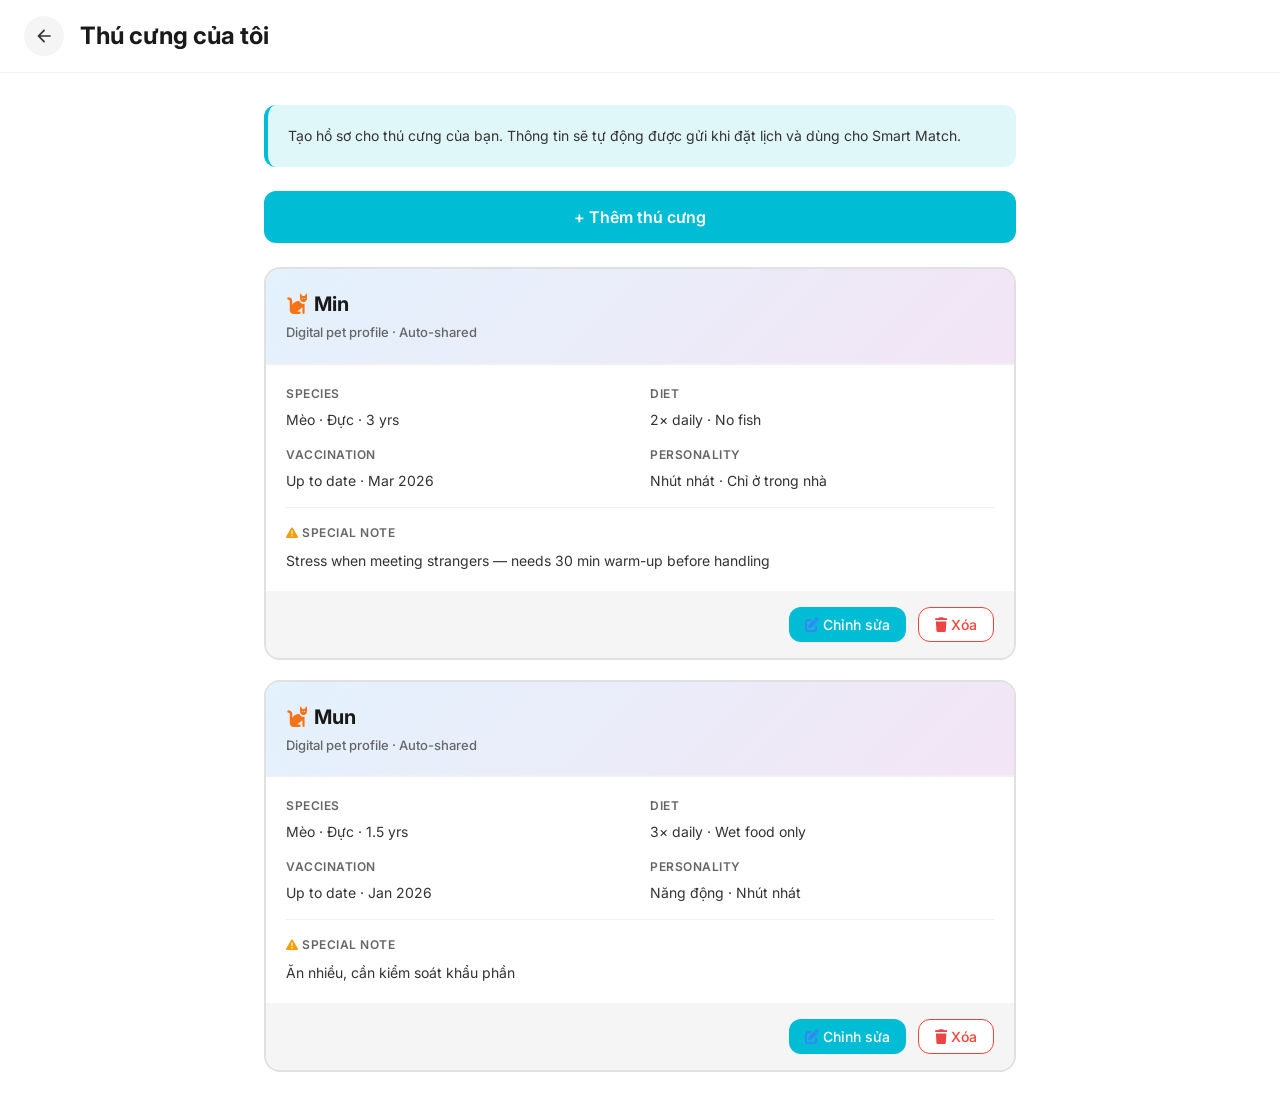
<file: pet-profile.html>
<!DOCTYPE html>
<html lang="vi">
<head>
  <meta charset="UTF-8">
  <meta name="viewport" content="width=device-width, initial-scale=1.0">
  <meta name="description" content="Hồ sơ thú cưng - PETTEL">
  <title>Hồ sơ thú cưng | PETTEL</title>
  <link href="https://cdnjs.cloudflare.com/ajax/libs/font-awesome/6.5.0/css/all.min.css" rel="stylesheet">
  <link rel="stylesheet" href="styles.css">
  <link rel="icon" href="data:image/svg+xml,<svg xmlns='http://www.w3.org/2000/svg' viewBox='0 0 100 100'><text y='.9em' font-size='90'>🐾</text></svg>">
  <script src="data.js"></script>
</head>
<body>

  <!-- Header -->
  <header class="pet-profile-header">
    <a href="index.html" class="pet-profile-back">
      <svg viewBox="0 0 24 24" xmlns="http://www.w3.org/2000/svg">
        <path d="M20 11H7.83l5.59-5.59L12 4l-8 8 8 8 1.41-1.41L7.83 13H20v-2z"/>
      </svg>
    </a>
    <h1>Thú cưng của tôi</h1>
  </header>

  <!-- Main Content -->
  <div class="pet-profile-page">
    
    <div class="pet-profile-intro">
      <p>Tạo hồ sơ cho thú cưng của bạn. Thông tin sẽ tự động được gửi khi đặt lịch và dùng cho Smart Match.</p>
    </div>

    <button class="btn-add-pet" id="btn-add-pet">+ Thêm thú cưng</button>

    <!-- Pet Cards Container -->
    <div class="pet-cards-container" id="pet-cards-container">
      <!-- Pet cards will be rendered here -->
    </div>

  </div>

  <!-- Add/Edit Pet Modal -->
  <div class="pet-modal" id="pet-modal" style="display: none;">
    <div class="pet-modal-content">
      <div class="pet-modal-header">
        <h2 id="modal-title">Thêm thú cưng</h2>
        <button class="pet-modal-close" id="modal-close">×</button>
      </div>
      
      <form class="pet-form" id="pet-form">
        <input type="hidden" id="pet-id">
        
        <div class="form-group">
          <label for="pet-name">Tên thú cưng <span class="required">*</span></label>
          <input type="text" id="pet-name" required placeholder="Ví dụ: Min">
        </div>

        <div class="form-group">
          <label>Loài <span class="required">*</span></label>
          <div class="form-radio-group">
            <label class="form-radio">
              <input type="radio" name="species" value="cat" required checked>
              <span><i class="fa-solid fa-cat"></i> Mèo</span>
            </label>
            <label class="form-radio">
              <input type="radio" name="species" value="dog" required>
              <span><i class="fa-solid fa-dog"></i> Chó</span>
            </label>
          </div>
        </div>

        <div class="form-group">
          <label>Giới tính <span class="required">*</span></label>
          <div class="form-radio-group">
            <label class="form-radio">
              <input type="radio" name="sex" value="male" required checked>
              <span>Đực</span>
            </label>
            <label class="form-radio">
              <input type="radio" name="sex" value="female" required>
              <span>Cái</span>
            </label>
          </div>
        </div>

        <div class="form-group">
          <label for="pet-age">Tuổi (năm) <span class="required">*</span></label>
          <input type="number" id="pet-age" required min="0" max="30" step="0.5" placeholder="Ví dụ: 3">
        </div>

        <div class="form-group">
          <label for="pet-diet">Chế độ ăn</label>
          <textarea id="pet-diet" rows="2" placeholder="Ví dụ: 2× daily · No fish"></textarea>
        </div>

        <div class="form-group">
          <label for="pet-vaccination">Tình trạng tiêm chủng</label>
          <input type="text" id="pet-vaccination" placeholder="Ví dụ: Up to date · Mar 2026">
        </div>

        <div class="form-group">
          <label>Tính cách</label>
          <div class="form-checkbox-group">
            <label class="form-checkbox">
              <input type="checkbox" name="personality" value="friendly">
              <span>Thân thiện</span>
            </label>
            <label class="form-checkbox">
              <input type="checkbox" name="personality" value="shy">
              <span>Nhút nhát</span>
            </label>
            <label class="form-checkbox">
              <input type="checkbox" name="personality" value="active">
              <span>Năng động</span>
            </label>
            <label class="form-checkbox">
              <input type="checkbox" name="personality" value="indoor-only">
              <span>Chỉ ở trong nhà</span>
            </label>
            <label class="form-checkbox">
              <input type="checkbox" name="personality" value="outdoor">
              <span>Thích ở ngoài</span>
            </label>
          </div>
        </div>

        <div class="form-group">
          <label for="pet-special-note">Ghi chú đặc biệt</label>
          <textarea id="pet-special-note" rows="3" placeholder="Ví dụ: Stress when meeting strangers — needs 30 min warm-up"></textarea>
        </div>

        <div class="form-actions">
          <button type="button" class="btn-cancel" id="btn-cancel">Hủy</button>
          <button type="submit" class="btn-save">Lưu thẻ</button>
        </div>
      </form>
    </div>
  </div>

  <script>
    let pets = [];
    let editingPetId = null;

    // Load pets from localStorage
    function loadPets() {
      const stored = localStorage.getItem('pettel_pets');
      pets = stored ? JSON.parse(stored) : [];
      renderPets();
    }

    // Save pets to localStorage
    function savePets() {
      localStorage.setItem('pettel_pets', JSON.stringify(pets));
    }

    // Render pet cards
    function renderPets() {
      const container = document.getElementById('pet-cards-container');
      container.innerHTML = '';

      if (pets.length === 0) {
        container.innerHTML = '<div class="no-pets-message">Chưa có thú cưng nào. Hãy thêm thú cưng đầu tiên!</div>';
        return;
      }

      pets.forEach(pet => {
        const card = document.createElement('div');
        card.className = 'pet-card';
        
        const personalityLabels = {
          'friendly': 'Thân thiện',
          'shy': 'Nhút nhát',
          'active': 'Năng động',
          'indoor-only': 'Chỉ ở trong nhà',
          'outdoor': 'Thích ở ngoài'
        };
        
        const personalityText = pet.personality.map(p => personalityLabels[p] || p).join(' · ');
        const speciesIcon = pet.species === 'cat' ? '<i class="fa-solid fa-cat"></i>' : '<i class="fa-solid fa-dog"></i>';
        const sexLabel = pet.sex === 'male' ? 'Đực' : 'Cái';
        const speciesLabel = pet.species === 'cat' ? 'Mèo' : 'Chó';

        card.innerHTML = `
          <div class="pet-card-header">
            <h3>${speciesIcon} ${pet.name}</h3>
            <div class="pet-card-subtitle">Digital pet profile · Auto-shared</div>
          </div>
          <div class="pet-card-body">
            <div class="pet-info-row">
              <div class="pet-info-col">
                <div class="pet-info-label">Species</div>
                <div class="pet-info-value">${speciesLabel} · ${sexLabel} · ${pet.age} yrs</div>
              </div>
              <div class="pet-info-col">
                <div class="pet-info-label">Diet</div>
                <div class="pet-info-value">${pet.diet || 'Chưa cập nhật'}</div>
              </div>
            </div>
            <div class="pet-info-row">
              <div class="pet-info-col">
                <div class="pet-info-label">Vaccination</div>
                <div class="pet-info-value">${pet.vaccination || 'Chưa cập nhật'}</div>
              </div>
              <div class="pet-info-col">
                <div class="pet-info-label">Personality</div>
                <div class="pet-info-value">${personalityText || 'Chưa cập nhật'}</div>
              </div>
            </div>
            ${pet.specialNote ? `
            <div class="pet-special-note">
              <div class="pet-info-label"><i class="fa-solid fa-exclamation-triangle"></i> Special Note</div>
              <div class="pet-info-value">${pet.specialNote}</div>
            </div>
            ` : ''}
          </div>
          <div class="pet-card-actions">
            <button class="pet-edit-btn" data-id="${pet.id}"><i class="fa-solid fa-edit"></i> Chỉnh sửa</button>
            <button class="pet-delete-btn" data-id="${pet.id}"><i class="fa-solid fa-trash"></i> Xóa</button>
          </div>
        `;

        container.appendChild(card);
      });

      // Add event listeners
      document.querySelectorAll('.pet-edit-btn').forEach(btn => {
        btn.addEventListener('click', () => editPet(btn.dataset.id));
      });

      document.querySelectorAll('.pet-delete-btn').forEach(btn => {
        btn.addEventListener('click', () => deletePet(btn.dataset.id));
      });
    }

    // Show modal
    function showModal(isEdit = false) {
      const modal = document.getElementById('pet-modal');
      const title = document.getElementById('modal-title');
      title.textContent = isEdit ? 'Chỉnh sửa thú cưng' : 'Thêm thú cưng';
      modal.style.display = 'flex';
    }

    // Hide modal
    function hideModal() {
      document.getElementById('pet-modal').style.display = 'none';
      document.getElementById('pet-form').reset();
      editingPetId = null;
    }

    // Add pet
    function addPet(petData) {
      const newPet = {
        id: Date.now().toString(),
        ...petData
      };
      pets.push(newPet);
      savePets();
      renderPets();
    }

    // Edit pet
    function editPet(petId) {
      const pet = pets.find(p => p.id === petId);
      if (!pet) return;

      editingPetId = petId;
      
      // Fill form
      document.getElementById('pet-id').value = pet.id;
      document.getElementById('pet-name').value = pet.name;
      document.querySelector(`input[name="species"][value="${pet.species}"]`).checked = true;
      document.querySelector(`input[name="sex"][value="${pet.sex}"]`).checked = true;
      document.getElementById('pet-age').value = pet.age;
      document.getElementById('pet-diet').value = pet.diet || '';
      document.getElementById('pet-vaccination').value = pet.vaccination || '';
      document.getElementById('pet-special-note').value = pet.specialNote || '';
      
      // Check personality
      document.querySelectorAll('input[name="personality"]').forEach(cb => {
        cb.checked = pet.personality.includes(cb.value);
      });

      showModal(true);
    }

    // Update pet
    function updatePet(petId, petData) {
      const index = pets.findIndex(p => p.id === petId);
      if (index !== -1) {
        pets[index] = { id: petId, ...petData };
        savePets();
        renderPets();
      }
    }

    // Delete pet
    function deletePet(petId) {
      if (confirm('Bạn có chắc muốn xóa thú cưng này?')) {
        pets = pets.filter(p => p.id !== petId);
        savePets();
        renderPets();
      }
    }

    // Form submit
    document.getElementById('pet-form').addEventListener('submit', (e) => {
      e.preventDefault();

      const personality = Array.from(document.querySelectorAll('input[name="personality"]:checked')).map(cb => cb.value);
      
      const petData = {
        name: document.getElementById('pet-name').value,
        species: document.querySelector('input[name="species"]:checked').value,
        sex: document.querySelector('input[name="sex"]:checked').value,
        age: parseFloat(document.getElementById('pet-age').value),
        diet: document.getElementById('pet-diet').value,
        vaccination: document.getElementById('pet-vaccination').value,
        personality: personality,
        specialNote: document.getElementById('pet-special-note').value
      };

      if (editingPetId) {
        updatePet(editingPetId, petData);
      } else {
        addPet(petData);
      }

      hideModal();
    });

    // Event listeners
    document.getElementById('btn-add-pet').addEventListener('click', () => showModal(false));
    document.getElementById('modal-close').addEventListener('click', hideModal);
    document.getElementById('btn-cancel').addEventListener('click', hideModal);

    // Close modal on outside click
    document.getElementById('pet-modal').addEventListener('click', (e) => {
      if (e.target.id === 'pet-modal') {
        hideModal();
      }
    });

    // Initialize
    if (document.readyState === 'loading') {
      document.addEventListener('DOMContentLoaded', loadPets);
    } else {
      loadPets();
    }
  </script>
</body>
</html>
</file>
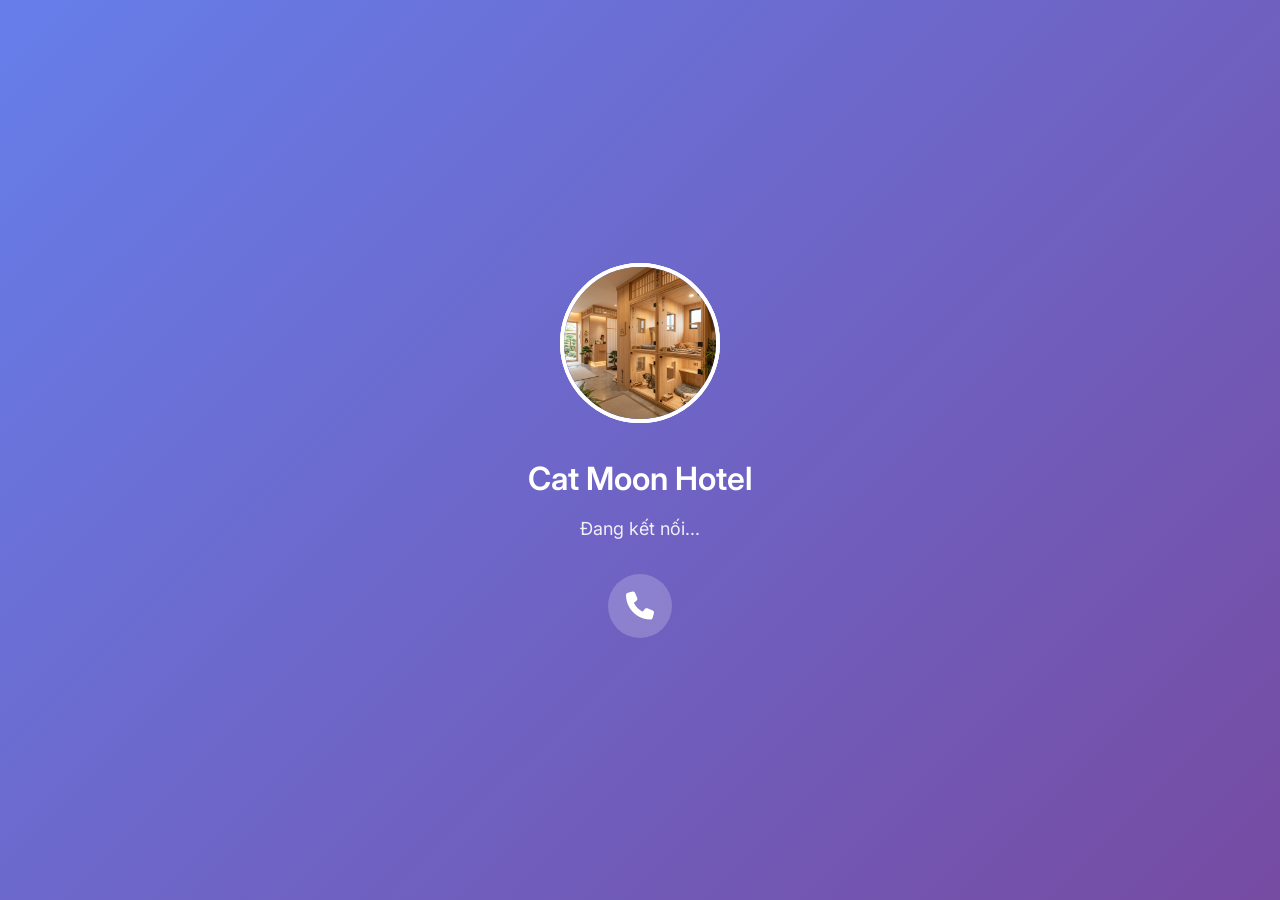
<file: videocall.html>
<!DOCTYPE html>
<html lang="vi">
<head>
  <meta charset="UTF-8">
  <meta name="viewport" content="width=device-width, initial-scale=1.0">
  <meta name="description" content="Video Call - PETTEL">
  <title>Gọi video | PETTEL</title>
  <link href="https://cdnjs.cloudflare.com/ajax/libs/font-awesome/6.5.0/css/all.min.css" rel="stylesheet">
  <link rel="stylesheet" href="styles.css">
  <link rel="icon" href="data:image/svg+xml,<svg xmlns='http://www.w3.org/2000/svg' viewBox='0 0 100 100'><text y='.9em' font-size='90'>🐾</text></svg>">
  <script src="data.js"></script>
</head>
<body>

  <div class="videocall-overlay">
    
    <!-- Calling/Ringing Screen -->
    <div class="videocall-calling" id="videocall-calling">
      <div class="videocall-calling-content">
        <div class="videocall-calling-avatar">
          <img src="images/hotel_interior.png" alt="Avatar" id="calling-avatar">
          <div class="videocall-calling-pulse"></div>
          <div class="videocall-calling-pulse"></div>
          <div class="videocall-calling-pulse"></div>
        </div>
        <h2 id="calling-name">Cat Moon Hotel</h2>
        <p class="videocall-calling-status">Đang kết nối...</p>
        <div class="videocall-calling-icon">
          <i class="fa-solid fa-phone"></i>
        </div>
      </div>
    </div>

    <!-- Connected Call Screen -->
    <div class="videocall-container" id="videocall-container" style="display: none;">
      
      <!-- Remote feed (sitter's camera) -->
      <div class="videocall-remote-feed">
        <video id="remote-video" class="videocall-feed-image" autoplay playsinline loop muted>
          <source src="video-call.mp4" type="video/mp4">
          Trình duyệt của bạn không hỗ trợ thẻ video.
        </video>
        <div class="videocall-sitter-label" id="videocall-sitter-label">Cat Moon Hotel</div>
      </div>

      <!-- Self view PiP -->
      <div class="videocall-self-view">
        <video id="self-video" autoplay playsinline muted style="width: 100%; height: 100%; object-fit: cover; display: none;"></video>
        <div class="videocall-self-placeholder" id="self-placeholder">Bạn</div>
      </div>

      <!-- Call timer -->
      <div class="videocall-timer" id="videocall-timer">00:00</div>

      <!-- Call controls -->
      <div class="videocall-controls">
        <button class="videocall-control-btn" id="toggle-mic-btn" title="Tắt mic">
          <i class="fa-solid fa-microphone"></i>
        </button>
        <button class="videocall-control-btn" id="toggle-camera-btn" title="Tắt camera">
          <i class="fa-solid fa-video"></i>
        </button>
        <button class="videocall-control-btn videocall-end-btn" id="end-call-btn" title="Kết thúc cuộc gọi">
          <i class="fa-solid fa-phone-slash"></i>
        </button>
      </div>

    </div>
  </div>

  <script>
    // Load sitter data from URL
    function getQueryParam(param) {
      const urlParams = new URLSearchParams(window.location.search);
      return urlParams.get(param);
    }

    let callSeconds = 0;
    let callTimer = null;
    let micOn = true;
    let cameraOn = true;
    let localStream = null;
    let isConnected = false;

    // Audio context for connection tone
    let audioContext = null;
    let connectionTone = null;

    // Play Messenger-style calling tone
    function playConnectionTone() {
      try {
        audioContext = new (window.AudioContext || window.webkitAudioContext)();
        
        // Messenger-style melody: E5 -> C5 (up and down pattern)
        const notes = [
          { freq: 659.25, start: 0, duration: 0.15 },      // E5
          { freq: 523.25, start: 0.18, duration: 0.15 },   // C5
          { freq: 659.25, start: 1.2, duration: 0.15 },    // E5
          { freq: 523.25, start: 1.38, duration: 0.15 },   // C5
          { freq: 659.25, start: 2.4, duration: 0.15 },    // E5
          { freq: 523.25, start: 2.58, duration: 0.15 },   // C5
        ];
        
        notes.forEach(note => {
          const oscillator = audioContext.createOscillator();
          const gainNode = audioContext.createGain();
          
          oscillator.connect(gainNode);
          gainNode.connect(audioContext.destination);
          
          oscillator.frequency.value = note.freq;
          oscillator.type = 'sine';
          
          const startTime = audioContext.currentTime + note.start;
          const endTime = startTime + note.duration;
          
          // Smooth envelope
          gainNode.gain.setValueAtTime(0, startTime);
          gainNode.gain.linearRampToValueAtTime(0.25, startTime + 0.02);
          gainNode.gain.linearRampToValueAtTime(0.25, endTime - 0.02);
          gainNode.gain.linearRampToValueAtTime(0, endTime);
          
          oscillator.start(startTime);
          oscillator.stop(endTime);
        });
      } catch (error) {
        console.log('Audio not supported');
      }
    }

    // Play end call sound
    function playEndCallSound() {
      try {
        const tempContext = new (window.AudioContext || window.webkitAudioContext)();
        const oscillator = tempContext.createOscillator();
        const gainNode = tempContext.createGain();
        
        oscillator.connect(gainNode);
        gainNode.connect(tempContext.destination);
        
        // Descending tone (disconnect sound)
        oscillator.frequency.setValueAtTime(400, tempContext.currentTime);
        oscillator.frequency.exponentialRampToValueAtTime(200, tempContext.currentTime + 0.3);
        oscillator.type = 'sine';
        
        gainNode.gain.setValueAtTime(0.3, tempContext.currentTime);
        gainNode.gain.exponentialRampToValueAtTime(0.01, tempContext.currentTime + 0.3);
        
        oscillator.start();
        oscillator.stop(tempContext.currentTime + 0.3);
        
        setTimeout(() => {
          tempContext.close();
        }, 500);
      } catch (error) {
        console.log('Audio not supported');
      }
    }

    function connectCall() {
      isConnected = true;
      document.getElementById('videocall-calling').style.display = 'none';
      document.getElementById('videocall-container').style.display = 'block';
      
      const remoteVideo = document.getElementById('remote-video');
      if (remoteVideo) {
        remoteVideo.muted = false;
        const playPromise = remoteVideo.play();
        if (playPromise !== undefined) {
          playPromise.catch(error => {
            console.log('Remote video autoplay prevented:', error);
          });
        }
      }

      // Start call timer
      callTimer = setInterval(() => {
        callSeconds++;
        const minutes = Math.floor(callSeconds / 60).toString().padStart(2, '0');
        const seconds = (callSeconds % 60).toString().padStart(2, '0');
        document.getElementById('videocall-timer').textContent = `${minutes}:${seconds}`;
      }, 1000);
    }

    async function startWebcam() {
      try {
        localStream = await navigator.mediaDevices.getUserMedia({ video: true, audio: true });
        const videoElement = document.getElementById('self-video');
        const placeholder = document.getElementById('self-placeholder');
        videoElement.srcObject = localStream;
        videoElement.style.display = 'block';
        placeholder.style.display = 'none';
      } catch (error) {
        console.log('Không thể truy cập camera:', error);
        // Keep placeholder if camera access fails
      }
    }

    function loadVideoCallData() {
      const sitterId = parseInt(getQueryParam('id')) || 3;
      
      if (typeof sittersData !== 'undefined') {
        const sitter = sittersData.find(s => s.id === sitterId);
        
        if (sitter) {
          document.getElementById('videocall-sitter-label').textContent = sitter.name;
          document.getElementById('calling-name').textContent = sitter.name;
          document.title = `Gọi video với ${sitter.name} | PETTEL`;
        }
      }

      // Play ringing tone
      playConnectionTone();

      // Show calling screen for 3-4 seconds
      setTimeout(() => {
        connectCall();
        startWebcam();
      }, 3500);
    }

    // Toggle mic
    document.getElementById('toggle-mic-btn').addEventListener('click', function() {
      micOn = !micOn;
      const icon = this.querySelector('i');
      if (micOn) {
        icon.className = 'fa-solid fa-microphone';
        this.style.opacity = '1';
        this.title = 'Tắt mic';
        if (localStream) {
          localStream.getAudioTracks().forEach(track => track.enabled = true);
        }
      } else {
        icon.className = 'fa-solid fa-microphone-slash';
        this.style.opacity = '0.7';
        this.style.background = 'rgba(220, 38, 38, 0.9)';
        this.title = 'Bật mic';
        if (localStream) {
          localStream.getAudioTracks().forEach(track => track.enabled = false);
        }
      }
      if (micOn) {
        this.style.background = '';
      }
    });

    // Toggle camera
    document.getElementById('toggle-camera-btn').addEventListener('click', function() {
      cameraOn = !cameraOn;
      const icon = this.querySelector('i');
      const videoElement = document.getElementById('self-video');
      const placeholder = document.getElementById('self-placeholder');
      
      if (cameraOn) {
        icon.className = 'fa-solid fa-video';
        this.style.opacity = '1';
        this.title = 'Tắt camera';
        if (localStream) {
          localStream.getVideoTracks().forEach(track => track.enabled = true);
          videoElement.style.display = 'block';
          placeholder.style.display = 'none';
        }
      } else {
        icon.className = 'fa-solid fa-video-slash';
        this.style.opacity = '0.7';
        this.style.background = 'rgba(220, 38, 38, 0.9)';
        this.title = 'Bật camera';
        if (localStream) {
          localStream.getVideoTracks().forEach(track => track.enabled = false);
        }
        videoElement.style.display = 'none';
        placeholder.style.display = 'flex';
      }
      if (cameraOn) {
        this.style.background = '';
      }
    });

    // End call
    document.getElementById('end-call-btn').addEventListener('click', () => {
      // Play end call sound first
      playEndCallSound();
      
      if (callTimer) {
        clearInterval(callTimer);
      }
      // Stop webcam
      if (localStream) {
        localStream.getTracks().forEach(track => track.stop());
      }
      // Stop audio context
      if (audioContext) {
        audioContext.close();
      }
      
      // Wait for sound to play before redirecting
      const sitterId = parseInt(getQueryParam('id')) || 3;
      setTimeout(() => {
        window.location.href = `chat.html?id=${sitterId}`;
      }, 400);
    });

    // Initialize
    if (document.readyState === 'loading') {
      document.addEventListener('DOMContentLoaded', loadVideoCallData);
    } else {
      loadVideoCallData();
    }
  </script>
</body>
</html>
</file>
<file: styles.css>
/* ============================
   PETTEL Design System
   Pet Care Service Platform
   ============================ */

@import url('https://fonts.googleapis.com/css2?family=Inter:wght@400;500;600;700;800&display=swap');

/* --- CSS Variables --- */
:root {
  --color-primary: #00BCD4;
  --color-primary-light: #4DD0E1;
  --color-primary-dark: #0097A7;
  --color-primary-bg: #E0F7FA;
  --color-orange: #FF6D00;
  --color-orange-light: #FFF3E0;
  --color-gold: #FFB800;
  --color-green: #2E7D32;
  --color-green-light: #E8F5E9;
  --color-text-dark: #1A1A1A;
  --color-text: #333333;
  --color-text-secondary: #666666;
  --color-text-light: #999999;
  --color-border: #E0E0E0;
  --color-border-light: #F0F0F0;
  --color-bg: #FFFFFF;
  --color-bg-gray: #F5F5F5;
  --color-bg-page: #FAFAFA;
  --color-heart: #4DD0E1;
  --color-shadow: rgba(0, 0, 0, 0.08);
  --color-shadow-hover: rgba(0, 0, 0, 0.15);
  --radius-sm: 8px;
  --radius-md: 12px;
  --radius-lg: 16px;
  --radius-xl: 24px;
  --radius-pill: 999px;
  --font-family: 'Inter', -apple-system, BlinkMacSystemFont, 'Segoe UI', sans-serif;
  --transition: all 0.2s ease;
}

/* --- Reset & Base --- */
*, *::before, *::after {
  margin: 0;
  padding: 0;
  box-sizing: border-box;
}

html {
  font-size: 16px;
  scroll-behavior: smooth;
}

body {
  font-family: var(--font-family);
  color: var(--color-text);
  background: var(--color-bg);
  line-height: 1.5;
  -webkit-font-smoothing: antialiased;
  -moz-osx-font-smoothing: grayscale;
}

a {
  text-decoration: none;
  color: inherit;
}

img {
  display: block;
  max-width: 100%;
}

button {
  font-family: inherit;
  cursor: pointer;
  border: none;
  background: none;
}

/* ============================
   HEADER / NAVIGATION
   ============================ */
.header {
  position: sticky;
  top: 0;
  z-index: 100;
  background: var(--color-bg);
  border-bottom: 1px solid var(--color-border-light);
}

.header-top {
  display: flex;
  align-items: center;
  justify-content: space-between;
  padding: 12px 24px;
  max-width: 1440px;
  margin: 0 auto;
}

/* Logo */
.logo {
  display: flex;
  align-items: center;
  gap: 6px;
  font-size: 24px;
  font-weight: 800;
  color: var(--color-primary);
  letter-spacing: -0.5px;
}

.logo-icon {
  width: 32px;
  height: 32px;
}

.logo-icon svg {
  width: 100%;
  height: 100%;
  fill: var(--color-primary);
}

/* Search Bar */
.search-bar {
  display: flex;
  align-items: center;
  border: 1px solid var(--color-border);
  border-radius: var(--radius-pill);
  padding: 0;
  background: var(--color-bg);
  box-shadow: 0 1px 6px var(--color-shadow);
  overflow: hidden;
  transition: var(--transition);
}

.search-bar:hover {
  box-shadow: 0 2px 12px var(--color-shadow-hover);
}

.search-bar__item {
  padding: 10px 20px;
  font-size: 14px;
  font-weight: 500;
  color: var(--color-text);
  white-space: nowrap;
  position: relative;
  cursor: pointer;
  transition: var(--transition);
}

.search-bar__item:hover {
  background: var(--color-bg-gray);
}

.search-bar__item:not(:last-child)::after {
  content: '';
  position: absolute;
  right: 0;
  top: 50%;
  transform: translateY(-50%);
  width: 1px;
  height: 24px;
  background: var(--color-border);
}

.search-bar__item--location {
  font-weight: 600;
}

.search-bar__input {
  flex: 1;
  padding: 10px 20px;
  font-size: 14px;
  font-weight: 500;
  color: var(--color-text);
  border: none;
  outline: none;
  background: transparent;
  min-width: 300px;
}

.search-bar__input::placeholder {
  color: var(--color-text-secondary);
}

.search-bar__btn {
  width: 36px;
  height: 36px;
  border-radius: 50%;
  background: var(--color-primary);
  display: flex;
  align-items: center;
  justify-content: center;
  margin: 4px 6px 4px 4px;
  flex-shrink: 0;
  transition: var(--transition);
}

.search-bar__btn:hover {
  background: var(--color-primary-dark);
  transform: scale(1.05);
}

.search-bar__btn svg {
  width: 16px;
  height: 16px;
  fill: white;
}

/* Header right */
.header-right {
  display: flex;
  align-items: center;
  gap: 16px;
}

.become-host {
  font-size: 14px;
  font-weight: 500;
  color: var(--color-text);
  padding: 8px 12px;
  border-radius: var(--radius-pill);
  transition: var(--transition);
}

.become-host:hover {
  background: var(--color-bg-gray);
}

.user-menu {
  display: flex;
  align-items: center;
  gap: 8px;
  padding: 6px 6px 6px 12px;
  border: 1px solid var(--color-border);
  border-radius: var(--radius-pill);
  cursor: pointer;
  transition: var(--transition);
}

.user-menu:hover {
  box-shadow: 0 2px 8px var(--color-shadow);
}

.user-menu__hamburger {
  display: flex;
  flex-direction: column;
  gap: 3px;
}

.user-menu__hamburger span {
  display: block;
  width: 16px;
  height: 2px;
  background: var(--color-text-secondary);
  border-radius: 1px;
}

.user-menu__avatar {
  width: 32px;
  height: 32px;
  border-radius: 50%;
  background: var(--color-text-secondary);
  display: flex;
  align-items: center;
  justify-content: center;
  overflow: hidden;
}

.user-menu__avatar svg {
  width: 20px;
  height: 20px;
  fill: white;
}

/* ============================
   FILTER BAR
   ============================ */
.filter-bar {
  display: flex;
  align-items: center;
  gap: 10px;
  padding: 12px 24px;
  max-width: 1440px;
  margin: 0 auto;
  overflow-x: auto;
  overflow-y: visible;
  scrollbar-width: none;
  position: relative;
  z-index: 10000;
}

.filter-bar::-webkit-scrollbar {
  display: none;
}

.filter-dropdown {
  display: flex;
  align-items: center;
  gap: 6px;
  padding: 8px 16px;
  border: 1px solid var(--color-border);
  border-radius: var(--radius-pill);
  font-size: 13px;
  font-weight: 500;
  color: var(--color-text);
  white-space: nowrap;
  cursor: pointer;
  transition: var(--transition);
  background: var(--color-bg);
}

.filter-dropdown:hover {
  border-color: var(--color-text);
}

.filter-dropdown svg {
  width: 14px;
  height: 14px;
  fill: var(--color-text-secondary);
}

.filter-dropdown-wrapper {
  position: relative;
}

.filter-dropdown-menu {
  position: fixed;
  margin-top: 8px;
  background: white;
  border: 1px solid var(--color-border);
  border-radius: var(--radius-lg);
  box-shadow: 0 4px 12px rgba(0, 0, 0, 0.15);
  min-width: 220px;
  z-index: 100000;
  overflow: hidden;
}

.filter-dropdown-option {
  padding: 10px 16px;
  font-size: 14px;
  color: var(--color-text);
  cursor: pointer;
  transition: var(--transition);
}

.filter-dropdown-option:hover {
  background: var(--color-bg-gray);
}

.filter-date-wrapper {
  display: flex;
  align-items: center;
  gap: 8px;
  padding: 6px 14px;
  border: 1px solid var(--color-border);
  border-radius: var(--radius-pill);
  font-size: 13px;
  background: var(--color-bg);
  white-space: nowrap;
}

.filter-date-label {
  font-weight: 500;
  color: var(--color-text);
  min-width: 65px;
}

.filter-date-input {
  border: none;
  outline: none;
  font-size: 13px;
  font-weight: 500;
  color: var(--color-text);
  background: transparent;
  cursor: pointer;
  min-width: 90px;
}

.filter-pill {
  padding: 8px 18px;
  border-radius: var(--radius-pill);
  font-size: 13px;
  font-weight: 500;
  white-space: nowrap;
  cursor: pointer;
  transition: var(--transition);
  border: 1px solid transparent;
}

.filter-pill--active {
  background: var(--color-primary);
  color: white;
}

.filter-pill--active:hover {
  background: var(--color-primary-dark);
}

.filter-pill--inactive {
  background: var(--color-bg);
  color: var(--color-text);
  border-color: var(--color-border);
}

.filter-pill--inactive:hover {
  border-color: var(--color-text);
  background: var(--color-bg-gray);
}

.filter-divider {
  width: 1px;
  height: 24px;
  background: var(--color-border);
  flex-shrink: 0;
}

.filter-icon-btn {
  width: 36px;
  height: 36px;
  border: 1px solid var(--color-border);
  border-radius: var(--radius-sm);
  display: flex;
  align-items: center;
  justify-content: center;
  cursor: pointer;
  flex-shrink: 0;
  transition: var(--transition);
}

.filter-icon-btn:hover {
  border-color: var(--color-text);
}

.filter-icon-btn svg {
  width: 16px;
  height: 16px;
  fill: var(--color-text-secondary);
}

/* ============================
   ADVANCED FILTERS PANEL
   ============================ */
.advanced-filters {
  max-height: 0;
  overflow: hidden;
  transition: max-height 0.3s ease-in-out;
  background: var(--color-bg);
  border-bottom: 1px solid transparent;
}

.advanced-filters.open {
  max-height: 600px;
  border-bottom-color: var(--color-border-light);
}

.advanced-filters__content {
  max-width: 1440px;
  margin: 0 auto;
  padding: 24px;
  display: grid;
  grid-template-columns: repeat(auto-fit, minmax(200px, 1fr));
  gap: 24px 32px;
}

.filter-group__title {
  font-size: 14px;
  font-weight: 600;
  color: var(--color-text-dark);
  margin-bottom: 12px;
}

.filter-group__options {
  display: flex;
  flex-direction: column;
  gap: 10px;
}

.filter-checkbox {
  display: grid;
  grid-template-columns: 18px auto;
  gap: 10px;
  align-items: flex-start;
  cursor: pointer;
  user-select: none;
}

.filter-checkbox input[type="checkbox"] {
  width: 18px;
  height: 18px;
  margin-top: 2px;
  cursor: pointer;
  accent-color: var(--color-primary);
}

.filter-checkbox__label {
  font-size: 14px;
  color: var(--color-text);
  line-height: 1.5;
}

.filter-checkbox:hover .filter-checkbox__label {
  color: var(--color-text-dark);
}

.filter-actions {
  grid-column: 1 / -1;
  display: flex;
  justify-content: flex-end;
  gap: 12px;
  padding-top: 16px;
  border-top: 1px solid var(--color-border-light);
}

.filter-actions__clear,
.filter-actions__apply {
  padding: 10px 24px;
  border-radius: var(--radius-sm);
  font-size: 14px;
  font-weight: 600;
  cursor: pointer;
  transition: var(--transition);
}

.filter-actions__clear {
  background: transparent;
  color: var(--color-text);
  border: 1px solid var(--color-border);
}

.filter-actions__clear:hover {
  background: var(--color-bg-gray);
}

.filter-actions__apply {
  background: var(--color-primary);
  color: white;
  border: none;
}

.filter-actions__apply:hover {
  background: var(--color-primary-dark);
}

/* ============================
   LOADING & NO RESULTS
   ============================ */
.loading-overlay {
  position: fixed;
  top: 130px;
  left: 0;
  right: 0;
  bottom: 0;
  background: rgba(255, 255, 255, 0.9);
  display: flex;
  flex-direction: column;
  align-items: center;
  justify-content: center;
  z-index: 50;
  gap: 16px;
}

.loading-spinner {
  width: 40px;
  height: 40px;
  border: 4px solid var(--color-border-light);
  border-top-color: var(--color-primary);
  border-radius: 50%;
  animation: spin 0.8s linear infinite;
}

@keyframes spin {
  to {
    transform: rotate(360deg);
  }
}

.loading-overlay p {
  font-size: 14px;
  color: var(--color-text-secondary);
}

.no-results {
  display: flex;
  flex-direction: column;
  align-items: center;
  justify-content: center;
  padding: 60px 20px;
  text-align: center;
}

.no-results svg {
  width: 64px;
  height: 64px;
  fill: var(--color-text-light);
  margin-bottom: 16px;
}

.no-results h3 {
  font-size: 18px;
  font-weight: 600;
  color: var(--color-text-dark);
  margin-bottom: 8px;
}

.no-results p {
  font-size: 14px;
  color: var(--color-text-secondary);
}


/* ============================
   MAIN LAYOUT (Split View)
   ============================ */
.main-layout {
  display: flex;
  height: calc(100vh - 130px);
  max-width: 1440px;
  margin: 0 auto;
}

.listings-panel {
  flex: 0 0 55%;
  overflow-y: auto;
  padding: 0 24px 24px;
  scrollbar-width: thin;
  scrollbar-color: var(--color-border) transparent;
}

.listings-panel::-webkit-scrollbar {
  width: 6px;
}

.listings-panel::-webkit-scrollbar-track {
  background: transparent;
}

.listings-panel::-webkit-scrollbar-thumb {
  background: var(--color-border);
  border-radius: 3px;
}

.map-panel {
  flex: 0 0 45%;
  position: relative;
  background: var(--color-bg-gray);
  overflow: hidden;
}

.map-panel img {
  width: 100%;
  height: 100%;
  object-fit: cover;
}

/* --- Listings Count --- */
.listings-count {
  font-size: 13px;
  color: var(--color-text-secondary);
  padding: 16px 0 12px;
}

/* ============================
   LISTING CARDS
   ============================ */
.listing-card {
  display: flex;
  gap: 20px;
  padding: 20px 0;
  border-bottom: 1px solid var(--color-border-light);
  cursor: pointer;
  transition: var(--transition);
  text-decoration: none;
  color: inherit;
}

.listing-card:hover {
  opacity: 0.92;
}

.listing-card__image {
  width: 300px;
  height: 200px;
  border-radius: var(--radius-md);
  overflow: hidden;
  flex-shrink: 0;
  position: relative;
}

.listing-card__image img {
  width: 100%;
  height: 100%;
  object-fit: cover;
  transition: transform 0.3s ease;
}

.listing-card:hover .listing-card__image img {
  transform: scale(1.03);
}

.listing-card__content {
  flex: 1;
  display: flex;
  flex-direction: column;
  justify-content: space-between;
  padding: 4px 0;
  position: relative;
}

.listing-card__type {
  font-size: 13px;
  color: var(--color-text-light);
  margin-bottom: 2px;
}

.listing-card__name {
  font-size: 20px;
  font-weight: 700;
  color: var(--color-primary-dark);
  margin-bottom: 8px;
  line-height: 1.3;
}

.listing-card__status {
  font-size: 14px;
  font-weight: 600;
  color: var(--color-orange);
  margin-bottom: 4px;
}

.listing-card__amenities {
  font-size: 13px;
  color: var(--color-text-secondary);
  margin-bottom: 8px;
}

.listing-card__bottom {
  display: flex;
  align-items: center;
  justify-content: space-between;
  margin-top: auto;
}

.listing-card__rating {
  display: flex;
  align-items: center;
  gap: 4px;
  font-size: 14px;
  font-weight: 500;
}

.listing-card__rating .star {
  color: var(--color-gold);
  font-size: 16px;
}

.listing-card__rating .count {
  color: var(--color-text-light);
  font-weight: 400;
}

.listing-card__price {
  font-size: 18px;
  font-weight: 700;
  color: var(--color-text-dark);
}

.listing-card__price span {
  font-size: 14px;
  font-weight: 400;
  color: var(--color-text-secondary);
}

.listing-card__favorite {
  position: absolute;
  top: 4px;
  right: 0;
  width: 32px;
  height: 32px;
  display: flex;
  align-items: center;
  justify-content: center;
  cursor: pointer;
  transition: var(--transition);
}

.listing-card__favorite:hover {
  transform: scale(1.2);
}

.listing-card__favorite svg {
  width: 24px;
  height: 24px;
  stroke: var(--color-heart);
  fill: none;
  stroke-width: 2;
}

.listing-card__favorite.active svg {
  fill: var(--color-heart);
  stroke: var(--color-heart);
}

/* ============================
   DETAIL PAGE
   ============================ */
.detail-page {
  max-width: 1080px;
  margin: 0 auto;
  padding: 0 24px 100px;
}

/* Detail 2-column layout */
.detail-body {
  display: flex;
  gap: 48px;
  align-items: flex-start;
}

.detail-content {
  flex: 1;
  min-width: 0;
}

/* ============================
   BOOKING WIDGET (Sidebar)
   ============================ */
.booking-widget {
  width: 340px;
  flex-shrink: 0;
  position: sticky;
  top: 80px;
  max-height: calc(100vh - 100px);
  overflow-y: auto;
  background: var(--color-bg);
  border: 1px solid var(--color-border);
  border-radius: var(--radius-md);
  padding: 24px;
  box-shadow: 0 4px 16px var(--color-shadow);
  scroll-behavior: smooth;
}

/* Custom scrollbar for booking widget */
.booking-widget::-webkit-scrollbar {
  width: 0px;
  display: none;
}

.booking-widget::-webkit-scrollbar-track {
  background: transparent;
}

.booking-widget::-webkit-scrollbar-thumb {
  background: transparent;
}

.booking-widget::-webkit-scrollbar-thumb:hover {
  background: transparent;
}

/* Hide scrollbar for Firefox */
.booking-widget {
  scrollbar-width: none;
  -ms-overflow-style: none;
}

.booking-widget__header {
  display: flex;
  align-items: baseline;
  justify-content: space-between;
  margin-bottom: 20px;
}

.booking-widget__price {
  font-size: 22px;
  font-weight: 700;
  color: var(--color-text-dark);
}

.booking-widget__price span {
  font-size: 15px;
  font-weight: 400;
  color: var(--color-text-secondary);
}

.booking-widget__rating {
  display: flex;
  flex-direction: column;
  align-items: flex-end;
  gap: 2px;
}

.booking-widget__rating-top {
  display: flex;
  align-items: center;
  gap: 4px;
  font-size: 14px;
  font-weight: 500;
}

.booking-widget__rating-top .star {
  color: var(--color-gold);
}

.booking-widget__rating-count {
  font-size: 12px;
  color: var(--color-text-light);
}

/* Date Inputs */
.booking-widget__dates {
  display: grid;
  grid-template-columns: 1fr 1fr;
  border: 1px solid var(--color-border);
  border-radius: var(--radius-sm);
  overflow: hidden;
  margin-bottom: 12px;
}

.booking-widget__date-field {
  padding: 10px 12px;
  display: flex;
  flex-direction: column;
}

.booking-widget__date-field:first-child {
  border-right: 1px solid var(--color-border);
}

.booking-widget__date-field label {
  font-size: 10px;
  font-weight: 700;
  text-transform: uppercase;
  letter-spacing: 0.5px;
  color: var(--color-text-dark);
  margin-bottom: 2px;
}

.booking-widget__date-field span {
  font-size: 14px;
  color: var(--color-text);
}

/* Pet field */
.booking-widget__pet-field {
  border: 1px solid var(--color-border);
  border-radius: var(--radius-sm);
  padding: 10px 12px;
  margin-bottom: 16px;
  display: flex;
  flex-direction: column;
}

.booking-widget__pet-field label {
  font-size: 10px;
  font-weight: 700;
  text-transform: uppercase;
  letter-spacing: 0.5px;
  color: var(--color-text-dark);
  margin-bottom: 2px;
}

.booking-widget__pet-field span {
  font-size: 14px;
  color: var(--color-text);
}

/* CTA Button */
.booking-widget__cta {
  width: 100%;
  padding: 14px;
  background: linear-gradient(135deg, #00BCD4, #0097A7);
  color: white;
  font-size: 16px;
  font-weight: 700;
  border: none;
  border-radius: var(--radius-sm);
  cursor: pointer;
  transition: var(--transition);
  letter-spacing: 0.5px;
  margin-bottom: 12px;
}

.booking-widget__cta:hover {
  background: linear-gradient(135deg, #0097A7, #00838F);
  transform: translateY(-1px);
  box-shadow: 0 4px 12px rgba(0, 188, 212, 0.35);
}

.booking-widget__cta:active {
  transform: translateY(0);
}

/* Payment note */
.booking-widget__note {
  text-align: center;
  font-size: 13px;
  color: var(--color-text-secondary);
  margin-bottom: 20px;
}

/* Price Breakdown */
.booking-widget__breakdown {
  display: flex;
  flex-direction: column;
  gap: 12px;
  padding-bottom: 16px;
  border-bottom: 1px solid var(--color-border-light);
  margin-bottom: 16px;
}

.booking-widget__line {
  display: flex;
  justify-content: space-between;
  align-items: center;
  font-size: 14px;
  color: var(--color-text);
}

.booking-widget__line span:first-child {
  text-decoration: underline;
  cursor: pointer;
}

/* Total */
.booking-widget__total {
  display: flex;
  justify-content: space-between;
  align-items: center;
  font-size: 16px;
  font-weight: 700;
  color: var(--color-text-dark);
  margin-bottom: 20px;
}

/* Report link */
.booking-widget__report {
  display: flex;
  align-items: center;
  justify-content: center;
  gap: 6px;
  font-size: 13px;
  color: var(--color-text-secondary);
  cursor: pointer;
  transition: var(--transition);
}

.booking-widget__report:hover {
  color: var(--color-text);
  text-decoration: underline;
}

.booking-widget__report svg {
  width: 14px;
  height: 14px;
  fill: currentColor;
}

/* Detail Header */
.detail-header {
  display: flex;
  align-items: center;
  justify-content: space-between;
  padding: 16px 24px;
  max-width: 1080px;
  margin: 0 auto;
  position: sticky;
  top: 0;
  background: var(--color-bg);
  z-index: 100;
}

.detail-header__back {
  width: 36px;
  height: 36px;
  border-radius: 50%;
  display: flex;
  align-items: center;
  justify-content: center;
  transition: var(--transition);
}

.detail-header__back:hover {
  background: var(--color-bg-gray);
}

.detail-header__back svg {
  width: 20px;
  height: 20px;
  fill: var(--color-text);
}

.detail-header__actions {
  display: flex;
  gap: 12px;
}

.detail-header__action-btn {
  display: flex;
  align-items: center;
  gap: 6px;
  font-size: 13px;
  font-weight: 500;
  color: var(--color-text);
  padding: 6px 10px;
  border-radius: var(--radius-sm);
  transition: var(--transition);
}

.detail-header__action-btn:hover {
  background: var(--color-bg-gray);
}

.detail-header__action-btn svg {
  width: 18px;
  height: 18px;
}

/* Hero Images */
.detail-hero {
  border-radius: var(--radius-lg);
  overflow: hidden;
  margin-bottom: 24px;
  max-height: 420px;
}

.detail-hero img {
  width: 100%;
  height: 420px;
  object-fit: cover;
}

/* Title Section */
.detail-title {
  margin-bottom: 20px;
  padding-bottom: 20px;
  border-bottom: 1px solid var(--color-border-light);
}

.detail-title h1 {
  font-size: 28px;
  font-weight: 700;
  color: var(--color-text-dark);
  margin-bottom: 8px;
}

.detail-title__meta {
  display: flex;
  align-items: center;
  gap: 8px;
  font-size: 14px;
  color: var(--color-text-secondary);
  flex-wrap: wrap;
}

.detail-title__meta .star {
  color: var(--color-gold);
}

.detail-title__meta a {
  text-decoration: underline;
  font-weight: 500;
}

.detail-title__meta .dot {
  color: var(--color-text-light);
}

.detail-title__subtitle {
  display: flex;
  align-items: center;
  gap: 6px;
  margin-top: 8px;
  font-size: 14px;
  color: var(--color-text-secondary);
}

.detail-title__subtitle .badge {
  font-size: 16px;
}

/* Description */
.detail-description {
  margin-bottom: 24px;
  padding-bottom: 24px;
  border-bottom: 1px solid var(--color-border-light);
}

.detail-description p {
  font-size: 15px;
  line-height: 1.7;
  color: var(--color-text);
}

/* Amenities */
.detail-amenities {
  margin-bottom: 24px;
  padding-bottom: 24px;
  border-bottom: 1px solid var(--color-border-light);
}

.detail-amenities h2,
.detail-reviews h2,
.detail-location h2,
.detail-suggestions h2 {
  font-size: 22px;
  font-weight: 700;
  margin-bottom: 16px;
  color: var(--color-text-dark);
}

.amenities-grid {
  display: grid;
  grid-template-columns: repeat(2, 1fr);
  gap: 12px 24px;
}

.amenity-item {
  display: flex;
  align-items: center;
  gap: 12px;
  padding: 10px 0;
  font-size: 14px;
  color: var(--color-text);
}

.amenity-item .icon {
  width: 28px;
  height: 28px;
  display: flex;
  align-items: center;
  justify-content: center;
  font-size: 20px;
  flex-shrink: 0;
}

/* ============================
   REVIEWS
   ============================ */
.detail-reviews {
  margin-bottom: 24px;
  padding-bottom: 24px;
  border-bottom: 1px solid var(--color-border-light);
}

.reviews-summary {
  display: flex;
  align-items: center;
  gap: 8px;
  margin-bottom: 20px;
  font-size: 15px;
}

.reviews-summary .star {
  color: var(--color-gold);
  font-size: 18px;
}

.reviews-summary .score {
  font-weight: 700;
  font-size: 18px;
}

.review-card {
  padding: 16px 0;
  border-bottom: 1px solid var(--color-border-light);
}

.review-card:last-child {
  border-bottom: none;
}

.review-card__header {
  display: flex;
  align-items: center;
  gap: 12px;
  margin-bottom: 12px;
}

.review-card__avatar {
  width: 44px;
  height: 44px;
  border-radius: 50%;
  overflow: hidden;
  background: var(--color-bg-gray);
  flex-shrink: 0;
}

.review-card__avatar img {
  width: 100%;
  height: 100%;
  object-fit: cover;
}

.review-card__photo {
  margin-top: 14px;
  width: 100%;
  max-width: 240px;
  border-radius: 16px;
  overflow: hidden;
}

.review-card__photo img {
  width: 100%;
  height: auto;
  display: block;
  object-fit: cover;
}

.facebook-review-link {
  margin-left: auto;
  display: inline-flex;
  align-items: center;
  gap: 6px;
  padding: 8px 12px;
  border-radius: 999px;
  background: #1877f2;
  color: white;
  font-size: 13px;
  text-decoration: none;
}

.facebook-review-link:hover {
  background: #145db2;
}

.facebook-review-link i {
  font-size: 16px;
}

.facebook-account-link {
  display: inline-flex;
  align-items: center;
  color: inherit;
  text-decoration: none;
}

.facebook-account-link:hover .review-card__avatar {
  box-shadow: 0 0 0 3px rgba(24, 119, 242, 0.18);
}

.facebook-account-label {
  display: block;
  margin-top: 6px;
  color: #1877f2;
  font-size: 13px;
  font-weight: 500;
}

.review-card__info .name {
  font-size: 15px;
  font-weight: 600;
  color: var(--color-text-dark);
}

.review-card__info .date {
  font-size: 13px;
  color: var(--color-text-light);
}

.review-card__content {
  font-size: 14px;
  line-height: 1.6;
  color: var(--color-text);
}

.facebook-review-summary {
  flex-wrap: wrap;
  gap: 10px;
}

.facebook-review-summary .reviews-summary-text {
  font-size: 14px;
  color: var(--color-text-light);
}

.facebook-review-link {
  margin-left: auto;
  color: #1877f2;
  font-size: 20px;
  display: inline-flex;
  align-items: center;
  text-decoration: none;
}

.facebook-review-link:hover {
  color: #145db2;
}

.review-card__show-more {
  font-size: 14px;
  font-weight: 600;
  color: var(--color-text-dark);
  display: inline-flex;
  align-items: center;
  gap: 4px;
  margin-top: 8px;
  cursor: pointer;
}

.review-card__show-more:hover {
  text-decoration: underline;
}

.btn-all-reviews {
  display: inline-block;
  padding: 12px 24px;
  border: 1px solid var(--color-text-dark);
  border-radius: var(--radius-sm);
  font-size: 14px;
  font-weight: 600;
  color: var(--color-text-dark);
  margin-top: 16px;
  cursor: pointer;
  transition: var(--transition);
}

.btn-all-reviews:hover {
  background: var(--color-bg-gray);
}

/* ============================
   LOCATION
   ============================ */
.detail-location {
  margin-bottom: 24px;
  padding-bottom: 24px;
  border-bottom: 1px solid var(--color-border-light);
}

.location-map {
  border-radius: var(--radius-md);
  overflow: hidden;
  margin-bottom: 12px;
  height: 300px;
  background: var(--color-bg-gray);
}

.location-map img {
  width: 100%;
  height: 100%;
  object-fit: cover;
}

.location-address {
  font-size: 14px;
  color: var(--color-text);
  margin-bottom: 4px;
  font-weight: 500;
}

.location-show-more {
  font-size: 14px;
  font-weight: 600;
  color: var(--color-text-dark);
  display: inline-flex;
  align-items: center;
  gap: 4px;
  cursor: pointer;
}

.location-show-more:hover {
  text-decoration: underline;
}

/* ============================
   SUGGESTIONS
   ============================ */
.detail-suggestions {
  margin-bottom: 24px;
}

.suggestions-grid {
  display: grid;
  grid-template-columns: repeat(2, 1fr);
  gap: 16px;
}

.suggestion-card {
  display: flex;
  flex-direction: column;
  gap: 8px;
  text-decoration: none;
  color: inherit;
  transition: var(--transition);
}

.suggestion-card:hover {
  opacity: 0.85;
}

.suggestion-card__image {
  width: 100%;
  height: 160px;
  border-radius: var(--radius-md);
  overflow: hidden;
}

.suggestion-card__image img {
  width: 100%;
  height: 100%;
  object-fit: cover;
}

.suggestion-card__name {
  font-size: 14px;
  font-weight: 600;
  color: var(--color-text-dark);
}

.suggestion-card__price {
  font-size: 13px;
  color: var(--color-text-secondary);
}

/* ============================
   BOTTOM NAVIGATION (Detail)
   ============================ */
.bottom-nav {
  position: fixed;
  bottom: 0;
  left: 0;
  right: 0;
  background: var(--color-bg);
  border-top: 1px solid var(--color-border-light);
  display: flex;
  align-items: center;
  justify-content: center;
  gap: 48px;
  padding: 10px 0 14px;
  z-index: 100;
}

.bottom-nav__item {
  display: flex;
  flex-direction: column;
  align-items: center;
  gap: 4px;
  font-size: 11px;
  font-weight: 500;
  color: var(--color-text-light);
  cursor: pointer;
  transition: var(--transition);
  text-decoration: none;
}

.bottom-nav__item--active {
  color: var(--color-primary);
}

.bottom-nav__item:hover {
  color: var(--color-primary);
}

.bottom-nav__item svg {
  width: 22px;
  height: 22px;
}

/* ============================
   MAP PRICE MARKERS (overlay)
   ============================ */
.map-marker {
  position: absolute;
  background: var(--color-bg);
  padding: 6px 12px;
  border-radius: var(--radius-pill);
  font-size: 13px;
  font-weight: 700;
  color: var(--color-text-dark);
  box-shadow: 0 2px 8px rgba(0,0,0,0.18);
  white-space: nowrap;
  cursor: pointer;
  transition: var(--transition);
  z-index: 10;
}

.map-marker:hover {
  transform: scale(1.08);
  z-index: 20;
}

.map-marker--active {
  background: var(--color-text-dark);
  color: white;
}

/* ============================
   RESPONSIVE
   ============================ */
@media (max-width: 1024px) {
  .main-layout {
    flex-direction: column;
    height: auto;
  }

  .listings-panel {
    flex: 1;
  }

  .map-panel {
    height: 300px;
    flex: none;
    order: -1;
  }

  .listing-card__image {
    width: 220px;
    height: 160px;
  }

  .detail-body {
    flex-direction: column;
  }

  .booking-widget {
    width: 100%;
    position: static;
    order: -1;
    margin-bottom: 24px;
  }
}

@media (max-width: 768px) {
  .header-top {
    padding: 10px 16px;
  }

  .search-bar {
    display: none;
  }

  .become-host {
    display: none;
  }

  .filter-bar {
    padding: 10px 16px;
  }

  .listings-panel {
    padding: 0 16px 16px;
  }

  .listing-card {
    flex-direction: column;
    gap: 12px;
  }

  .listing-card__image {
    width: 100%;
    height: 200px;
  }

  .amenities-grid {
    grid-template-columns: 1fr;
  }

  .suggestions-grid {
    grid-template-columns: 1fr;
  }

  .detail-page {
    padding: 0 16px 100px;
  }

  .booking-widget {
    padding: 16px;
  }

  .booking-widget__header {
    flex-wrap: wrap;
    gap: 8px;
  }
}

/* ============================
   SCROLLBAR
   ============================ */
::-webkit-scrollbar {
  width: 6px;
}

::-webkit-scrollbar-track {
  background: transparent;
}

::-webkit-scrollbar-thumb {
  background: var(--color-border);
  border-radius: 3px;
}

::-webkit-scrollbar-thumb:hover {
  background: var(--color-text-light);
}

/* ============================
   ANIMATIONS
   ============================ */
@keyframes fadeIn {
  from { opacity: 0; transform: translateY(8px); }
  to { opacity: 1; transform: translateY(0); }
}

.listing-card {
  animation: fadeIn 0.4s ease forwards;
}

.listing-card:nth-child(2) { animation-delay: 0.1s; }
.listing-card:nth-child(3) { animation-delay: 0.2s; }
.listing-card:nth-child(4) { animation-delay: 0.3s; }

/* ============================
   TRUST BADGES
   ============================ */
.trust-badge {
  display: inline-flex;
  align-items: center;
  gap: 4px;
  padding: 4px 10px;
  border-radius: var(--radius-pill);
  font-size: 12px;
  font-weight: 600;
  margin-top: 4px;
}

.trust-badge--pro {
  background: linear-gradient(135deg, #FFD700, #FFA500);
  color: #1A1A1A;
}

.trust-badge--verified {
  background: linear-gradient(135deg, #C0C0C0, #A8A8A8);
  color: #1A1A1A;
}

.trust-badge--new {
  background: linear-gradient(135deg, #CD7F32, #B8860B);
  color: white;
}

.badge-icon {
  font-size: 14px;
}

/* ============================
   CONFIDENCE SCORE PILL
   ============================ */
.confidence-score-pill {
  position: absolute;
  top: 8px;
  right: 8px;
  background: rgba(0, 0, 0, 0.85);
  color: white;
  padding: 4px 10px;
  border-radius: var(--radius-pill);
  font-size: 12px;
  font-weight: 600;
  backdrop-filter: blur(4px);
}

/* Confidence Score Section in Booking Widget */
.confidence-score-section {
  padding: 16px 0;
  border-top: 1px solid var(--color-border-light);
  border-bottom: 1px solid var(--color-border-light);
  margin: 16px 0;
}

.confidence-score-title {
  font-size: 14px;
  font-weight: 600;
  color: var(--color-text-secondary);
  margin-bottom: 8px;
}

.confidence-score-value {
  font-size: 32px;
  font-weight: 700;
  color: var(--color-primary);
  margin-bottom: 12px;
}

.confidence-score-value span {
  font-size: 18px;
  color: var(--color-text-light);
}

.confidence-breakdown {
  display: flex;
  flex-direction: column;
  gap: 6px;
}

.breakdown-item {
  font-size: 13px;
  color: var(--color-text);
}

/* ============================
   TRUST & VERIFICATION SECTION
   ============================ */
.detail-trust {
  padding: 32px 0;
  border-top: 1px solid var(--color-border-light);
}

.detail-trust h2 {
  font-size: 22px;
  font-weight: 700;
  margin-bottom: 20px;
}

.trust-verification-grid {
  display: grid;
  grid-template-columns: repeat(auto-fit, minmax(200px, 1fr));
  gap: 16px;
  margin-bottom: 16px;
}

.trust-item {
  display: flex;
  align-items: center;
  gap: 10px;
  padding: 12px;
  border: 1px solid var(--color-border);
  border-radius: var(--radius-md);
  font-size:  14px;
  font-weight: 500;
  color: var(--color-text-secondary);
}

.trust-item.verified {
  color: var(--color-text);
  border-color: var(--color-green);
  background: var(--color-green-light);
}

.trust-icon {
  font-size: 18px;
}

.verified-reviews-count {
  font-size: 14px;
  color: var(--color-text-secondary);
  margin-top: 12px;
}

.verified-reviews-count strong {
  color: var(--color-text);
  font-weight: 600;
}

.verified-review-tag {
  display: inline-block;
  font-size: 12px;
  color: var(--color-green);
  font-weight: 500;
  margin-left: 8px;
}

/* ============================
   ESCROW PAYMENT BOX
   ============================ */
.escrow-payment-box {
  display: flex;
  gap: 12px;
  padding: 16px;
  background: var(--color-green-light);
  border: 1px solid #C8E6C9;
  border-radius: var(--radius-md);
  margin: 16px 0;
}

.escrow-icon {
  font-size: 24px;
  flex-shrink: 0;
}

.escrow-content {
  flex: 1;
}

.escrow-title {
  font-size: 14px;
  font-weight: 700;
  color: var(--color-green);
  margin-bottom: 4px;
}

.escrow-details {
  font-size: 12px;
  line-height: 1.6;
  color: var(--color-text);
}

/* ============================
   CARE INSTRUCTIONS
   ============================ */
.care-instructions {
  margin: 16px 0;
}

.care-instructions label {
  display: block;
  font-size: 14px;
  font-weight: 600;
  margin-bottom: 8px;
}

.care-instructions textarea {
  width: 100%;
  padding: 12px;
  border: 1px solid var(--color-border);
  border-radius: var(--radius-md);
  font-family: inherit;
  font-size: 14px;
  resize: vertical;
  transition: var(--transition);
}

.care-instructions textarea:focus {
  outline: none;
  border-color: var(--color-primary);
}

.care-instructions-note {
  font-size: 12px;
  color: var(--color-text-secondary);
  margin-top: 6px;
  font-style: italic;
}

/* ============================
   BOOKING WIDGET - CHAT BUTTON
   ============================ */
.booking-widget__chat-btn {
  width: 100%;
  padding: 12px;
  background: white;
  color: var(--color-primary);
  border: 2px solid var(--color-primary);
  border-radius: var(--radius-md);
  font-size: 16px;
  font-weight: 600;
  cursor: pointer;
  transition: var(--transition);
  margin-top: 12px;
}

.booking-widget__chat-btn:hover {
  background: var(--color-primary-bg);
  transform: translateY(-2px);
}

/* ============================
   BOOKING SUCCESS MODAL
   ============================ */
.booking-modal {
  position: fixed;
  top: 0;
  left: 0;
  right: 0;
  bottom: 0;
  background: rgba(0, 0, 0, 0.6);
  display: flex;
  align-items: center;
  justify-content: center;
  z-index: 10000;
  backdrop-filter: blur(4px);
}

.booking-modal-content {
  background: white;
  padding: 30px;
  border-radius: var(--radius-xl);
  text-align: center;
  max-width: 400px;
  margin: 20px;
  max-height: 90vh;
  overflow-y: auto;
}

.booking-modal-icon {
  font-size: 64px;
  margin-bottom: 20px;
  color: #4CAF50;
}

.booking-modal-content h2 {
  font-size: 24px;
  margin-bottom: 12px;
  color: var(--color-text-dark);
}

.booking-modal-content p {
  color: var(--color-text-secondary);
  margin-bottom: 24px;
  font-size: 14px;
}

.booking-modal-close {
  padding: 12px 32px;
  background: var(--color-primary);
  color: white;
  border: none;
  border-radius: var(--radius-md);
  font-size: 16px;
  font-weight: 600;
  cursor: pointer;
  transition: var(--transition);
}

.booking-modal-close:hover {
  background: var(--color-primary-dark);
}

/* Booking Confirmation Modal (wider) */
.booking-confirmation {
  max-width: 750px;
  width: 90%;
  text-align: left;
  max-height: 90vh;
  overflow-y: auto;
}

.booking-confirmation h2 {
  text-align: center;
  margin-bottom: 20px;
  font-size: 24px;
}

.confirmation-section {
  margin-bottom: 18px;
  padding-bottom: 18px;
  border-bottom: 1px solid #eee;
}

.confirmation-section:last-of-type {
  border-bottom: none;
  margin-bottom: 0;
}

.confirmation-section h3 {
  font-size: 15px;
  font-weight: 600;
  color: var(--color-text-dark);
  margin-bottom: 10px;
}

.confirmation-row {
  display: flex;
  justify-content: space-between;
  align-items: center;
  margin-bottom: 8px;
}

.confirmation-label {
  color: var(--color-text-secondary);
  font-size: 14px;
}

.confirmation-value {
  color: var(--color-text-dark);
  font-weight: 500;
  font-size: 14px;
}

.confirmation-row.total {
  margin-top: 12px;
  padding-top: 12px;
  border-top: 2px solid #eee;
}

.confirmation-row.total .confirmation-label {
  font-weight: 600;
  color: var(--color-text-dark);
  font-size: 16px;
}

.confirmation-row.total .confirmation-value {
  font-weight: 700;
  color: var(--color-primary);
  font-size: 18px;
}

.confirmation-note {
  display: flex;
  align-items: center;
  gap: 8px;
  background: #f8f9fa;
  padding: 10px;
  border-radius: var(--radius-md);
  margin-top: 16px;
  font-size: 12px;
  color: var(--color-text-secondary);
}

.confirmation-note i {
  color: var(--color-primary);
}

.booking-modal-actions {
  display: flex;
  gap: 12px;
  margin-top: 20px;
}

.booking-modal-back {
  flex: 1;
  padding: 12px 24px;
  background: white;
  color: var(--color-text-dark);
  border: 2px solid #ddd;
  border-radius: var(--radius-md);
  font-size: 16px;
  font-weight: 600;
  cursor: pointer;
  transition: var(--transition);
}

.booking-modal-back:hover {
  background: #f8f9fa;
  border-color: #ccc;
}

.booking-modal-confirm {
  flex: 2;
  padding: 12px 24px;
  background: var(--color-primary);
  color: white;
  border: none;
  border-radius: var(--radius-md);
  font-size: 16px;
  font-weight: 600;
  cursor: pointer;
  transition: var(--transition);
}

.booking-modal-confirm:hover {
  background: var(--color-primary-dark);
}

/* ============================
   USER PROFILE MODAL
   ============================ */
.user-profile-modal {
  position: fixed;
  top: 0;
  left: 0;
  right: 0;
  bottom: 0;
  background: rgba(0, 0, 0, 0.6);
  display: flex;
  align-items: center;
  justify-content: center;
  z-index: 10000;
  backdrop-filter: blur(4px);
}

.user-profile-content {
  background: white;
  padding: 32px;
  border-radius: 16px;
  max-width: 480px;
  width: 90%;
  margin: 20px;
  max-height: 90vh;
  overflow-y: auto;
}

.user-profile-header {
  display: flex;
  justify-content: space-between;
  align-items: center;
  margin-bottom: 24px;
  padding-bottom: 16px;
  border-bottom: 1px solid #eee;
}

.user-profile-header h2 {
  font-size: 20px;
  font-weight: 600;
  color: #222;
}

.user-profile-close {
  background: none;
  border: none;
  font-size: 32px;
  color: #999;
  cursor: pointer;
  line-height: 1;
  padding: 0;
  width: 32px;
  height: 32px;
  display: flex;
  align-items: center;
  justify-content: center;
  transition: color 0.2s;
}

.user-profile-close:hover {
  color: #222;
}

.user-profile-form {
  display: flex;
  flex-direction: column;
  gap: 16px;
}

.form-group {
  display: flex;
  flex-direction: column;
  gap: 8px;
}

.form-group label {
  font-size: 14px;
  font-weight: 600;
  color: #222;
}

.form-group input,
.form-group select {
  padding: 12px;
  border: 1px solid #ddd;
  border-radius: 8px;
  font-size: 14px;
  font-family: inherit;
  transition: border-color 0.2s;
}

.form-group input:focus,
.form-group select:focus {
  outline: none;
  border-color: var(--color-primary);
}

.user-profile-save-btn {
  padding: 14px;
  background: var(--color-primary);
  color: white;
  border: none;
  border-radius: 8px;
  font-size: 16px;
  font-weight: 600;
  cursor: pointer;
  transition: background 0.2s;
  margin-top: 8px;
}

.user-profile-save-btn:hover {
  background: var(--color-primary-dark);
}

/* ============================
   BOOKING CONTACT INFO
   ============================ */
.booking-contact-info {
  background: #f7f7f7;
  padding: 16px;
  border-radius: 12px;
  margin-bottom: 16px;
}

.contact-info-header {
  display: flex;
  justify-content: space-between;
  align-items: center;
  margin-bottom: 12px;
}

.contact-info-header h3 {
  font-size: 14px;
  font-weight: 600;
  color: #222;
  margin: 0;
}

.contact-edit-btn {
  background: none;
  border: 1px solid #ddd;
  padding: 6px 12px;
  border-radius: 6px;
  font-size: 12px;
  font-weight: 500;
  color: #666;
  cursor: pointer;
  transition: all 0.2s;
}

.contact-edit-btn:hover {
  background: white;
  color: var(--color-primary);
  border-color: var(--color-primary);
}

.contact-info-body {
  display: flex;
  flex-direction: column;
  gap: 6px;
}

.contact-info-body p {
  font-size: 13px;
  color: #666;
  margin: 0;
}

.contact-info-body strong {
  color: #222;
  font-weight: 600;
}

/* ============================
   BOOKING DATE PICKER
   ============================ */
.booking-widget__date-field input[type="date"] {
  padding: 8px;
  border: 1px solid #ddd;
  border-radius: 6px;
  font-size: 14px;
  font-family: inherit;
  width: 100%;
  background: white;
  cursor: pointer;
  transition: border-color 0.2s;
}

.booking-widget__date-field input[type="date"]:focus {
  outline: none;
  border-color: var(--color-primary);
}

.quick-select-dates {
  display: flex;
  gap: 8px;
  margin-bottom: 16px;
}

.quick-date-btn {
  flex: 1;
  padding: 8px;
  background: white;
  border: 1px solid #ddd;
  border-radius: 8px;
  font-size: 13px;
  font-weight: 500;
  color: #666;
  cursor: pointer;
  transition: all 0.2s;
}

.quick-date-btn:hover {
  background: #f7f7f7;
  border-color: var(--color-primary);
  color: var(--color-primary);
}

/* ============================
   SMART MATCH UI
   ============================ */
.filter-pill--smart-match {
  background: linear-gradient(135deg, #667eea, #764ba2);
  color: white !important;
  font-weight: 600;
}

.filter-pill--smart-match:hover,
.filter-pill--smart-match:active,
.filter-pill--smart-match.filter-pill--active {
  background: linear-gradient(135deg, #667eea, #764ba2);
  color: white !important;
  box-shadow: 0 4px 12px rgba(102, 126, 234, 0.4);
}

.filter-pill--smart-match i {
  color: white !important;
}

.smart-match-container {
  position: relative;
  display: inline-block;
  z-index: 1000;
}

.pet-selector-dropdown {
  position: fixed;
  background: white;
  border: 1px solid var(--color-border);
  border-radius: 12px;
  box-shadow: 0 4px 12px rgba(0, 0, 0, 0.1);
  min-width: 250px;
  max-width: 300px;
  z-index: 10000;
  overflow: hidden;
}

.pet-selector-header {
  padding: 12px 16px;
  border-bottom: 1px solid var(--color-border);
  font-size: 14px;
  font-weight: 600;
  color: var(--color-text-dark);
  background-color: #FAFAFA;
}

.pet-selector-list {
  max-height: 250px;
  overflow-y: auto;
  padding: 8px 0;
}

.pet-selector-list::-webkit-scrollbar {
  width: 6px;
}

.pet-selector-list::-webkit-scrollbar-track {
  background: #F3F4F6;
  border-radius: 3px;
}

.pet-selector-list::-webkit-scrollbar-thumb {
  background: #D1D5DB;
  border-radius: 3px;
}

.pet-selector-list::-webkit-scrollbar-thumb:hover {
  background: #9CA3AF;
}

.pet-checkbox-item {
  padding: 10px 16px;
  display: flex;
  align-items: center;
  gap: 10px;
  cursor: pointer;
  transition: background-color 0.2s;
  user-select: none;
}

.pet-checkbox-item:hover {
  background-color: #F3F4F6;
}

.pet-checkbox-item input[type="checkbox"] {
  width: 18px;
  height: 18px;
  cursor: pointer;
  accent-color: var(--color-primary);
}

.pet-checkbox-item label {
  flex: 1;
  cursor: pointer;
  font-size: 14px;
  color: var(--color-text);
}

.pet-checkbox-item.select-all {
  border-bottom: 1px solid var(--color-border);
  margin-bottom: 4px;
  font-weight: 600;
}

.pet-selector-footer {
  display: flex;
  gap: 10px;
  padding: 12px 16px;
  border-top: 1px solid var(--color-border);
  background-color: #FAFAFA;
}

.pet-footer-btn {
  flex: 1;
  padding: 10px 16px;
  border: none;
  border-radius: 8px;
  font-size: 14px;
  font-weight: 600;
  cursor: pointer;
  transition: var(--transition);
}

.pet-footer-btn.pet-reset-btn {
  background: white;
  color: #6B7280;
  border: 1px solid var(--color-border);
}

.pet-footer-btn.pet-reset-btn:hover {
  background-color: #F3F4F6;
  color: #374151;
  border-color: #9CA3AF;
}

.pet-footer-btn.pet-apply-btn {
  background: #000;
  color: white;
}

.pet-footer-btn.pet-apply-btn:hover {
  background: #1F2937;
}

.smart-match-banner {
  background: linear-gradient(135deg, #E8EAFF, #F3E5FF);
  padding: 12px 20px;
  display: flex;
  align-items: center;
  justify-content: space-between;
  border-bottom: 1px solid #D0D5FF;
  font-size: 14px;
  color: var(--color-text);
}

.smart-match-close {
  background: transparent;
  border: none;
  font-size: 24px;
  cursor: pointer;
  color: var(--color-text-secondary);
  padding: 0 8px;
  line-height: 1;
}

.smart-match-close:hover {
  color: var(--color-text);
}

.header-link {
  font-size: 14px;
  font-weight: 500;
  color: var(--color-text);
  padding: 8px 16px;
  border-radius: var(--radius-md);
  transition: var(--transition);
}

.header-link:hover {
  background: var(--color-bg-gray);
}

/* ============================
   CHAT PAGE
   ============================ */
.chat-header {
  position: fixed;
  top: 0;
  left: 0;
  right: 0;
  height: 70px;
  background: white;
  border-bottom: 1px solid var(--color-border-light);
  display: flex;
  align-items: center;
  gap: 16px;
  padding: 0 20px;
  z-index: 100;
}

.chat-back-btn {
  width: 40px;
  height: 40px;
  border-radius: 50%;
  display: flex;
  align-items: center;
  justify-content: center;
  background: var(--color-bg-gray);
  transition: var(--transition);
}

.chat-back-btn:hover {
  background: var(--color-border);
}

.chat-back-btn svg {
  width: 20px;
  height: 20px;
  fill: var(--color-text);
}

.chat-header-info {
  display: flex;
  align-items: center;
  gap: 12px;
  flex: 1;
}

.chat-avatar {
  width: 48px;
  height: 48px;
  border-radius: 50%;
  overflow: hidden;
  background: var(--color-bg-gray);
}

.chat-avatar img {
  width: 100%;
  height: 100%;
  object-fit: cover;
}

.chat-header-text {
  flex: 1;
}

.chat-sitter-name {
  font-size: 16px;
  font-weight: 600;
  color: var(--color-text-dark);
}

.chat-online-status {
  font-size: 13px;
  color: var(--color-text-secondary);
  display: flex;
  align-items: center;
  gap: 6px;
}

.online-dot {
  width: 8px;
  height: 8px;
  background: #4CAF50;
  border-radius: 50%;
  animation: pulse 2s infinite;
}

@keyframes pulse {
  0%, 100% { opacity: 1; }
  50% { opacity: 0.5; }
}

.chat-header-actions {
  display: flex;
  gap: 12px;
}

.chat-action-btn {
  width: 44px;
  height: 44px;
  border-radius: 50%;
  background: var(--color-primary-bg);
  border: none;
  font-size: 20px;
  cursor: pointer;
  transition: var(--transition);
}

.chat-action-btn:hover {
  background: var(--color-primary-light);
  transform: scale(1.05);
}

/* Chat Messages Container */
.chat-container {
  padding-top: 70px;
  padding-bottom: 80px;
  min-height: 100vh;
  background: #F5F7FA;
}

.chat-messages {
  padding: 20px;
  display: flex;
  flex-direction: column;
  gap: 16px;
}

.chat-message {
  display: flex;
  max-width: 70%;
}

.chat-message--sitter {
  align-self: flex-start;
}

.chat-message--owner {
  align-self: flex-end;
}

.message-content {
  display: flex;
  flex-direction: column;
  gap: 4px;
}

.message-text {
  padding: 12px 16px;
  border-radius: 18px;
  font-size: 15px;
  line-height: 1.5;
}

.chat-message--sitter .message-text {
  background: white;
  color: var(--color-text);
  border-bottom-left-radius: 4px;
}

.chat-message--owner .message-text {
  background: var(--color-primary);
  color: white;
  border-bottom-right-radius: 4px;
}

.message-time {
  font-size: 11px;
  color: var(--color-text-light);
  padding: 0 8px;
}

.chat-message--owner .message-time {
  text-align: right;
}

.message-photo-card {
  max-width: 280px;
  border-radius: 12px;
  overflow: hidden;
  background: white;
  box-shadow: 0 2px 8px var(--color-shadow);
}

.message-photo-card img {
  width: 100%;
  height: auto;
  display: block;
}

.message-photo-caption {
  padding: 12px;
  font-size: 13px;
  color: var(--color-text-secondary);
}

/* Chat Input */
.chat-input-container {
  position: fixed;
  bottom: 0;
  left: 0;
  right: 0;
  height: 70px;
  background: white;
  border-top: 1px solid var(--color-border-light);
  display: flex;
  align-items: center;
  gap: 12px;
  padding: 0 20px;
}

.chat-attach-btn {
  width: 40px;
  height: 40px;
  border-radius: 50%;
  background: var(--color-bg-gray);
  border: none;
  font-size: 20px;
  cursor: pointer;
  transition: var(--transition);
}

.chat-attach-btn:hover {
  background: var(--color-border);
}

.chat-input {
  flex: 1;
  padding: 12px 16px;
  border: 1px solid var(--color-border);
  border-radius: 24px;
  font-size: 15px;
  font-family: inherit;
  transition: var(--transition);
}

.chat-input:focus {
  outline: none;
  border-color: var(--color-primary);
}

.chat-send-btn {
  width: 44px;
  height: 44px;
  border-radius: 50%;
  background: var(--color-primary);
  border: none;
  display: flex;
  align-items: center;
  justify-content: center;
  cursor: pointer;
  transition: var(--transition);
}

.chat-send-btn:hover {
  background: var(--color-primary-dark);
  transform: scale(1.05);
}

.chat-send-btn svg {
  width: 20px;
  height: 20px;
  fill: white;
}

.chat-send-btn i {
  color: white;
  font-size: 18px;
}

/* ============================
   VIDEO CALL UI
   ============================ */
.videocall-overlay {
  position: fixed;
  top: 0;
  left: 0;
  right: 0;
  bottom: 0;
  background: #000;
  z-index: 10000;
}

/* Calling/Ringing Screen */
.videocall-calling {
  width: 100%;
  height: 100%;
  display: flex;
  align-items: center;
  justify-content: center;
  background: linear-gradient(135deg, #667eea 0%, #764ba2 100%);
}

.videocall-calling-content {
  text-align: center;
  color: white;
}

.videocall-calling-avatar {
  width: 160px;
  height: 160px;
  margin: 0 auto 32px;
  position: relative;
}

.videocall-calling-avatar img {
  width: 100%;
  height: 100%;
  border-radius: 50%;
  object-fit: cover;
  border: 4px solid white;
  position: relative;
  z-index: 2;
}

.videocall-calling-pulse {
  position: absolute;
  top: 0;
  left: 0;
  width: 100%;
  height: 100%;
  border-radius: 50%;
  border: 2px solid rgba(255, 255, 255, 0.6);
  animation: pulse-ring 2s cubic-bezier(0.215, 0.61, 0.355, 1) infinite;
}

.videocall-calling-pulse:nth-child(2) {
  animation-delay: 0.5s;
}

.videocall-calling-pulse:nth-child(3) {
  animation-delay: 1s;
}

@keyframes pulse-ring {
  0% {
    transform: scale(1);
    opacity: 1;
  }
  100% {
    transform: scale(1.5);
    opacity: 0;
  }
}

.videocall-calling-content h2 {
  font-size: 32px;
  font-weight: 600;
  margin-bottom: 12px;
}

.videocall-calling-status {
  font-size: 18px;
  opacity: 0.9;
  margin-bottom: 32px;
  animation: pulse-text 1.5s ease-in-out infinite;
}

@keyframes pulse-text {
  0%, 100% {
    opacity: 0.6;
  }
  50% {
    opacity: 1;
  }
}

.videocall-calling-icon {
  width: 64px;
  height: 64px;
  margin: 0 auto;
  background: rgba(255, 255, 255, 0.2);
  border-radius: 50%;
  display: flex;
  align-items: center;
  justify-content: center;
  font-size: 28px;
  animation: bounce-icon 1s ease-in-out infinite;
}

@keyframes bounce-icon {
  0%, 100% {
    transform: translateY(0);
  }
  50% {
    transform: translateY(-10px);
  }
}

.videocall-container {
  width: 100%;
  height: 100%;
  position: relative;
}

.videocall-remote-feed {
  width: 100%;
  height: 100%;
  position: relative;
  background: #1a1a1a;
  display: flex;
  align-items: center;
  justify-content: center;
}

.videocall-feed-image {
  width: 100%;
  height: 100%;
  object-fit: cover;
}

.videocall-sitter-label {
  position: absolute;
  top: 24px;
  left: 24px;
  background: rgba(0, 0, 0, 0.6);
  color: white;
  padding: 8px 16px;
  border-radius: 24px;
  font-size: 14px;
  font-weight: 500;
  backdrop-filter: blur(4px);
}

.videocall-self-view {
  position: absolute;
  bottom: 100px;
  right: 24px;
  width: 140px;
  height: 180px;
  background: #333;
  border-radius: 12px;
  overflow: hidden;
  border: 2px solid rgba(255, 255, 255, 0.2);
  display: flex;
  align-items: center;
  justify-content: center;
}

.videocall-self-placeholder {
  position: absolute;
  top: 0;
  left: 0;
  width: 100%;
  height: 100%;
  display: flex;
  align-items: center;
  justify-content: center;
  color: rgba(255, 255, 255, 0.7);
  font-size: 16px;
  font-weight: 500;
  background: rgba(0, 0, 0, 0.6);
}

.videocall-timer {
  position: absolute;
  top: 24px;
  right: 24px;
  background: rgba(0, 0, 0, 0.6);
  color: white;
  padding: 8px 16px;
  border-radius: 24px;
  font-size: 16px;
  font-weight: 600;
  backdrop-filter: blur(4px);
}

.videocall-controls {
  position: absolute;
  bottom: 32px;
  left: 50%;
  transform: translateX(-50%);
  display: flex;
  gap: 20px;
  align-items: center;
}

.videocall-control-btn {
  width: 56px;
  height: 56px;
  border-radius: 50%;
  background: rgba(255, 255, 255, 0.2);
  backdrop-filter: blur(10px);
  border: none;
  font-size: 24px;
  cursor: pointer;
  transition: var(--transition);
}

.videocall-control-btn:hover {
  background: rgba(255, 255, 255, 0.3);
  transform: scale(1.05);
}

.videocall-end-btn {
  background: #F44336;
  width: 64px;
  height: 64px;
}

.videocall-end-btn:hover {
  background: #D32F2F;
}

/* ============================
   LIVE CAM UI
   ============================ */
.livecam-overlay {
  position: fixed;
  top: 0;
  left: 0;
  right: 0;
  bottom: 0;
  background: #000;
  z-index: 10000;
  display: flex;
  align-items: center;
  justify-content: center;
}

.livecam-container {
  max-width: 100%;
  max-height: 100%;
  position: relative;
  background: #1a1a1a;
}

.livecam-live-badge {
  position: absolute;
  top: 24px;
  left: 24px;
  background: rgba(244, 67, 54, 0.9);
  color: white;
  padding: 8px 16px;
  border-radius: 24px;
  font-size: 14px;
  font-weight: 700;
  display: flex;
  align-items: center;
  gap: 8px;
  backdrop-filter: blur(4px);
  z-index: 10;
}

.live-dot {
  width: 10px;
  height: 10px;
  background: white;
  border-radius: 50%;
  animation: blink 1.5s infinite;
}

@keyframes blink {
  0%, 100% { opacity: 1; }
  50% { opacity: 0.3; }
}

.livecam-feed {
  width: 100vw;
  height: 100vh;
  display: flex;
  align-items: center;
  justify-content: center;
  background: #000;
}

.livecam-feed-image {
  max-width: 100%;
  max-height: 100%;
  object-fit: contain;
}

.livecam-feed-video {
  width: 100%;
  height: 100%;
  object-fit: cover;
}

.livecam-info {
  position: absolute;
  bottom: 100px;
  left: 24px;
  right: 24px;
  background: rgba(0, 0, 0, 0.7);
  padding: 16px;
  border-radius: 12px;
  backdrop-filter: blur(10px);
}

.livecam-location {
  color: white;
  font-size: 15px;
  font-weight: 600;
  margin-bottom: 6px;
}

.livecam-timestamp {
  color: rgba(255, 255, 255, 0.7);
  font-size: 13px;
}

.livecam-controls {
  position: absolute;
  bottom: 24px;
  left: 50%;
  transform: translateX(-50%);
  display: flex;
  gap: 16px;
}

.livecam-control-btn {
  padding: 12px 24px;
  background: rgba(255, 255, 255, 0.25);
  backdrop-filter: blur(10px);
  border: 1px solid rgba(255, 255, 255, 0.4);
  border-radius: 24px;
  color: white;
  font-size: 14px;
  font-weight: 600;
  cursor: pointer;
  transition: var(--transition);
  display: flex;
  align-items: center;
  gap: 8px;
  box-shadow: 0 4px 12px rgba(0, 0, 0, 0.2);
}

.livecam-control-btn:hover {
  background: rgba(255, 255, 255, 0.35);
  border-color: rgba(255, 255, 255, 0.5);
  box-shadow: 0 6px 16px rgba(0, 0, 0, 0.25);
  transform: translateY(-2px);
}

.livecam-close-btn {
  padding: 12px 24px;
  background: rgba(244, 67, 54, 0.9);
  backdrop-filter: blur(10px);
  border: 1px solid rgba(244, 67, 54, 0.9);
  border-radius: 24px;
  color: white;
  font-size: 14px;
  font-weight: 600;
  cursor: pointer;
  transition: var(--transition);
  display: flex;
  align-items: center;
  gap: 8px;
  box-shadow: 0 4px 12px rgba(244, 67, 54, 0.3);
}

.livecam-close-btn:hover {
  background: rgba(244, 67, 54, 1);
  border-color: rgba(244, 67, 54, 1);
  box-shadow: 0 6px 16px rgba(244, 67, 54, 0.4);
  transform: translateY(-2px);
}

.livecam-control-btn i,
.livecam-close-btn i {
  font-size: 16px;
}

.livecam-toast {
  position: fixed;
  top: 100px;
  left: 50%;
  transform: translateX(-50%) translateY(-20px);
  background: rgba(0, 0, 0, 0.9);
  color: white;
  padding: 16px 32px;
  border-radius: 24px;
  font-size: 15px;
  font-weight: 500;
  opacity: 0;
  transition: all 0.3s ease;
  z-index: 10001;
}

.livecam-toast.show {
  opacity: 1;
  transform: translateX(-50%) translateY(0);
}

/* ============================
   PET PROFILE PAGE
   ============================ */
.pet-profile-header {
  position: sticky;
  top: 0;
  background: white;
  border-bottom: 1px solid var(--color-border-light);
  padding: 16px 24px;
  display: flex;
  align-items: center;
  gap: 16px;
  z-index: 100;
}

.pet-profile-back {
  width: 40px;
  height: 40px;
  border-radius: 50%;
  background: var(--color-bg-gray);
  display: flex;
  align-items: center;
  justify-content: center;
  transition: var(--transition);
}

.pet-profile-back:hover {
  background: var(--color-border);
}

.pet-profile-back svg {
  width: 20px;
  height: 20px;
  fill: var(--color-text);
}

.pet-profile-header h1 {
  font-size: 24px;
  font-weight: 700;
  color: var(--color-text-dark);
}

.pet-profile-page {
  max-width: 800px;
  margin: 0 auto;
  padding: 32px 24px;
}

.pet-profile-intro {
  margin-bottom: 24px;
  padding: 20px;
  background: var(--color-primary-bg);
  border-left: 4px solid var(--color-primary);
  border-radius: var(--radius-md);
  font-size: 14px;
  line-height: 1.6;
  color: var(--color-text);
}

.btn-add-pet {
  width: 100%;
  padding: 16px;
  background: var(--color-primary);
  color: white;
  border: none;
  border-radius: var(--radius-md);
  font-size: 16px;
  font-weight: 600;
  cursor: pointer;
  transition: var(--transition);
  margin-bottom: 24px;
}

.btn-add-pet:hover {
  background: var(--color-primary-dark);
  transform: translateY(-2px);
}

.pet-cards-container {
  display: flex;
  flex-direction: column;
  gap: 20px;
}

.no-pets-message {
  text-align: center;
  padding: 60px 20px;
  color: var(--color-text-secondary);
  font-size: 15px;
}

/* Pet Card */
.pet-card {
  background: white;
  border: 2px solid var(--color-border);
  border-radius: var(--radius-lg);
  overflow: hidden;
  transition: var(--transition);
}

.pet-card:hover {
  border-color: var(--color-primary);
  box-shadow: 0 4px 12px var(--color-shadow);
}

.pet-card-header {
  padding: 20px;
  background: linear-gradient(135deg, #E3F2FD, #F3E5F5);
  border-bottom: 2px solid var(--color-border-light);
}

.pet-card-header h3 {
  font-size: 20px;
  font-weight: 700;
  color: var(--color-text-dark);
  margin-bottom: 4px;
}

.pet-card-subtitle {
  font-size: 13px;
  color: var(--color-text-secondary);
  font-weight: 500;
}

.pet-card-body {
  padding: 20px;
}

.pet-info-row {
  display: grid;
  grid-template-columns: 1fr 1fr;
  gap: 20px;
  margin-bottom: 16px;
}

.pet-info-col {
  display: flex;
  flex-direction: column;
  gap: 6px;
}

.pet-info-label {
  font-size: 12px;
  font-weight: 600;
  color: var(--color-text-secondary);
  text-transform: uppercase;
  letter-spacing: 0.5px;
}

.pet-info-value {
  font-size: 14px;
  color: var(--color-text);
  line-height: 1.5;
}

.pet-special-note {
  margin-top: 16px;
  padding-top: 16px;
  border-top: 1px solid var(--color-border-light);
}

.pet-special-note .pet-info-label {
  margin-bottom: 8px;
}

.pet-card-actions {
  padding: 16px 20px;
  background: var(--color-bg-gray);
  display: flex;
  gap: 12px;
  justify-content: flex-end;
}

.pet-edit-btn,
.pet-delete-btn {
  padding: 8px 16px;
  border-radius: var(--radius-md);
  font-size: 14px;
  font-weight: 500;
  cursor: pointer;
  transition: var(--transition);
  border: none;
}

.pet-edit-btn {
  background: var(--color-primary);
  color: white;
}

.pet-edit-btn:hover {
  background: var(--color-primary-dark);
}

.pet-delete-btn {
  background: white;
  color: #F44336;
  border: 1px solid #F44336;
}

.pet-delete-btn:hover {
  background: #FFEBEE;
}

/* Pet Modal */
.pet-modal {
  position: fixed;
  top: 0;
  left: 0;
  right: 0;
  bottom: 0;
  background: rgba(0, 0, 0, 0.6);
  display: flex;
  align-items: center;
  justify-content: center;
  z-index: 10000;
  backdrop-filter: blur(4px);
  overflow-y: auto;
  padding: 20px;
}

.pet-modal-content {
  background: white;
  border-radius: var(--radius-xl);
  max-width: 600px;
  width: 100%;
  max-height: 90vh;
  overflow-y: auto;
  margin: auto;
}

.pet-modal-header {
  padding: 24px;
  border-bottom: 1px solid var(--color-border-light);
  display: flex;
  align-items: center;
  justify-content: space-between;
  position: sticky;
  top: 0;
  background: white;
  z-index: 10;
}

.pet-modal-header h2 {
  font-size: 22px;
  font-weight: 700;
  color: var(--color-text-dark);
}

.pet-modal-close {
  width: 36px;
  height: 36px;
  border-radius: 50%;
  background: var(--color-bg-gray);
  border: none;
  font-size: 24px;
  line-height: 1;
  cursor: pointer;
  color: var(--color-text-secondary);
  transition: var(--transition);
}

.pet-modal-close:hover {
  background: var(--color-border);
  color: var(--color-text);
}

/* Pet Form */
.pet-form {
  padding: 24px;
}

.form-group {
  margin-bottom: 20px;
}

.form-group label {
  display: block;
  font-size: 14px;
  font-weight: 600;
  margin-bottom: 8px;
  color: var(--color-text);
}

.required {
  color: #F44336;
}

.form-group input[type="text"],
.form-group input[type="number"],
.form-group textarea {
  width: 100%;
  padding: 12px;
  border: 1px solid var(--color-border);
  border-radius: var(--radius-md);
  font-family: inherit;
  font-size: 14px;
  transition: var(--transition);
}

.form-group input:focus,
.form-group textarea:focus {
  outline: none;
  border-color: var(--color-primary);
}

.form-group textarea {
  resize: vertical;
}

.form-radio-group,
.form-checkbox-group {
  display: flex;
  flex-wrap: wrap;
  gap: 12px;
}

.form-radio,
.form-checkbox {
  display: flex;
  align-items: center;
  gap: 8px;
  padding: 10px 16px;
  border: 1px solid var(--color-border);
  border-radius: var(--radius-md);
  cursor: pointer;
  transition: var(--transition);
  user-select: none;
}

.form-radio:hover,
.form-checkbox:hover {
  border-color: var(--color-primary);
  background: var(--color-primary-bg);
}

.form-radio input,
.form-checkbox input {
  cursor: pointer;
}

.form-radio input:checked + span,
.form-checkbox input:checked + span {
  font-weight: 600;
  color: var(--color-primary);
}

.form-actions {
  display: flex;
  gap: 12px;
  justify-content: flex-end;
  margin-top: 24px;
  padding-top: 24px;
  border-top: 1px solid var(--color-border-light);
}

.btn-cancel,
.btn-save {
  padding: 12px 24px;
  border-radius: var(--radius-md);
  font-size: 15px;
  font-weight: 600;
  cursor: pointer;
  transition: var(--transition);
  border: none;
}

.btn-cancel {
  background: white;
  color: var(--color-text);
  border: 1px solid var(--color-border);
}

.btn-cancel:hover {
  background: var(--color-bg-gray);
}

.btn-save {
  background: var(--color-primary);
  color: white;
}

.btn-save:hover {
  background: var(--color-primary-dark);
}

/* ============================
   RESPONSIVE - NEW FEATURES
   ============================ */
@media (max-width: 768px) {
  .trust-verification-grid {
    grid-template-columns: 1fr;
  }

  .confidence-breakdown {
    font-size: 12px;
  }

  .chat-message {
    max-width: 85%;
  }

  .videocall-self-view {
    width: 100px;
    height: 130px;
    bottom: 120px;
    right: 16px;
  }

  .videocall-controls {
    bottom: 24px;
  }

  .videocall-control-btn {
    width: 48px;
    height: 48px;
    font-size: 20px;
  }

  .videocall-end-btn {
    width: 56px;
    height: 56px;
  }

  .livecam-info {
    bottom: 80px;
    left: 16px;
    right: 16px;
  }

  .pet-info-row {
    grid-template-columns: 1fr;
  }

  .pet-profile-page {
    padding: 24px 16px;
  }
}

/* ============================
   ICON COLORS
   ============================ */

/* Trust Badge Icons */
.trust-badge--pro .fa-medal {
  color: #FFD700;
}

.trust-badge--verified .fa-shield-check {
  color: #10B981;
}

.trust-badge--new .fa-user {
  color: #6B7280;
}

/* Pet Type Icons */
.fa-cat {
  color: #F97316;
}

.fa-dog {
  color: #8B5CF6;
}

/* Action Icons */
.fa-video,
.fa-camera {
  color: #3B82F6;
}

.fa-paper-plane {
  color: #10B981;
}

/* Send button icon should be white */
.chat-send-btn .fa-paper-plane {
  color: white !important;
}

.fa-image {
  color: #8B5CF6;
}

.fa-comment {
  color: #3B82F6;
}

/* Status Icons */
.fa-check-circle {
  color: #10B981;
}

.fa-times-circle {
  color: #EF4444;
}

.fa-exclamation-triangle {
  color: #F59E0B;
}

/* Edit/Delete Icons */
.pet-edit-btn .fa-edit {
  color: #3B82F6;
}

.pet-delete-btn .fa-trash {
  color: #EF4444;
}

/* Location & Time Icons */
.fa-map-marker-alt {
  color: #EF4444;
}

.fa-clock {
  color: #3B82F6;
}

/* Service Icons */
.fa-broom {
  color: #8B5CF6;
}

.fa-bed {
  color: #EC4899;
}

.fa-gamepad {
  color: #F97316;
}

.fa-scissors {
  color: #6B7280;
}

.fa-wind {
  color: #06B6D4;
}

.fa-snowflake {
  color: #3B82F6;
}

.fa-gift {
  color: #EF4444;
}

.fa-star {
  color: #F59E0B;
}

.fa-medal {
  color: #F59E0B;
}

.fa-bullseye {
  color: #EF4444;
}

/* Video Call Icons */
.fa-microphone {
  color: #10B981;
}

.fa-microphone-slash {
  color: #EF4444;
}

.videocall-control-btn .fa-video {
  color: #3B82F6;
}

.videocall-control-btn .fa-video-slash {
  color: #EF4444;
}

.fa-phone-slash {
  color: white;
}

/* Smart Match Icon */
.fa-wand-magic-sparkles {
  color: white !important;
}

/* Lock Icon */
.fa-lock {
  color: #10B981;
}
</file>
